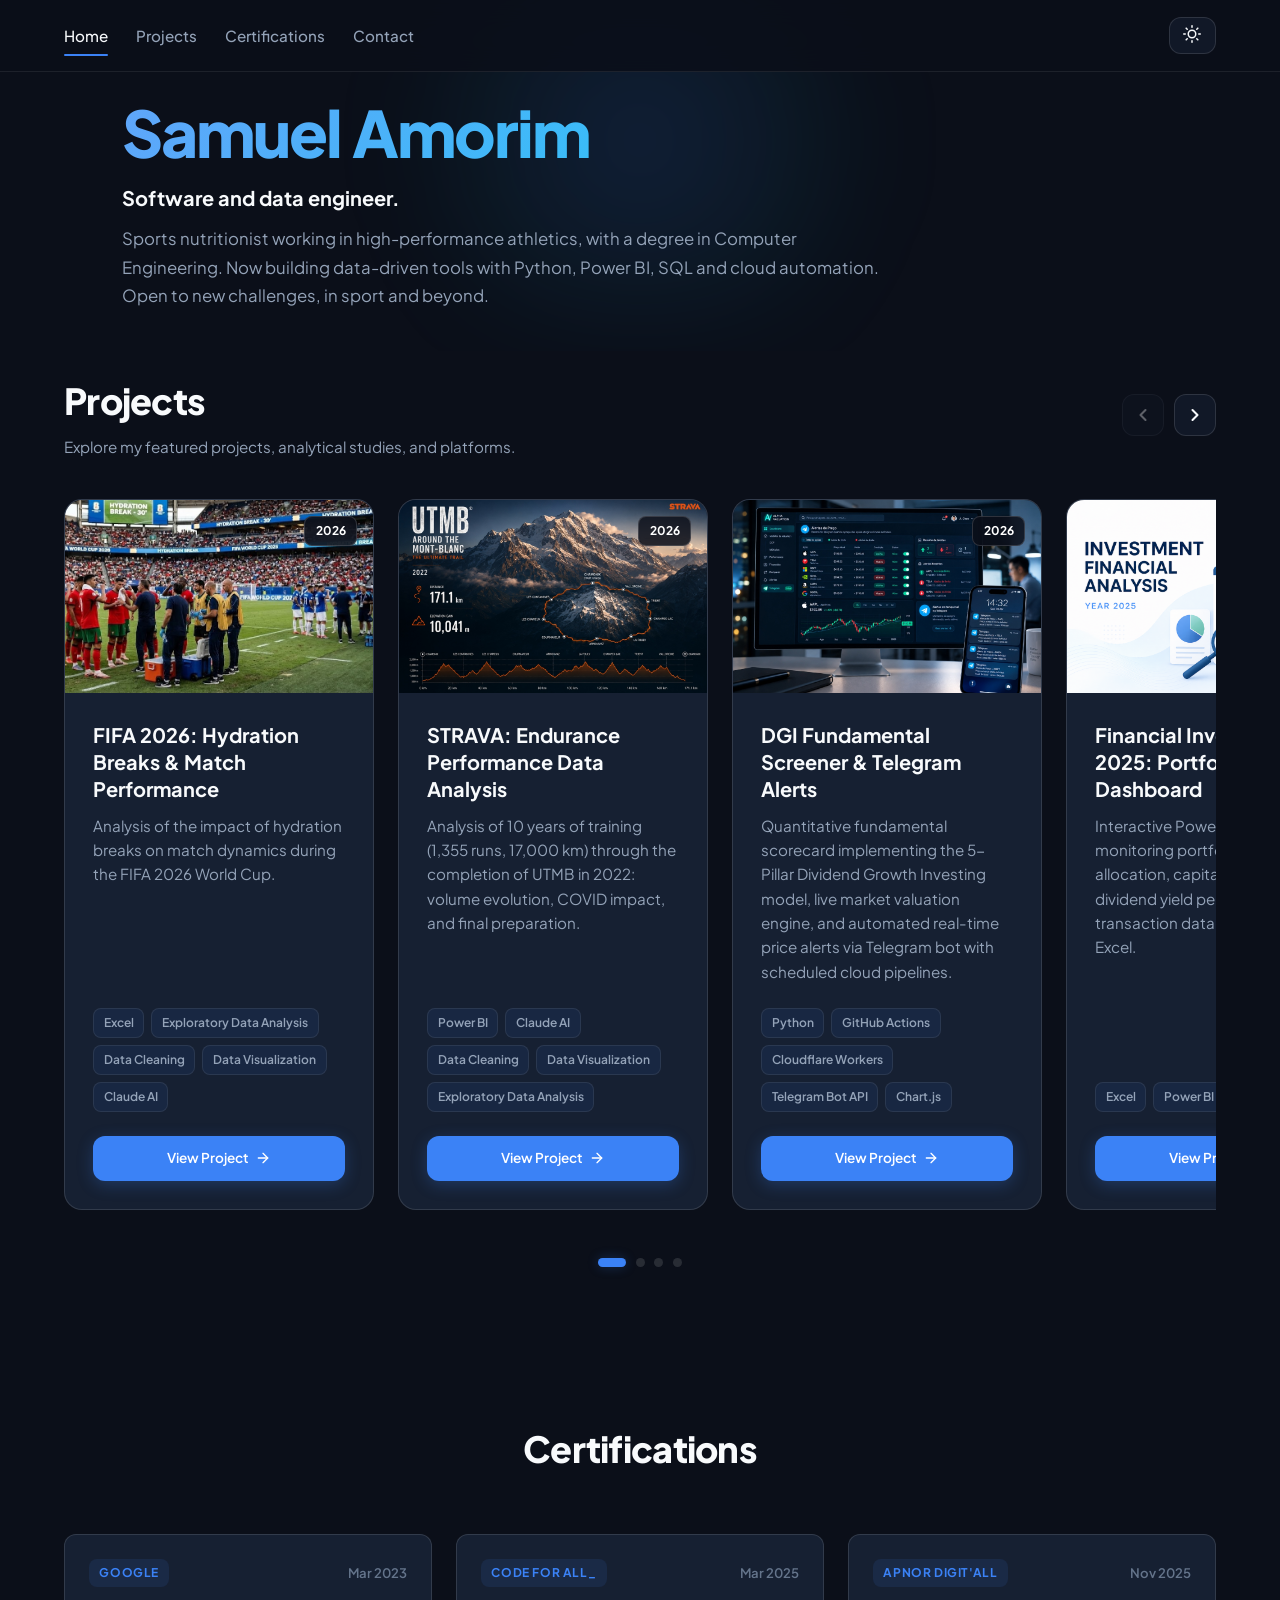
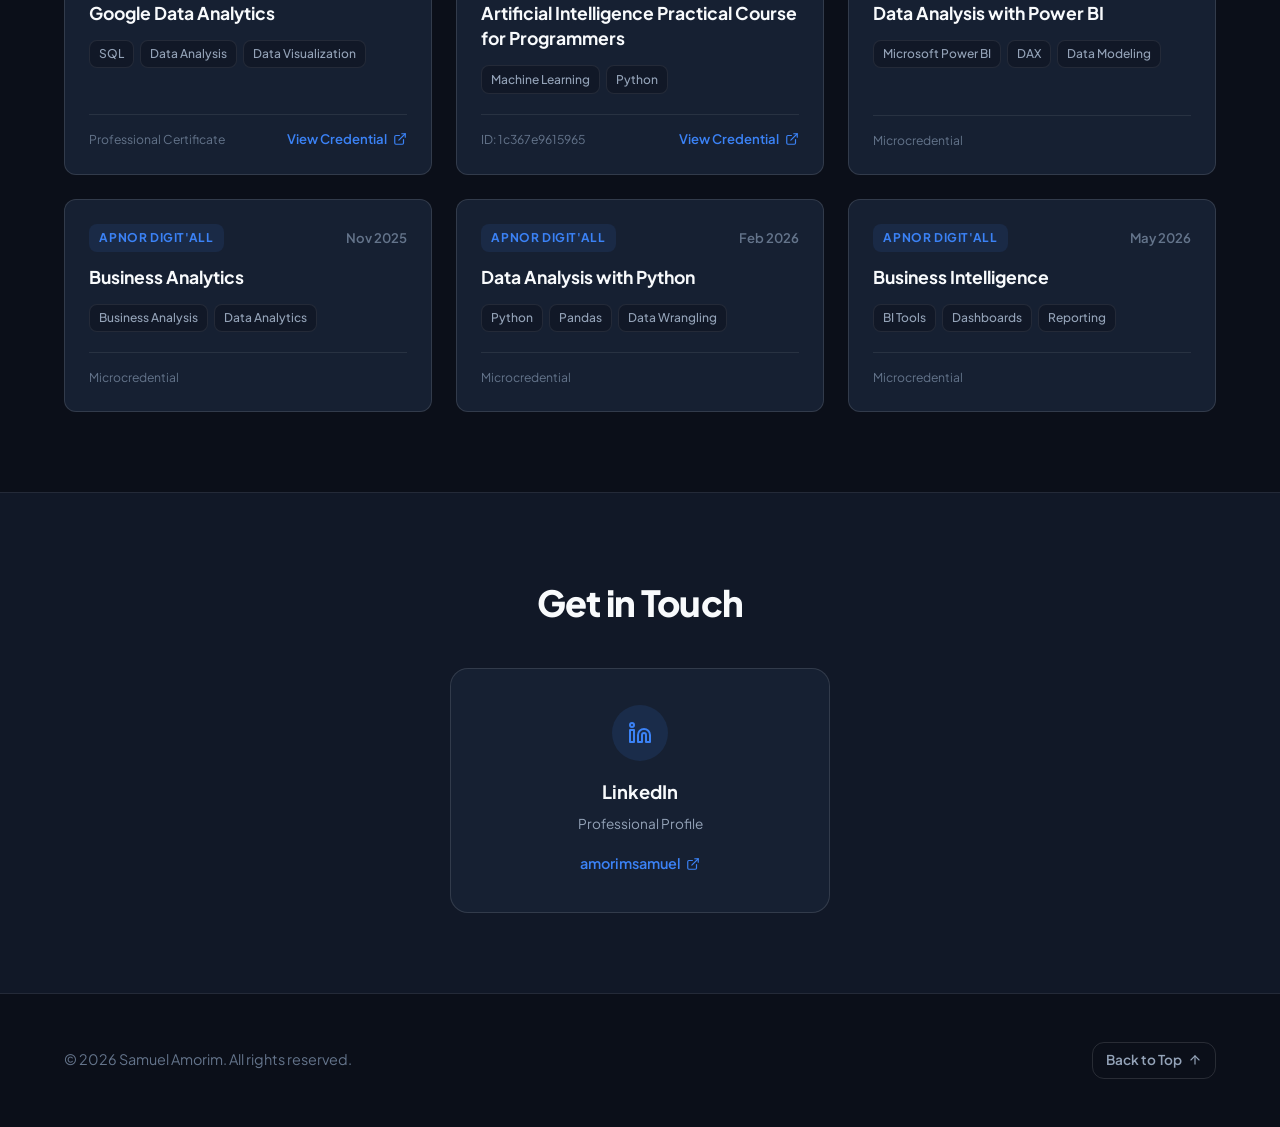
<file: index.html>
﻿<!DOCTYPE html>
<html lang="en" data-theme="dark">
<head>
  <meta charset="UTF-8" />
  <meta name="viewport" content="width=device-width, initial-scale=1.0" />
  <title>Samuel Amorim | Computer Science & Nutrition | Portfolio</title>
  <meta name="description" content="Portfolio of Samuel Amorim. Background in Computer Science and Nutrition. Software engineering, data analytics, and cloud automation." />

  <!-- Google Analytics (GA4) -->
  <script async src="https://www.googletagmanager.com/gtag/js?id=G-W76N1EJ13Q"></script>
  <script>
    window.dataLayer = window.dataLayer || [];
    function gtag(){dataLayer.push(arguments);}
    gtag('js', new Date());
    gtag('config', 'G-W76N1EJ13Q');
  </script>

  <!-- Typography: Plus Jakarta Sans -->
  <link rel="preconnect" href="https://fonts.googleapis.com">
  <link rel="preconnect" href="https://fonts.gstatic.com" crossorigin>
  <link href="https://fonts.googleapis.com/css2?family=Plus+Jakarta+Sans:wght@400;500;600;700;800;900&display=swap" rel="stylesheet">

  <meta http-equiv="Cache-Control" content="no-cache, no-store, must-revalidate" />
  <meta http-equiv="Pragma" content="no-cache" />
  <meta http-equiv="Expires" content="0" />

  <!-- Stylesheet -->
  <link rel="stylesheet" href="assets/css/modern.css?v=24" />
</head>
<body>

  <!-- ==========================================================================
       SITE HEADER / NAVBAR
       ========================================================================== -->
  <header class="site-header">
    <div class="container header-inner">
      <!-- Navigation Links -->
      <nav id="nav-links" class="nav-links">
        <a href="#home" class="nav-link active">Home</a>
        <a href="#projects" class="nav-link">Projects</a>
        <a href="#certifications" class="nav-link">Certifications</a>
        <a href="#contact" class="nav-link">Contact</a>
      </nav>

      <!-- Action Controls -->
      <div class="header-actions">
        <!-- Theme Toggle -->
        <button id="theme-toggle-btn" class="btn-control" title="Toggle Theme" aria-label="Toggle Theme">
          <span id="theme-icon">
            <svg width="16" height="16" viewBox="0 0 24 24" fill="none" stroke="currentColor" stroke-width="2" stroke-linecap="round" stroke-linejoin="round">
              <circle cx="12" cy="12" r="5"></circle>
              <line x1="12" y1="1" x2="12" y2="3"></line>
              <line x1="12" y1="21" x2="12" y2="23"></line>
              <line x1="4.22" y1="4.22" x2="5.64" y2="5.64"></line>
              <line x1="18.36" y1="18.36" x2="19.78" y2="19.78"></line>
              <line x1="1" y1="12" x2="3" y2="12"></line>
              <line x1="21" y1="12" x2="23" y2="12"></line>
              <line x1="4.22" y1="19.78" x2="5.64" y2="18.36"></line>
              <line x1="18.36" y1="5.64" x2="19.78" y2="4.22"></line>
            </svg>
          </span>
        </button>

        <!-- Mobile Hamburger Button -->
        <button id="hamburger-btn" class="hamburger-btn" aria-label="Mobile Navigation">
          <svg width="24" height="24" viewBox="0 0 24 24" fill="none" stroke="currentColor" stroke-width="2" stroke-linecap="round" stroke-linejoin="round">
            <line x1="3" y1="12" x2="21" y2="12"></line>
            <line x1="3" y1="6" x2="21" y2="6"></line>
            <line x1="3" y1="18" x2="21" y2="18"></line>
          </svg>
        </button>
      </div>
    </div>
  </header>

  <main>
    <!-- ==========================================================================
         HERO SECTION
         ========================================================================== -->
    <section id="home" class="hero">
      <div class="hero-glow-bg"></div>
      <div class="hero-inner">
        <h1>Samuel Amorim</h1>
        <p class="role">Software and data engineer.</p>
        <p class="bio">
          Sports nutritionist working in high-performance athletics, with a degree in Computer Engineering. Now building data-driven tools with Python, Power BI, SQL and cloud automation. Open to new challenges, in sport and beyond.
        </p>
      </div>
    </section>

    <!-- ==========================================================================
         PROJECTS SECTION
         ========================================================================== -->
    <section id="projects" class="section">
      <div class="container">
        <div class="projects-header-row">
          <div>
            <h2 class="section-title" style="margin-bottom: 0.25rem;">Projects</h2>
            <p style="color: var(--text-secondary); font-size: 0.95rem;">Explore my featured projects, analytical studies, and platforms.</p>
          </div>
          <div class="carousel-controls">
            <button id="projects-prev-btn" class="carousel-btn" aria-label="Previous Project" title="Previous Project">
              <svg width="20" height="20" viewBox="0 0 24 24" fill="none" stroke="currentColor" stroke-width="2.5" stroke-linecap="round" stroke-linejoin="round">
                <polyline points="15 18 9 12 15 6"></polyline>
              </svg>
            </button>
            <button id="projects-next-btn" class="carousel-btn" aria-label="Next Project" title="Next Project">
              <svg width="20" height="20" viewBox="0 0 24 24" fill="none" stroke="currentColor" stroke-width="2.5" stroke-linecap="round" stroke-linejoin="round">
                <polyline points="9 18 15 12 9 6"></polyline>
              </svg>
            </button>
          </div>
        </div>

        <!-- Projects Grid -->
        <div class="projects-grid">
          
          <!-- Project 1: FIFA 2026: Hydration Breaks & Match Performance -->
          <article class="project-card" data-categories="bi sports analytics">
            <div class="project-thumb-wrapper">
              <a href="fifa_2026_hydration.html">
                <img src="images/fifa_2026_hydration.jpg?v=4" alt="FIFA 2026: Hydration Breaks & Match Performance" class="project-thumb" loading="lazy" />
              </a>
              <span class="project-badge-year">2026</span>
            </div>
            <div class="project-content">
              <h3 class="project-title">
                <a href="fifa_2026_hydration.html">FIFA 2026: Hydration Breaks &amp; Match Performance</a>
              </h3>
              <p class="project-desc">
                Analysis of the impact of hydration breaks on match dynamics during the FIFA 2026 World Cup.
              </p>
              <div class="project-tags">
                <span class="tech-tag">Excel</span>
                <span class="tech-tag">Exploratory Data Analysis</span>
                <span class="tech-tag">Data Cleaning</span>
                <span class="tech-tag">Data Visualization</span>
                <span class="tech-tag">Claude AI</span>
              </div>
              <div class="project-actions">
                <a href="fifa_2026_hydration.html" class="btn btn-primary btn-card">
                  <span>View Project</span>
                  <svg width="16" height="16" viewBox="0 0 24 24" fill="none" stroke="currentColor" stroke-width="2" stroke-linecap="round" stroke-linejoin="round">
                    <line x1="5" y1="12" x2="19" y2="12"></line>
                    <polyline points="12 5 19 12 12 19"></polyline>
                  </svg>
                </a>
              </div>
            </div>
          </article>

          <!-- Project 2: Endurance Dataset Analysis -->
          <article class="project-card" data-categories="python bi">
            <div class="project-thumb-wrapper">
              <img src="images/strava_utmb.jpg?v=2" alt="STRAVA: Endurance Performance Data Analysis" class="project-thumb" loading="lazy" />
              <span class="project-badge-year">2026</span>
            </div>
            <div class="project-content">
              <h3 class="project-title">
                <a href="strava_utmb.html">STRAVA: Endurance Performance Data Analysis</a>
              </h3>
              <p class="project-desc">
                Analysis of 10 years of training (1,355 runs, 17,000 km) through the completion of UTMB in 2022: volume evolution, COVID impact, and final preparation.
              </p>
              <div class="project-tags">
                <span class="tech-tag">Power BI</span>
                <span class="tech-tag">Claude AI</span>
                <span class="tech-tag">Data Cleaning</span>
                <span class="tech-tag">Data Visualization</span>
                <span class="tech-tag">Exploratory Data Analysis</span>
              </div>
              <div class="project-actions">
                <a href="strava_utmb.html" class="btn btn-primary btn-card">
                  <span>View Project</span>
                  <svg width="16" height="16" viewBox="0 0 24 24" fill="none" stroke="currentColor" stroke-width="2" stroke-linecap="round" stroke-linejoin="round">
                    <line x1="5" y1="12" x2="19" y2="12"></line>
                    <polyline points="12 5 19 12 12 19"></polyline>
                  </svg>
                </a>
              </div>
            </div>
          </article>

          <!-- Project 3: DGI Fundamental Screener -->
          <article class="project-card" data-categories="python finance">
            <div class="project-thumb-wrapper">
              <img src="images/company_analysis.jpg?v=2" alt="DGI Fundamental Screener & Telegram Alerts" class="project-thumb" loading="lazy" />
              <span class="project-badge-year">2026</span>
            </div>
            <div class="project-content">
              <h3 class="project-title">
                <a href="company_analysis.html">DGI Fundamental Screener & Telegram Alerts</a>
              </h3>
              <p class="project-desc">
                Quantitative fundamental scorecard implementing the 5-Pillar Dividend Growth Investing model, live market valuation engine, and automated real-time price alerts via Telegram bot with scheduled cloud pipelines.
              </p>
              <div class="project-tags">
                <span class="tech-tag">Python</span>
                <span class="tech-tag">GitHub Actions</span>
                <span class="tech-tag">Cloudflare Workers</span>
                <span class="tech-tag">Telegram Bot API</span>
                <span class="tech-tag">Chart.js</span>
              </div>
              <div class="project-actions">
                <a href="company_analysis.html" class="btn btn-primary btn-card">
                  <span>View Project</span>
                  <svg width="16" height="16" viewBox="0 0 24 24" fill="none" stroke="currentColor" stroke-width="2" stroke-linecap="round" stroke-linejoin="round">
                    <line x1="5" y1="12" x2="19" y2="12"></line>
                    <polyline points="12 5 19 12 12 19"></polyline>
                  </svg>
                </a>
              </div>
            </div>
          </article>

          <!-- Project 4: Financial Investments Dashboard -->
          <article class="project-card" data-categories="finance bi">
            <div class="project-thumb-wrapper">
              <img src="images/investimentos_2025.png" alt="Financial Investments 2025: Portfolio Dashboard" class="project-thumb" loading="lazy" />
              <span class="project-badge-year">2025</span>
            </div>
            <div class="project-content">
              <h3 class="project-title">
                <a href="financial_investments_2025.html">Financial Investments 2025: Portfolio Dashboard</a>
              </h3>
              <p class="project-desc">
                Interactive Power BI dashboard monitoring portfolio asset allocation, capital evolution, and dividend yield performance, with transaction data organized in Excel.
              </p>
              <div class="project-tags">
                <span class="tech-tag">Excel</span>
                <span class="tech-tag">Power BI</span>
              </div>
              <div class="project-actions">
                <a href="financial_investments_2025.html" class="btn btn-primary btn-card">
                  <span>View Project</span>
                  <svg width="16" height="16" viewBox="0 0 24 24" fill="none" stroke="currentColor" stroke-width="2" stroke-linecap="round" stroke-linejoin="round">
                    <line x1="5" y1="12" x2="19" y2="12"></line>
                    <polyline points="12 5 19 12 12 19"></polyline>
                  </svg>
                </a>
              </div>
            </div>
          </article>
        </div>

        <!-- Carousel Dots Indicator -->
        <div class="carousel-dots" id="projects-carousel-dots" aria-label="Project navigation"></div>
      </div>
    </section>

    <!-- ==========================================================================
         CERTIFICATIONS SECTION
         ========================================================================== -->
    <section id="certifications" class="section">
      <div class="container">
        <div class="section-header">
          <h2 class="section-title">Certifications</h2>
        </div>

        <div class="certifications-grid">

          <!-- Cert 1: Google Data Analytics -->
          <article class="cert-card">
            <div class="cert-card-header">
              <span class="cert-issuer">Google</span>
              <span class="cert-date">Mar 2023</span>
            </div>
            <h3 class="cert-title">Google Data Analytics</h3>
            <div class="cert-skills-list">
              <span class="cert-skill-pill">SQL</span>
              <span class="cert-skill-pill">Data Analysis</span>
              <span class="cert-skill-pill">Data Visualization</span>
            </div>
            <div class="cert-card-footer">
              <span class="cert-code">Professional Certificate</span>
              <a href="https://www.coursera.org/account/accomplishments/verify/RVPPPU4CJRKC" target="_blank" rel="noopener noreferrer" class="cert-verify-btn">
                <span>View Credential</span>
                <svg width="14" height="14" viewBox="0 0 24 24" fill="none" stroke="currentColor" stroke-width="2" stroke-linecap="round" stroke-linejoin="round"><path d="M18 13v6a2 2 0 0 1-2 2H5a2 2 0 0 1-2-2V8a2 2 0 0 1 2-2h6"></path><polyline points="15 3 21 3 21 9"></polyline><line x1="10" y1="14" x2="21" y2="3"></line></svg>
              </a>
            </div>
          </article>

          <!-- Cert 2: AI Practical Course for Programmers -->
          <article class="cert-card">
            <div class="cert-card-header">
              <span class="cert-issuer">Code for All_</span>
              <span class="cert-date">Mar 2025</span>
            </div>
            <h3 class="cert-title">Artificial Intelligence Practical Course for Programmers</h3>
            <div class="cert-skills-list">
              <span class="cert-skill-pill">Machine Learning</span>
              <span class="cert-skill-pill">Python</span>
            </div>
            <div class="cert-card-footer">
              <span class="cert-code">ID: 1c367e9615965</span>
              <a href="https://certificate.codeforall.com/verify/1c367e9615965" target="_blank" rel="noopener noreferrer" class="cert-verify-btn">
                <span>View Credential</span>
                <svg width="14" height="14" viewBox="0 0 24 24" fill="none" stroke="currentColor" stroke-width="2" stroke-linecap="round" stroke-linejoin="round"><path d="M18 13v6a2 2 0 0 1-2 2H5a2 2 0 0 1-2-2V8a2 2 0 0 1 2-2h6"></path><polyline points="15 3 21 3 21 9"></polyline><line x1="10" y1="14" x2="21" y2="3"></line></svg>
              </a>
            </div>
          </article>

          <!-- Cert 3: Data Analysis with Power BI -->
          <article class="cert-card">
            <div class="cert-card-header">
              <span class="cert-issuer">APNOR Digit'ALL</span>
              <span class="cert-date">Nov 2025</span>
            </div>
            <h3 class="cert-title">Data Analysis with Power BI</h3>
            <div class="cert-skills-list">
              <span class="cert-skill-pill">Microsoft Power BI</span>
              <span class="cert-skill-pill">DAX</span>
              <span class="cert-skill-pill">Data Modeling</span>
            </div>
            <div class="cert-card-footer">
              <span class="cert-code">Microcredential</span>
            </div>
          </article>

          <!-- Cert 4: Business Analytics -->
          <article class="cert-card">
            <div class="cert-card-header">
              <span class="cert-issuer">APNOR Digit'ALL</span>
              <span class="cert-date">Nov 2025</span>
            </div>
            <h3 class="cert-title">Business Analytics</h3>
            <div class="cert-skills-list">
              <span class="cert-skill-pill">Business Analysis</span>
              <span class="cert-skill-pill">Data Analytics</span>
            </div>
            <div class="cert-card-footer">
              <span class="cert-code">Microcredential</span>
            </div>
          </article>

          <!-- Cert 5: Data Analysis with Python -->
          <article class="cert-card">
            <div class="cert-card-header">
              <span class="cert-issuer">APNOR Digit'ALL</span>
              <span class="cert-date">Feb 2026</span>
            </div>
            <h3 class="cert-title">Data Analysis with Python</h3>
            <div class="cert-skills-list">
              <span class="cert-skill-pill">Python</span>
              <span class="cert-skill-pill">Pandas</span>
              <span class="cert-skill-pill">Data Wrangling</span>
            </div>
            <div class="cert-card-footer">
              <span class="cert-code">Microcredential</span>
            </div>
          </article>

          <!-- Cert 6: Business Intelligence -->
          <article class="cert-card">
            <div class="cert-card-header">
              <span class="cert-issuer">APNOR Digit'ALL</span>
              <span class="cert-date">May 2026</span>
            </div>
            <h3 class="cert-title">Business Intelligence</h3>
            <div class="cert-skills-list">
              <span class="cert-skill-pill">BI Tools</span>
              <span class="cert-skill-pill">Dashboards</span>
              <span class="cert-skill-pill">Reporting</span>
            </div>
            <div class="cert-card-footer">
              <span class="cert-code">Microcredential</span>
            </div>
          </article>

        </div>
      </div>
    </section>

    <!-- ==========================================================================
         CONTACT SECTION
         ========================================================================== -->
    <section id="contact" class="section contact-section">
      <div class="container">
        <div class="section-header" style="margin-bottom: 2.25rem;">
          <h2 class="section-title">Get in Touch</h2>
        </div>

        <div class="contact-cards-grid" style="display: flex !important; justify-content: center !important; align-items: center !important; max-width: 380px !important; margin: 0 auto !important;">
          <!-- LinkedIn -->
          <div class="contact-card" style="width: 100% !important; margin: 0 auto !important;">
            <div class="contact-icon-wrapper">
              <svg width="24" height="24" viewBox="0 0 24 24" fill="none" stroke="currentColor" stroke-width="2" stroke-linecap="round" stroke-linejoin="round">
                <path d="M16 8a6 6 0 0 1 6 6v7h-4v-7a2 2 0 0 0-2-2 2 2 0 0 0-2 2v7h-4v-7a6 6 0 0 1 6-6z"></path>
                <rect x="2" y="9" width="4" height="12"></rect>
                <circle cx="4" cy="4" r="2"></circle>
              </svg>
            </div>
            <h3 class="contact-card-title">LinkedIn</h3>
            <p class="contact-card-subtitle">Professional Profile</p>
            <a href="https://www.linkedin.com/in/amorimsamuel/" target="_blank" rel="noopener noreferrer" class="contact-card-link">
              <span>amorimsamuel</span>
              <svg width="14" height="14" viewBox="0 0 24 24" fill="none" stroke="currentColor" stroke-width="2" stroke-linecap="round" stroke-linejoin="round"><path d="M18 13v6a2 2 0 0 1-2 2H5a2 2 0 0 1-2-2V8a2 2 0 0 1 2-2h6"></path><polyline points="15 3 21 3 21 9"></polyline><line x1="10" y1="14" x2="21" y2="3"></line></svg>
            </a>
          </div>
        </div>
      </div>
    </section>
  </main>

  <!-- ==========================================================================
       SITE FOOTER
       ========================================================================== -->
  <footer class="site-footer">
    <div class="container footer-inner">
      <div class="footer-copy">
        <p>&copy; 2026 Samuel Amorim. All rights reserved.</p>
      </div>
      <a href="#home" class="back-to-top">
        <span>Back to Top</span>
        <svg width="14" height="14" viewBox="0 0 24 24" fill="none" stroke="currentColor" stroke-width="2" stroke-linecap="round" stroke-linejoin="round">
          <line x1="12" y1="19" x2="12" y2="5"></line>
          <polyline points="5 12 12 5 19 12"></polyline>
        </svg>
      </a>
    </div>
  </footer>

  <!-- Scripts -->
  <script src="assets/js/modern.js?v=5"></script>
</body>
</html>
</file>
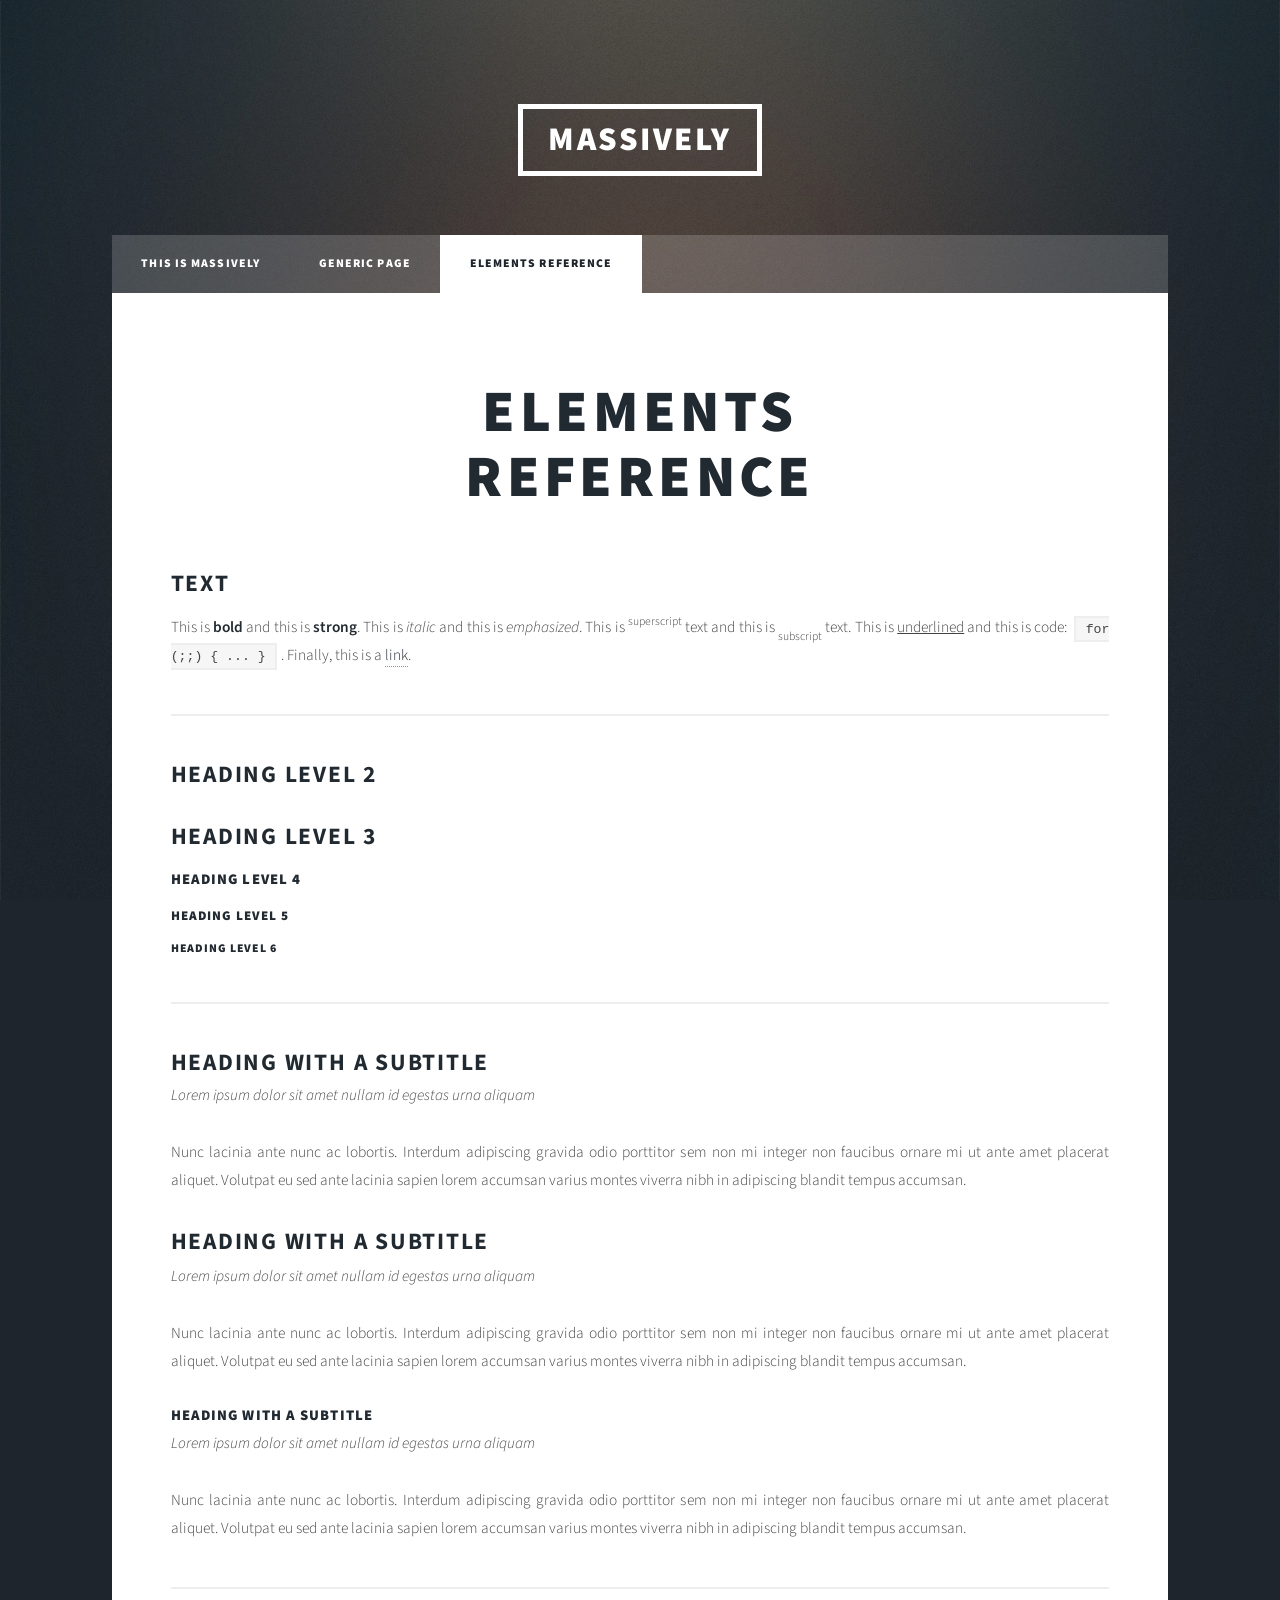
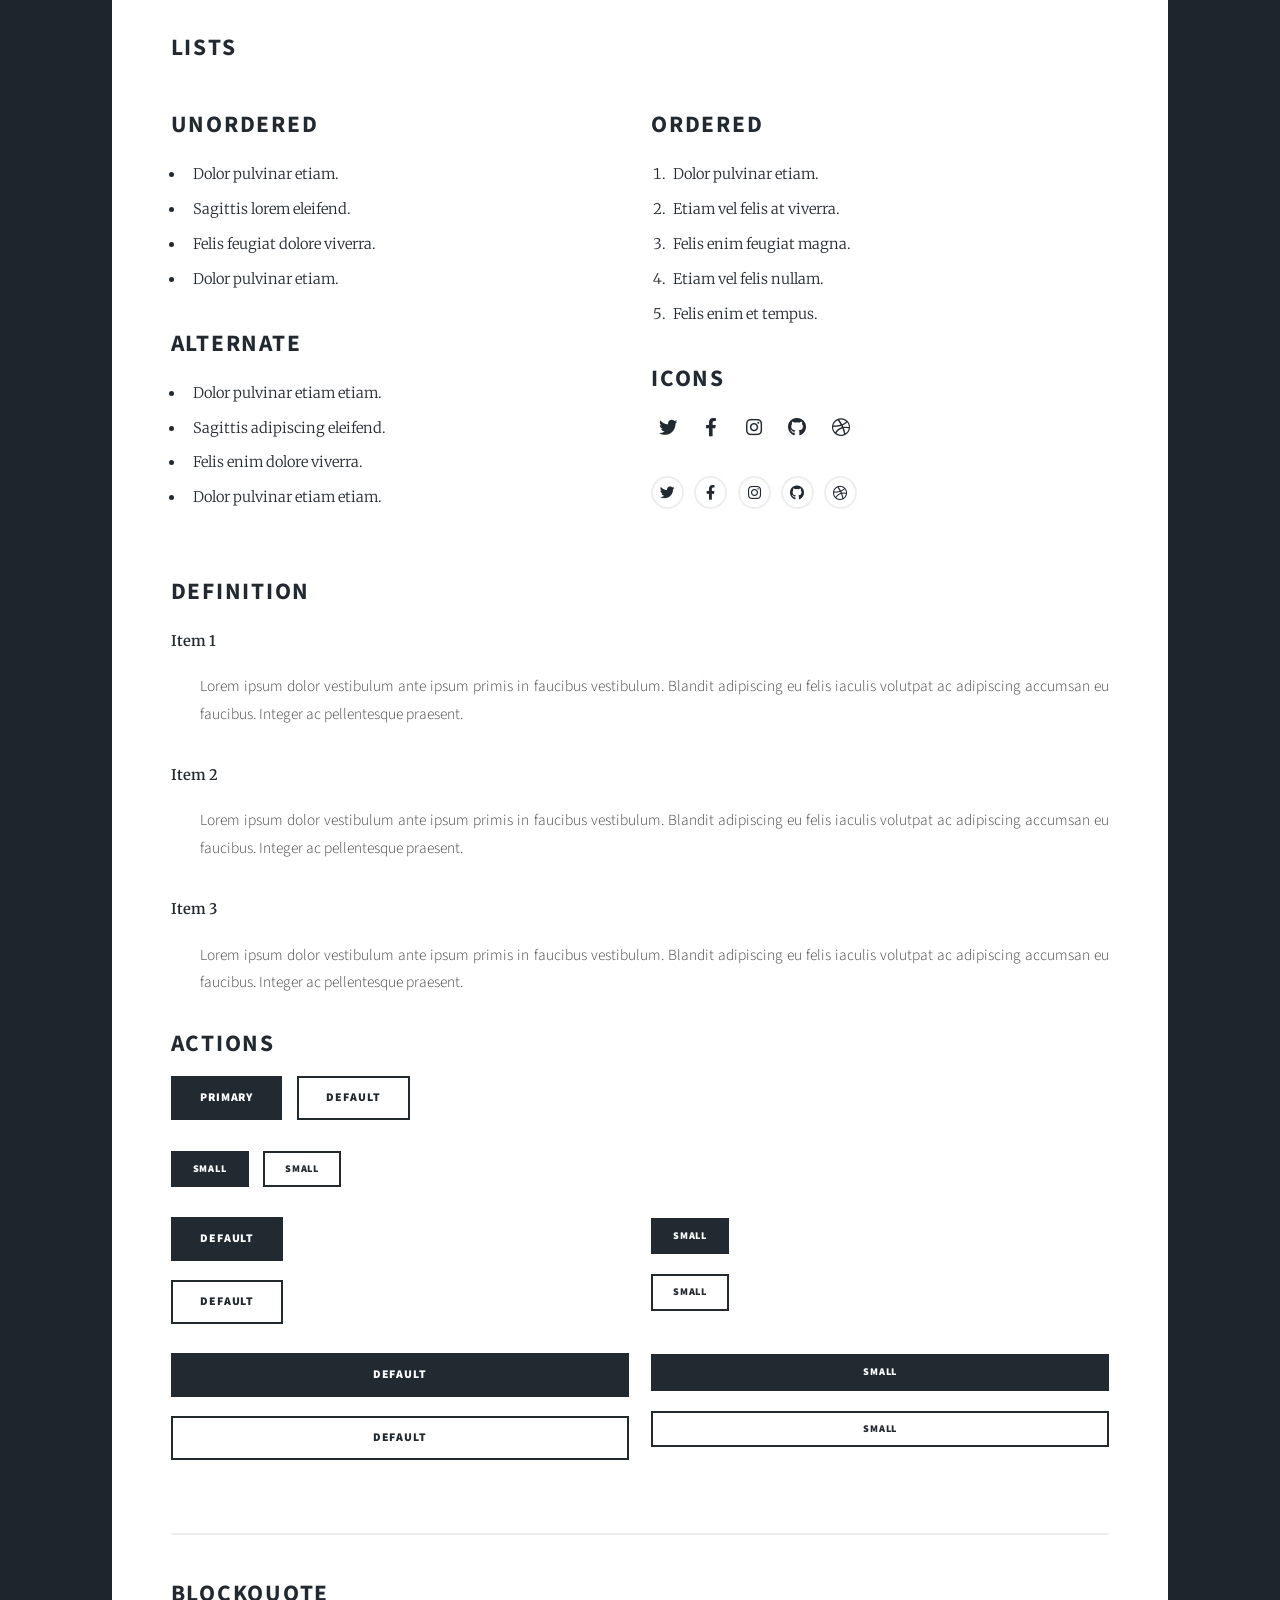
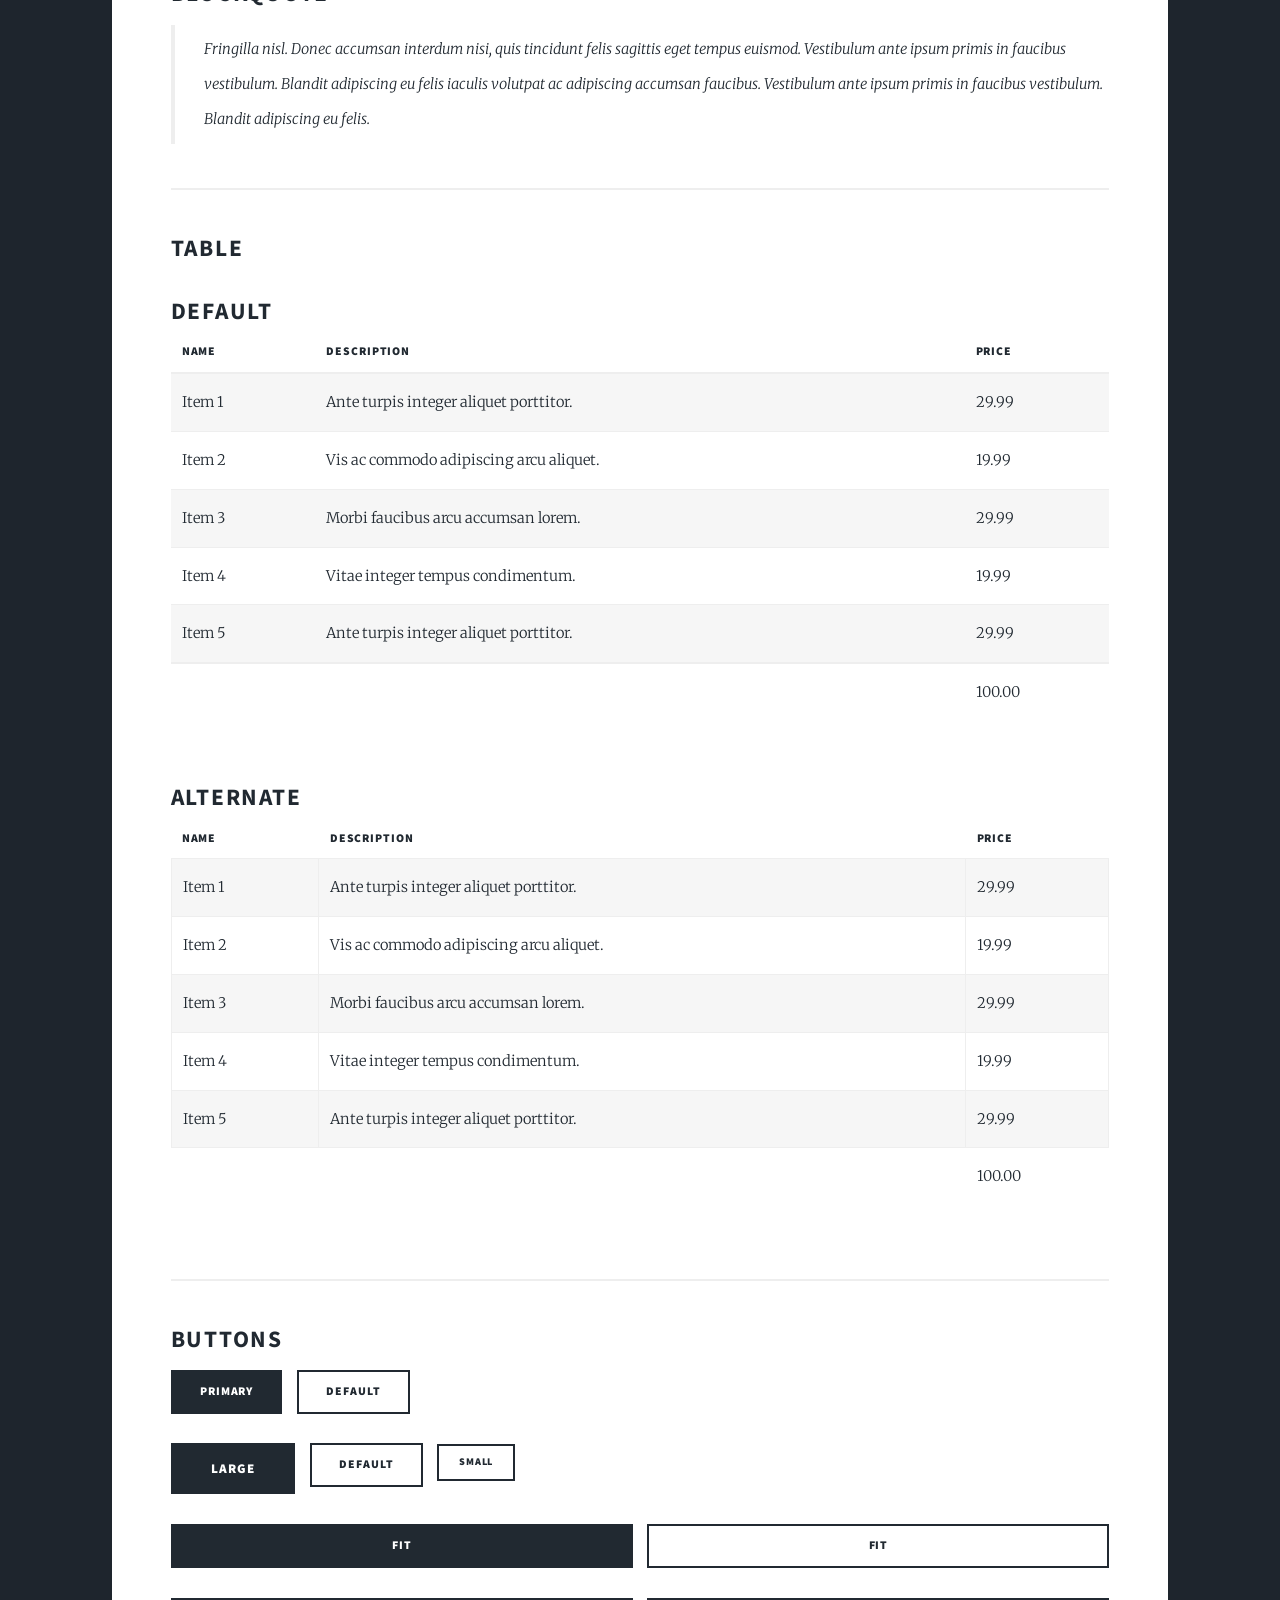
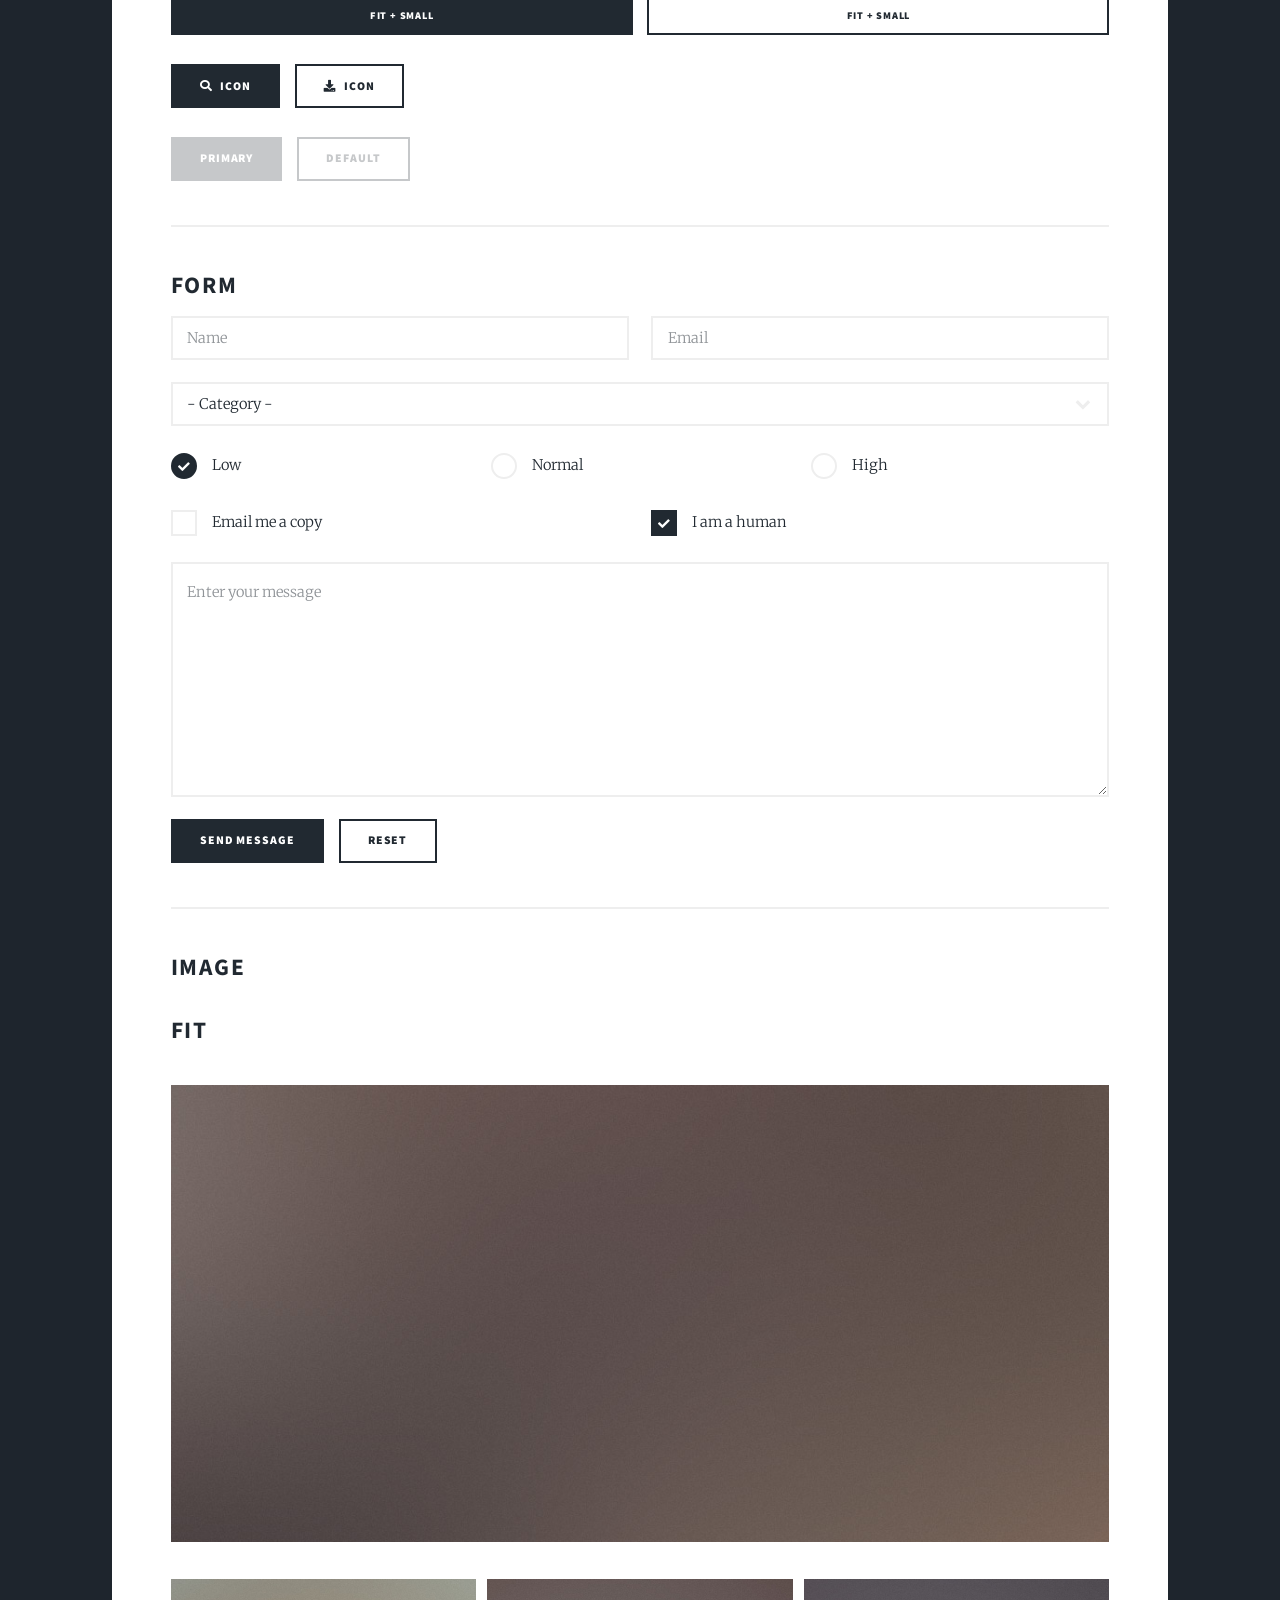
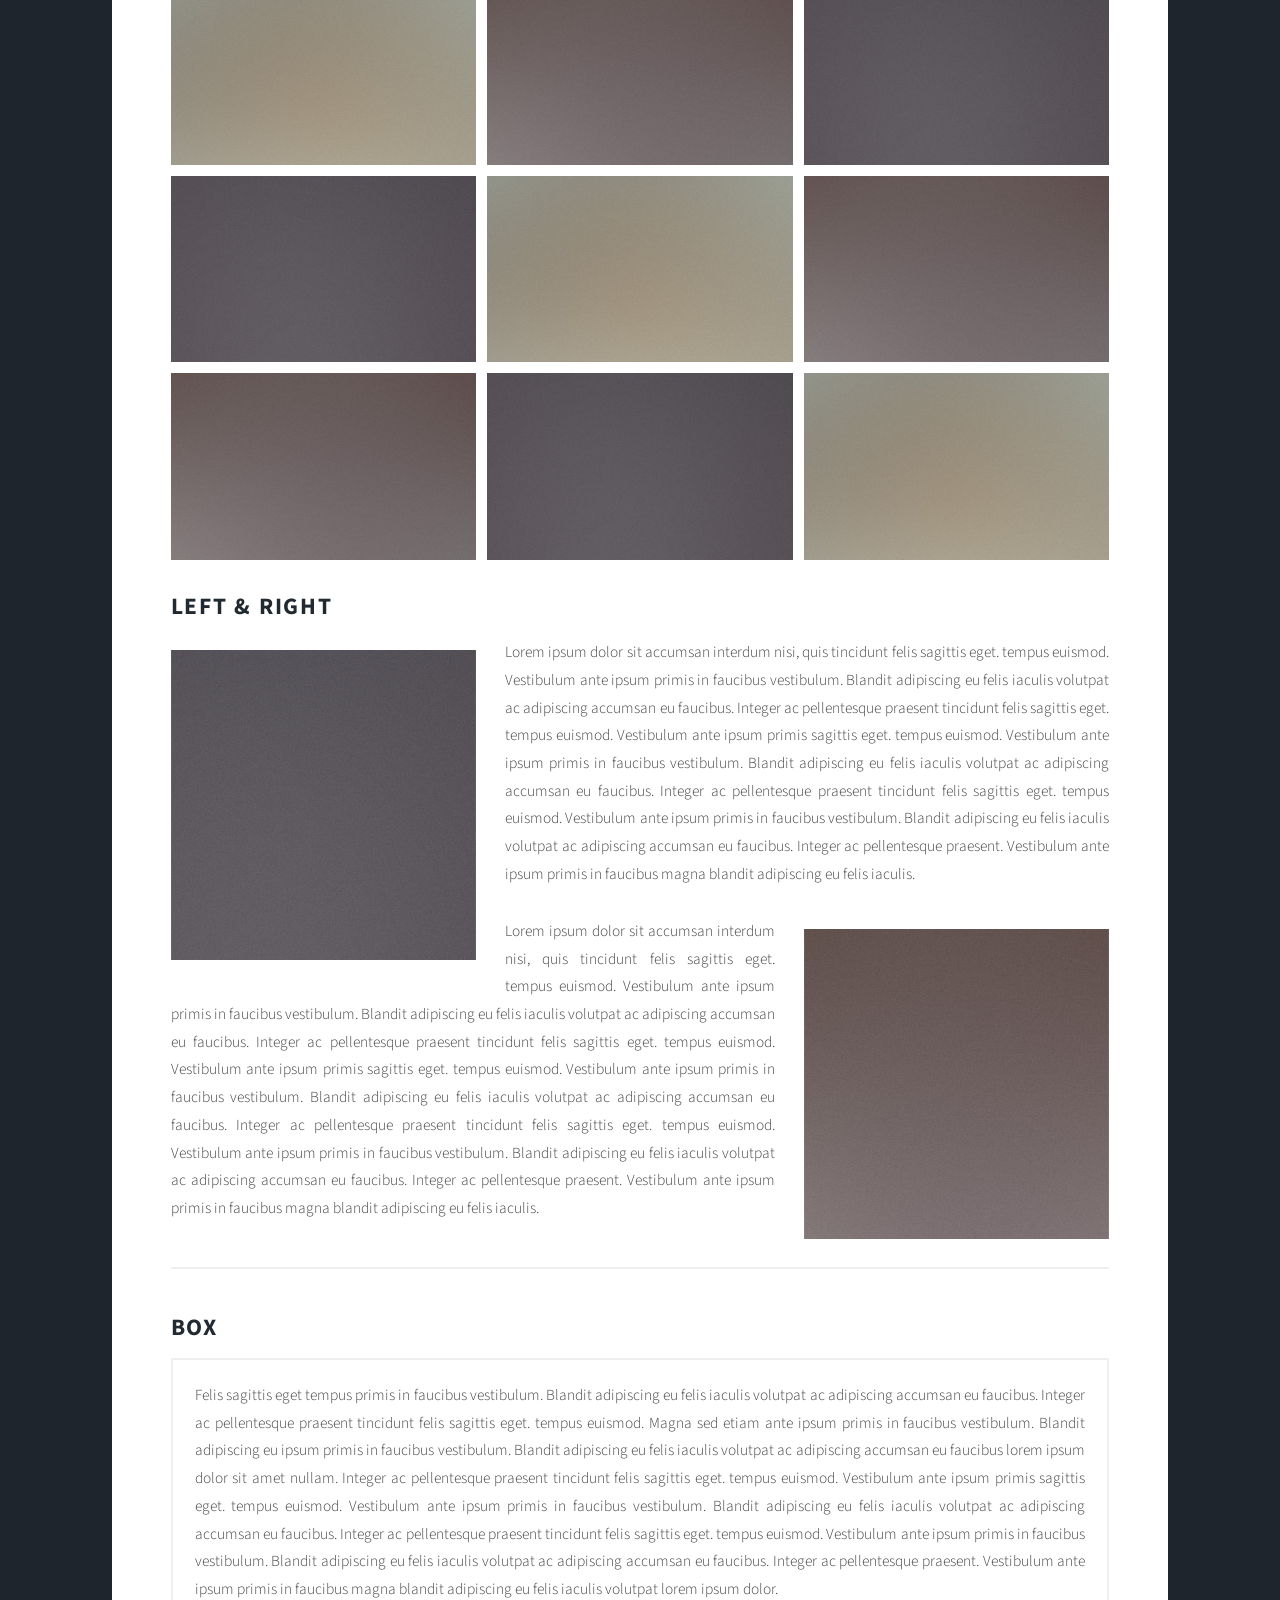
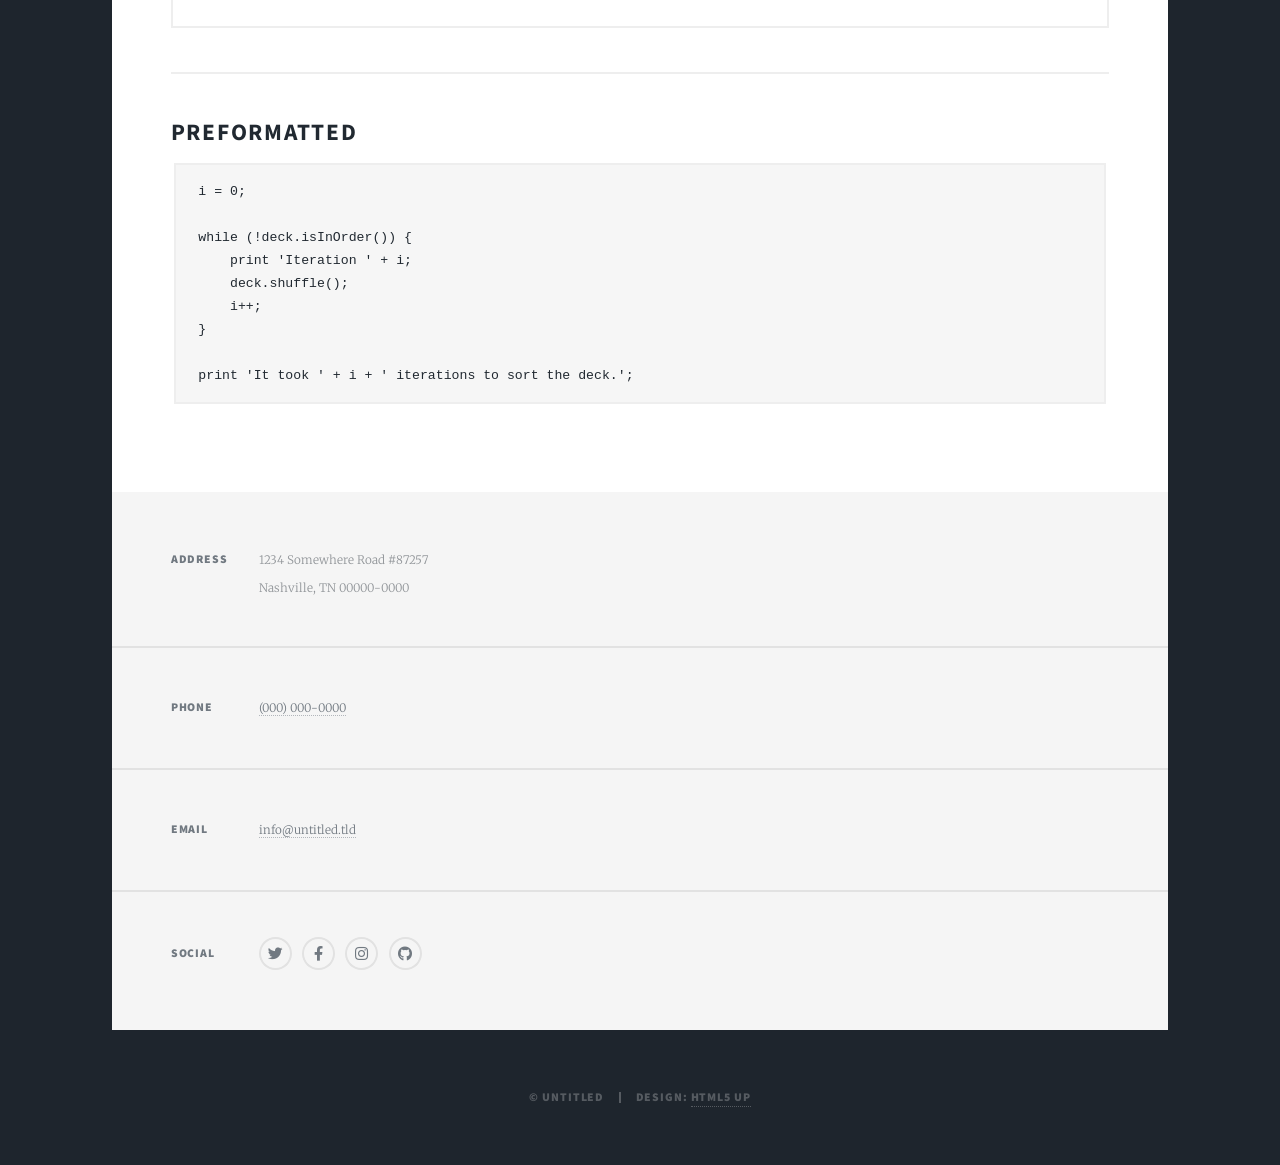
<file: elements.html>
<!DOCTYPE HTML>
<!--
	Massively by HTML5 UP
	html5up.net | @ajlkn
	Free for personal and commercial use under the CCA 3.0 license (html5up.net/license)
-->
<html>
	<head>
		<title>Elements Reference - Massively by HTML5 UP</title>
		<meta charset="utf-8" />
		<meta name="viewport" content="width=device-width, initial-scale=1, user-scalable=no" />
		<link rel="stylesheet" href="assets/css/main.css" />
		<noscript><link rel="stylesheet" href="assets/css/noscript.css" /></noscript>
		<!-- Google Analytics (GA4) -->
		<script async src="https://www.googletagmanager.com/gtag/js?id=G-W76N1EJ13Q"></script>
		<script>
		  window.dataLayer = window.dataLayer || [];
		  function gtag(){dataLayer.push(arguments);}
		  gtag('js', new Date());

		  gtag('config', 'G-W76N1EJ13Q');
		</script>
	</head>
	<body class="is-preload">

		<!-- Wrapper -->
			<div id="wrapper">

				<!-- Header -->
					<header id="header">
						<a href="index.html" class="logo">Massively</a>
					</header>

				<!-- Nav -->
					<nav id="nav">
						<ul class="links">
							<li><a href="index.html">This is Massively</a></li>
							<li><a href="generic.html">Generic Page</a></li>
							<li class="active"><a href="elements.html">Elements Reference</a></li>
						</ul>
					</nav>

				<!-- Main -->
					<div id="main">

						<!-- Post -->
							<section class="post">
								<header class="major">
									<h1>Elements<br />
									Reference</h1>
								</header>

								<!-- Text stuff -->
									<h2>Text</h2>
									<p>This is <b>bold</b> and this is <strong>strong</strong>. This is <i>italic</i> and this is <em>emphasized</em>.
									This is <sup>superscript</sup> text and this is <sub>subscript</sub> text.
									This is <u>underlined</u> and this is code: <code>for (;;) { ... }</code>.
									Finally, this is a <a href="#">link</a>.</p>
									<hr />
									<h2>Heading Level 2</h2>
									<h3>Heading Level 3</h3>
									<h4>Heading Level 4</h4>
									<h5>Heading Level 5</h5>
									<h6>Heading Level 6</h6>
									<hr />
									<header>
										<h2>Heading with a Subtitle</h2>
										<p>Lorem ipsum dolor sit amet nullam id egestas urna aliquam</p>
									</header>
									<p>Nunc lacinia ante nunc ac lobortis. Interdum adipiscing gravida odio porttitor sem non mi integer non faucibus ornare mi ut ante amet placerat aliquet. Volutpat eu sed ante lacinia sapien lorem accumsan varius montes viverra nibh in adipiscing blandit tempus accumsan.</p>
									<header>
										<h3>Heading with a Subtitle</h3>
										<p>Lorem ipsum dolor sit amet nullam id egestas urna aliquam</p>
									</header>
									<p>Nunc lacinia ante nunc ac lobortis. Interdum adipiscing gravida odio porttitor sem non mi integer non faucibus ornare mi ut ante amet placerat aliquet. Volutpat eu sed ante lacinia sapien lorem accumsan varius montes viverra nibh in adipiscing blandit tempus accumsan.</p>
									<header>
										<h4>Heading with a Subtitle</h4>
										<p>Lorem ipsum dolor sit amet nullam id egestas urna aliquam</p>
									</header>
									<p>Nunc lacinia ante nunc ac lobortis. Interdum adipiscing gravida odio porttitor sem non mi integer non faucibus ornare mi ut ante amet placerat aliquet. Volutpat eu sed ante lacinia sapien lorem accumsan varius montes viverra nibh in adipiscing blandit tempus accumsan.</p>

									<hr />

								<!-- Lists -->
									<h2>Lists</h2>
									<div class="row">
										<div class="col-6 col-12-small">

											<h3>Unordered</h3>
											<ul>
												<li>Dolor pulvinar etiam.</li>
												<li>Sagittis lorem eleifend.</li>
												<li>Felis feugiat dolore viverra.</li>
												<li>Dolor pulvinar etiam.</li>
											</ul>

											<h3>Alternate</h3>
											<ul class="alt">
												<li>Dolor pulvinar etiam etiam.</li>
												<li>Sagittis adipiscing eleifend.</li>
												<li>Felis enim dolore viverra.</li>
												<li>Dolor pulvinar etiam etiam.</li>
											</ul>

										</div>
										<div class="col-6 col-12-small">

											<h3>Ordered</h3>
											<ol>
												<li>Dolor pulvinar etiam.</li>
												<li>Etiam vel felis at viverra.</li>
												<li>Felis enim feugiat magna.</li>
												<li>Etiam vel felis nullam.</li>
												<li>Felis enim et tempus.</li>
											</ol>

											<h3>Icons</h3>
											<ul class="icons">
												<li><a href="#" class="icon brands fa-twitter"><span class="label">Twitter</span></a></li>
												<li><a href="#" class="icon brands fa-facebook-f"><span class="label">Facebook</span></a></li>
												<li><a href="#" class="icon brands fa-instagram"><span class="label">Instagram</span></a></li>
												<li><a href="#" class="icon brands fa-github"><span class="label">Github</span></a></li>
												<li><a href="#" class="icon brands fa-dribbble"><span class="label">Dribbble</span></a></li>
											</ul>
											<ul class="icons alt">
												<li><a href="#" class="icon brands alt fa-twitter"><span class="label">Twitter</span></a></li>
												<li><a href="#" class="icon brands alt fa-facebook-f"><span class="label">Facebook</span></a></li>
												<li><a href="#" class="icon brands alt fa-instagram"><span class="label">Instagram</span></a></li>
												<li><a href="#" class="icon brands alt fa-github"><span class="label">Github</span></a></li>
												<li><a href="#" class="icon brands alt fa-dribbble"><span class="label">Dribbble</span></a></li>
											</ul>

										</div>
									</div>
									<h3>Definition</h3>
									<dl>
										<dt>Item 1</dt>
										<dd>
											<p>Lorem ipsum dolor vestibulum ante ipsum primis in faucibus vestibulum. Blandit adipiscing eu felis iaculis volutpat ac adipiscing accumsan eu faucibus. Integer ac pellentesque praesent.</p>
										</dd>
										<dt>Item 2</dt>
										<dd>
											<p>Lorem ipsum dolor vestibulum ante ipsum primis in faucibus vestibulum. Blandit adipiscing eu felis iaculis volutpat ac adipiscing accumsan eu faucibus. Integer ac pellentesque praesent.</p>
										</dd>
										<dt>Item 3</dt>
										<dd>
											<p>Lorem ipsum dolor vestibulum ante ipsum primis in faucibus vestibulum. Blandit adipiscing eu felis iaculis volutpat ac adipiscing accumsan eu faucibus. Integer ac pellentesque praesent.</p>
										</dd>
									</dl>

									<h3>Actions</h3>
									<ul class="actions">
										<li><a href="#" class="button primary">Primary</a></li>
										<li><a href="#" class="button">Default</a></li>
									</ul>
									<ul class="actions small">
										<li><a href="#" class="button primary small">Small</a></li>
										<li><a href="#" class="button small">Small</a></li>
									</ul>
									<div class="row">
										<div class="col-6 col-12-small">
											<ul class="actions stacked">
												<li><a href="#" class="button primary">Default</a></li>
												<li><a href="#" class="button">Default</a></li>
											</ul>
										</div>
										<div class="col-6 col-12-small">
											<ul class="actions stacked">
												<li><a href="#" class="button primary small">Small</a></li>
												<li><a href="#" class="button small">Small</a></li>
											</ul>
										</div>
									</div>
									<div class="row">
										<div class="col-6 col-12-small">
											<ul class="actions stacked">
												<li><a href="#" class="button primary fit">Default</a></li>
												<li><a href="#" class="button fit">Default</a></li>
											</ul>
										</div>
										<div class="col-6 col-12-small">
											<ul class="actions stacked">
												<li><a href="#" class="button primary small fit">Small</a></li>
												<li><a href="#" class="button small fit">Small</a></li>
											</ul>
										</div>
									</div>

									<hr />

								<!-- Blockquote -->
									<h2>Blockquote</h2>
									<blockquote>Fringilla nisl. Donec accumsan interdum nisi, quis tincidunt felis sagittis eget tempus euismod. Vestibulum ante ipsum primis in faucibus vestibulum. Blandit adipiscing eu felis iaculis volutpat ac adipiscing accumsan faucibus. Vestibulum ante ipsum primis in faucibus vestibulum. Blandit adipiscing eu felis.</blockquote>

									<hr />

								<!-- Table -->
									<h2>Table</h2>

									<h3>Default</h3>
									<div class="table-wrapper">
										<table>
											<thead>
												<tr>
													<th>Name</th>
													<th>Description</th>
													<th>Price</th>
												</tr>
											</thead>
											<tbody>
												<tr>
													<td>Item 1</td>
													<td>Ante turpis integer aliquet porttitor.</td>
													<td>29.99</td>
												</tr>
												<tr>
													<td>Item 2</td>
													<td>Vis ac commodo adipiscing arcu aliquet.</td>
													<td>19.99</td>
												</tr>
												<tr>
													<td>Item 3</td>
													<td> Morbi faucibus arcu accumsan lorem.</td>
													<td>29.99</td>
												</tr>
												<tr>
													<td>Item 4</td>
													<td>Vitae integer tempus condimentum.</td>
													<td>19.99</td>
												</tr>
												<tr>
													<td>Item 5</td>
													<td>Ante turpis integer aliquet porttitor.</td>
													<td>29.99</td>
												</tr>
											</tbody>
											<tfoot>
												<tr>
													<td colspan="2"></td>
													<td>100.00</td>
												</tr>
											</tfoot>
										</table>
									</div>

									<h3>Alternate</h3>
									<div class="table-wrapper">
										<table class="alt">
											<thead>
												<tr>
													<th>Name</th>
													<th>Description</th>
													<th>Price</th>
												</tr>
											</thead>
											<tbody>
												<tr>
													<td>Item 1</td>
													<td>Ante turpis integer aliquet porttitor.</td>
													<td>29.99</td>
												</tr>
												<tr>
													<td>Item 2</td>
													<td>Vis ac commodo adipiscing arcu aliquet.</td>
													<td>19.99</td>
												</tr>
												<tr>
													<td>Item 3</td>
													<td> Morbi faucibus arcu accumsan lorem.</td>
													<td>29.99</td>
												</tr>
												<tr>
													<td>Item 4</td>
													<td>Vitae integer tempus condimentum.</td>
													<td>19.99</td>
												</tr>
												<tr>
													<td>Item 5</td>
													<td>Ante turpis integer aliquet porttitor.</td>
													<td>29.99</td>
												</tr>
											</tbody>
											<tfoot>
												<tr>
													<td colspan="2"></td>
													<td>100.00</td>
												</tr>
											</tfoot>
										</table>
									</div>

									<hr />

								<!-- Buttons -->
									<h2>Buttons</h2>
									<ul class="actions">
										<li><a href="#" class="button primary">Primary</a></li>
										<li><a href="#" class="button">Default</a></li>
									</ul>
									<ul class="actions">
										<li><a href="#" class="button primary large">Large</a></li>
										<li><a href="#" class="button">Default</a></li>
										<li><a href="#" class="button small">Small</a></li>
									</ul>
									<ul class="actions fit">
										<li><a href="#" class="button primary fit">Fit</a></li>
										<li><a href="#" class="button fit">Fit</a></li>
									</ul>
									<ul class="actions fit small">
										<li><a href="#" class="button primary fit small">Fit + Small</a></li>
										<li><a href="#" class="button fit small">Fit + Small</a></li>
									</ul>
									<ul class="actions">
										<li><a href="#" class="button primary icon solid fa-search">Icon</a></li>
										<li><a href="#" class="button icon solid fa-download">Icon</a></li>
									</ul>
									<ul class="actions">
										<li><span class="button primary disabled">Primary</span></li>
										<li><span class="button disabled">Default</span></li>
									</ul>

									<hr />

								<!-- Form -->
									<h2>Form</h2>

									<form method="post" action="#">
										<div class="row gtr-uniform">
											<div class="col-6 col-12-xsmall">
												<input type="text" name="demo-name" id="demo-name" value="" placeholder="Name" />
											</div>
											<div class="col-6 col-12-xsmall">
												<input type="email" name="demo-email" id="demo-email" value="" placeholder="Email" />
											</div>
											<!-- Break -->
											<div class="col-12">
												<select name="demo-category" id="demo-category">
													<option value="">- Category -</option>
													<option value="1">Manufacturing</option>
													<option value="1">Shipping</option>
													<option value="1">Administration</option>
													<option value="1">Human Resources</option>
												</select>
											</div>
											<!-- Break -->
											<div class="col-4 col-12-small">
												<input type="radio" id="demo-priority-low" name="demo-priority" checked>
												<label for="demo-priority-low">Low</label>
											</div>
											<div class="col-4 col-12-small">
												<input type="radio" id="demo-priority-normal" name="demo-priority">
												<label for="demo-priority-normal">Normal</label>
											</div>
											<div class="col-4 col-12-small">
												<input type="radio" id="demo-priority-high" name="demo-priority">
												<label for="demo-priority-high">High</label>
											</div>
											<!-- Break -->
											<div class="col-6 col-12-small">
												<input type="checkbox" id="demo-copy" name="demo-copy">
												<label for="demo-copy">Email me a copy</label>
											</div>
											<div class="col-6 col-12-small">
												<input type="checkbox" id="demo-human" name="demo-human" checked>
												<label for="demo-human">I am a human</label>
											</div>
											<!-- Break -->
											<div class="col-12">
												<textarea name="demo-message" id="demo-message" placeholder="Enter your message" rows="6"></textarea>
											</div>
											<!-- Break -->
											<div class="col-12">
												<ul class="actions">
													<li><input type="submit" value="Send Message" class="primary" /></li>
													<li><input type="reset" value="Reset" /></li>
												</ul>
											</div>
										</div>
									</form>

									<hr />

								<!-- Image -->
									<h2>Image</h2>

									<h3>Fit</h3>
									<span class="image fit"><img src="images/pic01.jpg" alt="" /></span>
									<div class="box alt">
										<div class="row gtr-50 gtr-uniform">
											<div class="col-4"><span class="image fit"><img src="images/pic02.jpg" alt="" /></span></div>
											<div class="col-4"><span class="image fit"><img src="images/pic03.jpg" alt="" /></span></div>
											<div class="col-4"><span class="image fit"><img src="images/pic04.jpg" alt="" /></span></div>
											<!-- Break -->
											<div class="col-4"><span class="image fit"><img src="images/pic04.jpg" alt="" /></span></div>
											<div class="col-4"><span class="image fit"><img src="images/pic02.jpg" alt="" /></span></div>
											<div class="col-4"><span class="image fit"><img src="images/pic03.jpg" alt="" /></span></div>
											<!-- Break -->
											<div class="col-4"><span class="image fit"><img src="images/pic03.jpg" alt="" /></span></div>
											<div class="col-4"><span class="image fit"><img src="images/pic04.jpg" alt="" /></span></div>
											<div class="col-4"><span class="image fit"><img src="images/pic02.jpg" alt="" /></span></div>
										</div>
									</div>

									<h3>Left &amp; Right</h3>
									<p><span class="image left"><img src="images/pic08.jpg" alt="" /></span>Lorem ipsum dolor sit accumsan interdum nisi, quis tincidunt felis sagittis eget. tempus euismod. Vestibulum ante ipsum primis in faucibus vestibulum. Blandit adipiscing eu felis iaculis volutpat ac adipiscing accumsan eu faucibus. Integer ac pellentesque praesent tincidunt felis sagittis eget. tempus euismod. Vestibulum ante ipsum primis sagittis eget. tempus euismod. Vestibulum ante ipsum primis in faucibus vestibulum. Blandit adipiscing eu felis iaculis volutpat ac adipiscing accumsan eu faucibus. Integer ac pellentesque praesent tincidunt felis sagittis eget. tempus euismod. Vestibulum ante ipsum primis in faucibus vestibulum. Blandit adipiscing eu felis iaculis volutpat ac adipiscing accumsan eu faucibus. Integer ac pellentesque praesent. Vestibulum ante ipsum primis in faucibus magna blandit adipiscing eu felis iaculis.</p>
									<p><span class="image right"><img src="images/pic09.jpg" alt="" /></span>Lorem ipsum dolor sit accumsan interdum nisi, quis tincidunt felis sagittis eget. tempus euismod. Vestibulum ante ipsum primis in faucibus vestibulum. Blandit adipiscing eu felis iaculis volutpat ac adipiscing accumsan eu faucibus. Integer ac pellentesque praesent tincidunt felis sagittis eget. tempus euismod. Vestibulum ante ipsum primis sagittis eget. tempus euismod. Vestibulum ante ipsum primis in faucibus vestibulum. Blandit adipiscing eu felis iaculis volutpat ac adipiscing accumsan eu faucibus. Integer ac pellentesque praesent tincidunt felis sagittis eget. tempus euismod. Vestibulum ante ipsum primis in faucibus vestibulum. Blandit adipiscing eu felis iaculis volutpat ac adipiscing accumsan eu faucibus. Integer ac pellentesque praesent. Vestibulum ante ipsum primis in faucibus magna blandit adipiscing eu felis iaculis.</p>

									<hr />

								<!-- Box -->
									<h2>Box</h2>
									<div class="box">
										<p>Felis sagittis eget tempus primis in faucibus vestibulum. Blandit adipiscing eu felis iaculis volutpat ac adipiscing accumsan eu faucibus. Integer ac pellentesque praesent tincidunt felis sagittis eget. tempus euismod. Magna sed etiam ante ipsum primis in faucibus vestibulum. Blandit adipiscing eu ipsum primis in faucibus vestibulum. Blandit adipiscing eu felis iaculis volutpat ac adipiscing accumsan eu faucibus lorem ipsum dolor sit amet nullam. Integer ac pellentesque praesent tincidunt felis sagittis eget. tempus euismod. Vestibulum ante ipsum primis sagittis eget. tempus euismod. Vestibulum ante ipsum primis in faucibus vestibulum. Blandit adipiscing eu felis iaculis volutpat ac adipiscing accumsan eu faucibus. Integer ac pellentesque praesent tincidunt felis sagittis eget. tempus euismod. Vestibulum ante ipsum primis in faucibus vestibulum. Blandit adipiscing eu felis iaculis volutpat ac adipiscing accumsan eu faucibus. Integer ac pellentesque praesent. Vestibulum ante ipsum primis in faucibus magna blandit adipiscing eu felis iaculis volutpat lorem ipsum dolor.</p>
									</div>

									<hr />

								<!-- Preformatted Code -->
									<h2>Preformatted</h2>
									<pre><code>i = 0;

while (!deck.isInOrder()) {
    print 'Iteration ' + i;
    deck.shuffle();
    i++;
}

print 'It took ' + i + ' iterations to sort the deck.';
</code></pre>

							</section>

					</div>

				<!-- Footer -->
					<footer id="footer">
						<section class="split contact" style="width: 100%;">
							<section class="alt">
								<h3>Address</h3>
								<p>1234 Somewhere Road #87257<br />
								Nashville, TN 00000-0000</p>
							</section>
							<section>
								<h3>Phone</h3>
								<p><a href="#">(000) 000-0000</a></p>
							</section>
							<section>
								<h3>Email</h3>
								<p><a href="#">info@untitled.tld</a></p>
							</section>
							<section>
								<h3>Social</h3>
								<ul class="icons alt">
									<li><a href="#" class="icon brands alt fa-twitter"><span class="label">Twitter</span></a></li>
									<li><a href="#" class="icon brands alt fa-facebook-f"><span class="label">Facebook</span></a></li>
									<li><a href="#" class="icon brands alt fa-instagram"><span class="label">Instagram</span></a></li>
									<li><a href="#" class="icon brands alt fa-github"><span class="label">GitHub</span></a></li>
								</ul>
							</section>
						</section>
					</footer>

				<!-- Copyright -->
					<div id="copyright">
						<ul><li>&copy; Untitled</li><li>Design: <a href="https://html5up.net">HTML5 UP</a></li></ul>
					</div>

			</div>

		<!-- Scripts -->
			<script src="assets/js/jquery.min.js"></script>
			<script src="assets/js/jquery.scrollex.min.js"></script>
			<script src="assets/js/jquery.scrolly.min.js"></script>
			<script src="assets/js/browser.min.js"></script>
			<script src="assets/js/breakpoints.min.js"></script>
			<script src="assets/js/util.js"></script>
			<script src="assets/js/main.js"></script>

	</body>
</html>
</file>
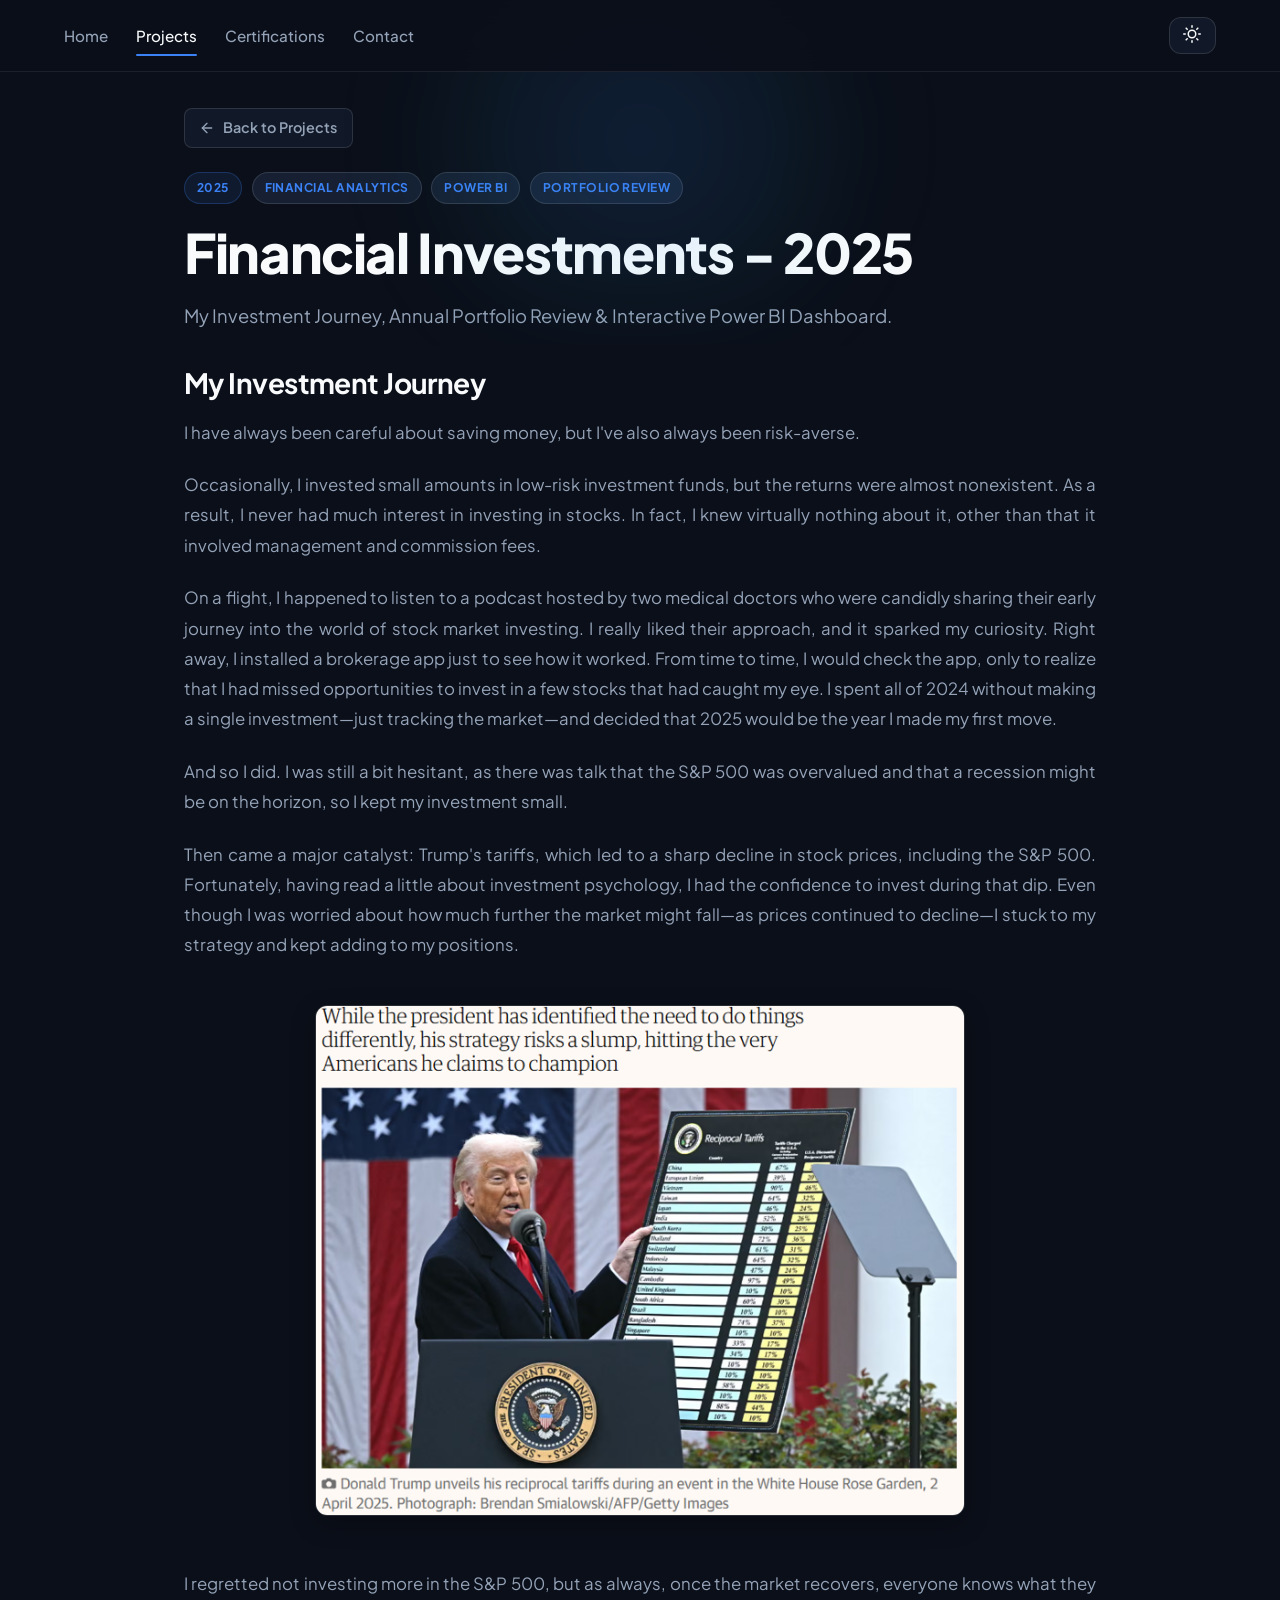
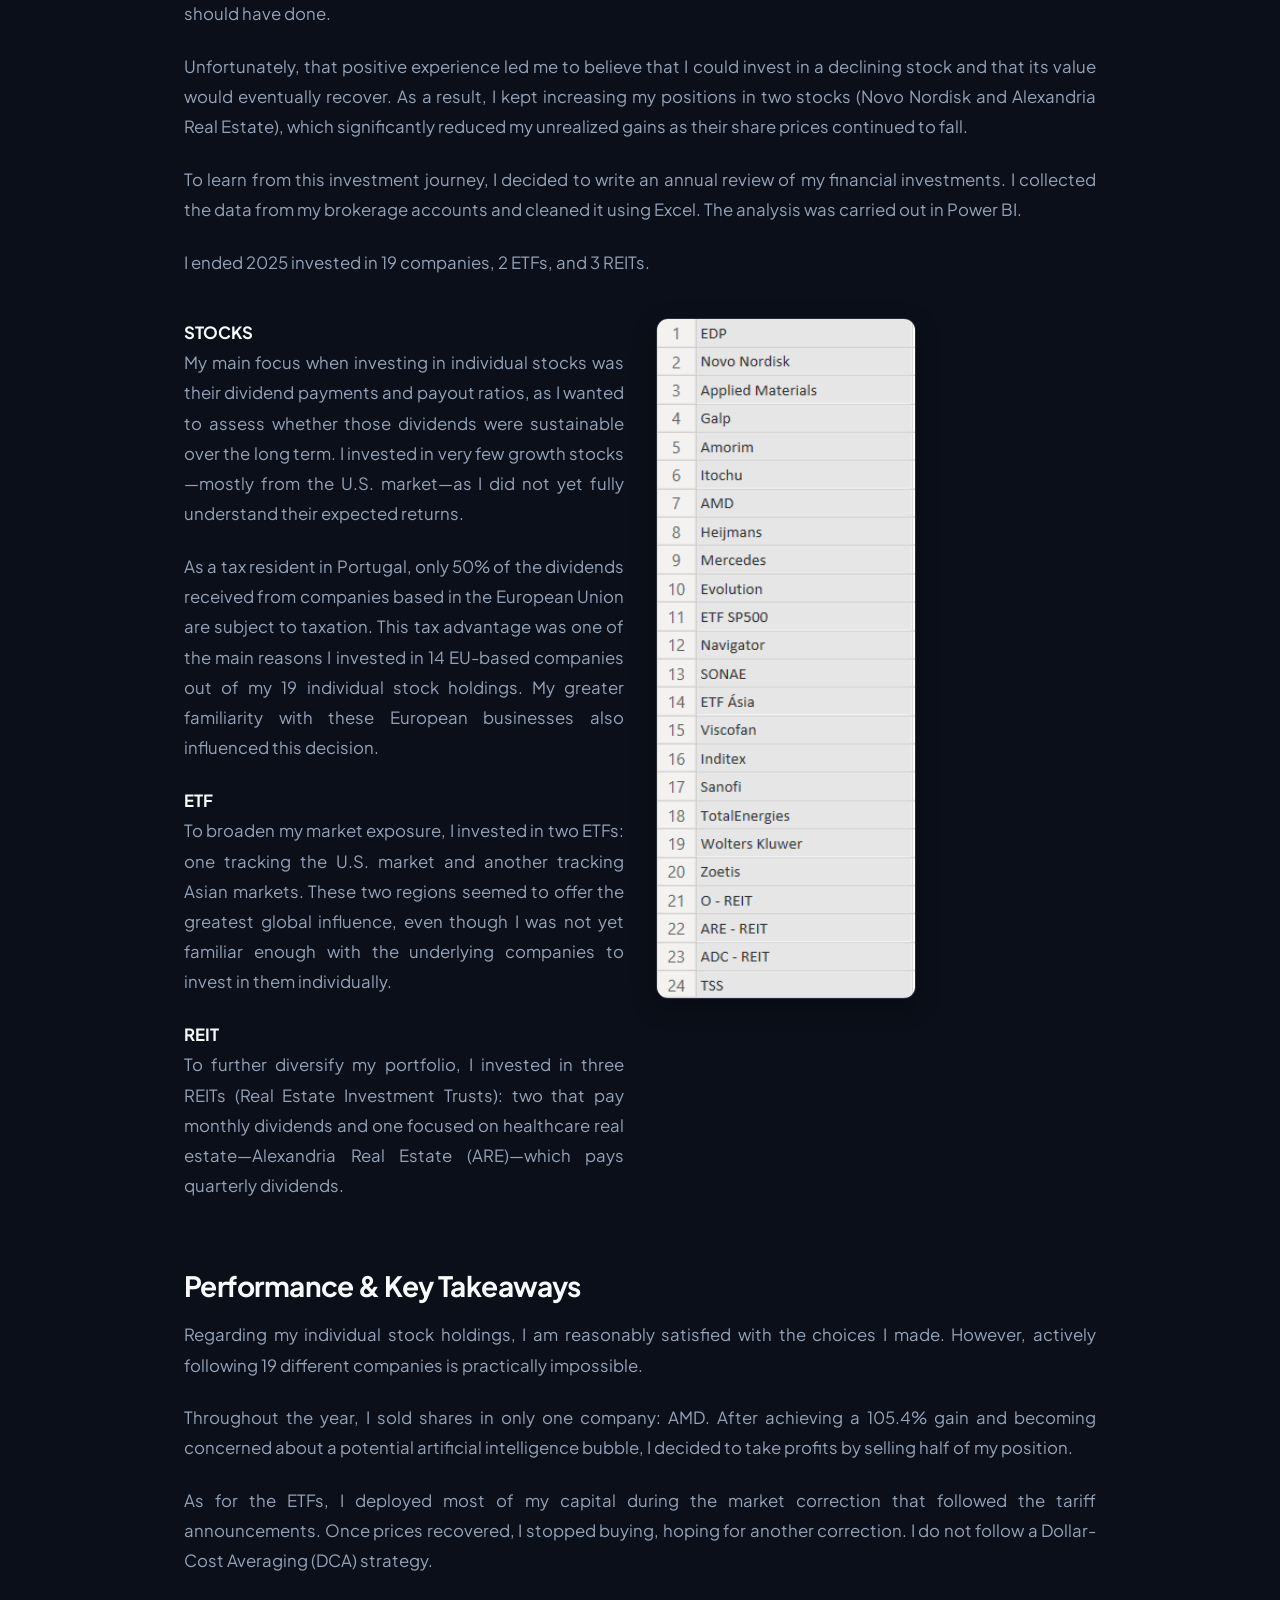
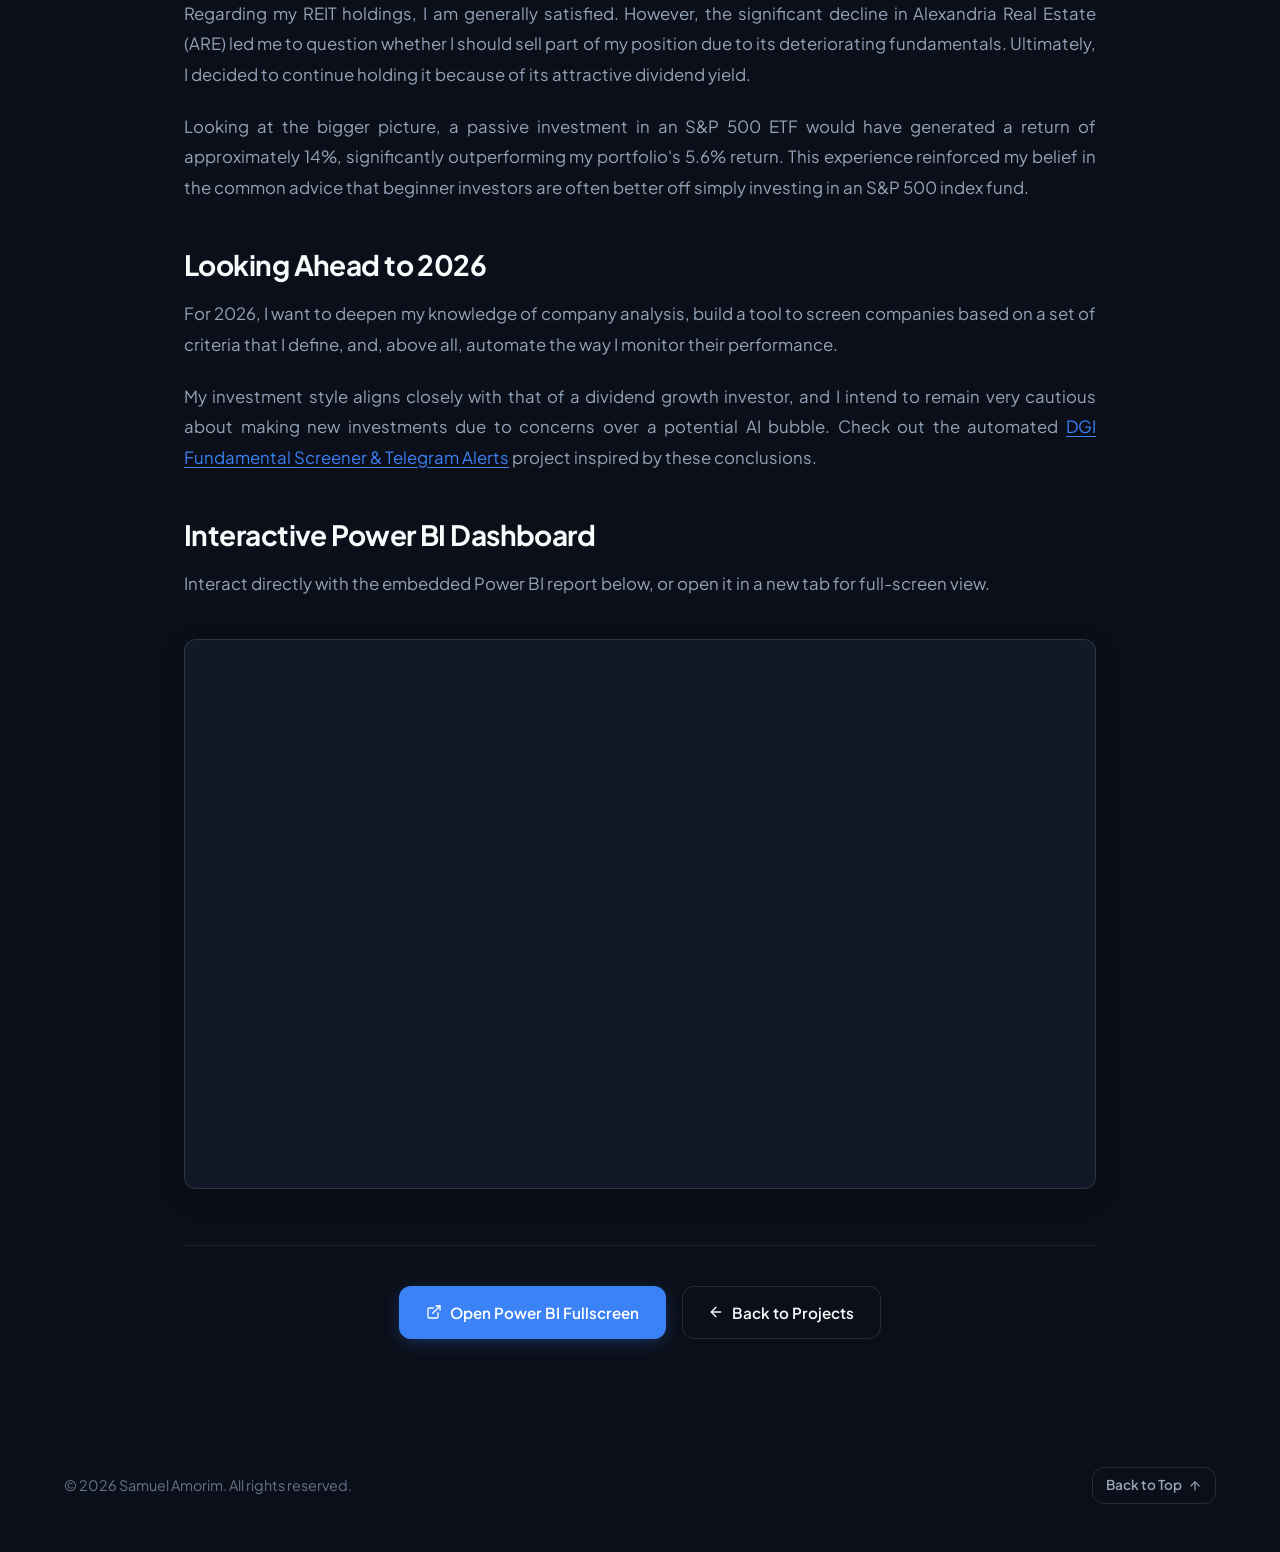
<file: financial_investments_2025.html>
<!DOCTYPE html>
<html lang="en" data-theme="dark">
<head>
  <meta charset="UTF-8" />
  <meta name="viewport" content="width=device-width, initial-scale=1.0" />
  <title>Financial Investments - 2025 | Samuel Amorim</title>
  <meta name="description" content="Annual portfolio review, investment journey, and interactive Power BI dashboard by Samuel Amorim." />

  <!-- Google Analytics (GA4) -->
  <script async src="https://www.googletagmanager.com/gtag/js?id=G-W76N1EJ13Q"></script>
  <script>
    window.dataLayer = window.dataLayer || [];
    function gtag(){dataLayer.push(arguments);}
    gtag('js', new Date());
    gtag('config', 'G-W76N1EJ13Q');
  </script>

  <!-- Typography: Plus Jakarta Sans -->
  <link rel="preconnect" href="https://fonts.googleapis.com">
  <link rel="preconnect" href="https://fonts.gstatic.com" crossorigin>
  <link href="https://fonts.googleapis.com/css2?family=Plus+Jakarta+Sans:wght@400;500;600;700;800;900&display=swap" rel="stylesheet">

  <!-- Stylesheet -->
  <link rel="stylesheet" href="assets/css/modern.css?v=18" />
</head>
<body>

  <!-- ==========================================================================
       SITE HEADER / NAVBAR
       ========================================================================== -->
  <header class="site-header">
    <div class="container header-inner">
      <nav id="nav-links" class="nav-links">
        <a href="index.html" class="nav-link">Home</a>
        <a href="index.html#projects" class="nav-link active">Projects</a>
        <a href="index.html#certifications" class="nav-link">Certifications</a>
        <a href="index.html#contact" class="nav-link">Contact</a>
      </nav>

      <div class="header-actions">
        <!-- Theme Toggle -->
        <button id="theme-toggle-btn" class="btn-control" title="Toggle Theme" aria-label="Toggle Theme">
          <span id="theme-icon">
            <svg width="16" height="16" viewBox="0 0 24 24" fill="none" stroke="currentColor" stroke-width="2" stroke-linecap="round" stroke-linejoin="round">
              <circle cx="12" cy="12" r="5"></circle>
              <line x1="12" y1="1" x2="12" y2="3"></line>
              <line x1="12" y1="21" x2="12" y2="23"></line>
              <line x1="4.22" y1="4.22" x2="5.64" y2="5.64"></line>
              <line x1="18.36" y1="18.36" x2="19.78" y2="19.78"></line>
              <line x1="1" y1="12" x2="3" y2="12"></line>
              <line x1="21" y1="12" x2="23" y2="12"></line>
              <line x1="4.22" y1="19.78" x2="5.64" y2="18.36"></line>
              <line x1="18.36" y1="5.64" x2="19.78" y2="4.22"></line>
            </svg>
          </span>
        </button>

        <!-- Mobile Hamburger Button -->
        <button id="hamburger-btn" class="hamburger-btn" aria-label="Mobile Navigation">
          <svg width="24" height="24" viewBox="0 0 24 24" fill="none" stroke="currentColor" stroke-width="2" stroke-linecap="round" stroke-linejoin="round">
            <line x1="3" y1="12" x2="21" y2="12"></line>
            <line x1="3" y1="6" x2="21" y2="6"></line>
            <line x1="3" y1="18" x2="21" y2="18"></line>
          </svg>
        </button>
      </div>
    </div>
  </header>

  <main>
    <!-- ==========================================================================
         HERO SECTION
         ========================================================================== -->
    <section class="project-detail-hero">
      <div class="hero-glow-bg"></div>
      <div class="container">
        <a href="index.html#projects" class="back-link">
          <svg width="16" height="16" viewBox="0 0 24 24" fill="none" stroke="currentColor" stroke-width="2" stroke-linecap="round" stroke-linejoin="round">
            <line x1="19" y1="12" x2="5" y2="12"></line>
            <polyline points="12 19 5 12 12 5"></polyline>
          </svg>
          <span>Back to Projects</span>
        </a>

        <div class="project-badges">
          <span class="badge badge-year">2025</span>
          <span class="badge">Financial Analytics</span>
          <span class="badge">Power BI</span>
          <span class="badge">Portfolio Review</span>
        </div>

        <h1 class="project-detail-title">Financial Investments - 2025</h1>
        <p class="project-detail-subtitle">My Investment Journey, Annual Portfolio Review & Interactive Power BI Dashboard.</p>
      </div>
    </section>

    <!-- ==========================================================================
         ARTICLE CONTENT
         ========================================================================== -->
    <section class="article-section">
      <div class="article-container">
        <div class="article-content">
          <h2>My Investment Journey</h2>
          <p>I have always been careful about saving money, but I've also always been risk-averse.</p>

          <p>Occasionally, I invested small amounts in low-risk investment funds, but the returns were almost nonexistent. As a result, I never had much interest in investing in stocks. In fact, I knew virtually nothing about it, other than that it involved management and commission fees.</p>

          <p>On a flight, I happened to listen to a podcast hosted by two medical doctors who were candidly sharing their early journey into the world of stock market investing. I really liked their approach, and it sparked my curiosity. Right away, I installed a brokerage app just to see how it worked. From time to time, I would check the app, only to realize that I had missed opportunities to invest in a few stocks that had caught my eye. I spent all of 2024 without making a single investment—just tracking the market—and decided that 2025 would be the year I made my first move.</p>

          <p>And so I did. I was still a bit hesitant, as there was talk that the S&P 500 was overvalued and that a recession might be on the horizon, so I kept my investment small.</p>

          <p>Then came a major catalyst: Trump's tariffs, which led to a sharp decline in stock prices, including the S&P 500. Fortunately, having read a little about investment psychology, I had the confidence to invest during that dip. Even though I was worried about how much further the market might fall—as prices continued to decline—I stuck to my strategy and kept adding to my positions.</p>

          <div class="article-img-box" style="max-width: 650px; margin-left: auto; margin-right: auto;">
            <img src="images/trump_tariffs.png" alt="Donald Trump Reciprocal Tariffs 2025" />
          </div>

          <p>I regretted not investing more in the S&P 500, but as always, once the market recovers, everyone knows what they should have done.</p>

          <p>Unfortunately, that positive experience led me to believe that I could invest in a declining stock and that its value would eventually recover. As a result, I kept increasing my positions in two stocks (Novo Nordisk and Alexandria Real Estate), which significantly reduced my unrealized gains as their share prices continued to fall.</p>

          <p>To learn from this investment journey, I decided to write an annual review of my financial investments. I collected the data from my brokerage accounts and cleaned it using Excel. The analysis was carried out in Power BI.</p>

          <p>I ended 2025 invested in 19 companies, 2 ETFs, and 3 REITs.</p>

          <div class="article-grid" style="align-items: start; margin: 2.5rem 0;">
            <div>
              <p><strong>STOCKS</strong><br />
              My main focus when investing in individual stocks was their dividend payments and payout ratios, as I wanted to assess whether those dividends were sustainable over the long term. I invested in very few growth stocks—mostly from the U.S. market—as I did not yet fully understand their expected returns.</p>

              <p>As a tax resident in Portugal, only 50% of the dividends received from companies based in the European Union are subject to taxation. This tax advantage was one of the main reasons I invested in 14 EU-based companies out of my 19 individual stock holdings. My greater familiarity with these European businesses also influenced this decision.</p>

              <p><strong>ETF</strong><br />
              To broaden my market exposure, I invested in two ETFs: one tracking the U.S. market and another tracking Asian markets. These two regions seemed to offer the greatest global influence, even though I was not yet familiar enough with the underlying companies to invest in them individually.</p>

              <p><strong>REIT</strong><br />
              To further diversify my portfolio, I invested in three REITs (Real Estate Investment Trusts): two that pay monthly dividends and one focused on healthcare real estate—Alexandria Real Estate (ARE)—which pays quarterly dividends.</p>
            </div>
            <div style="text-align: center;">
              <img src="images/portfolio_assets_list.png" alt="2025 Invested Assets List" style="border-radius: var(--radius-md); border: 1px solid var(--border-card); box-shadow: var(--shadow-md); max-width: 260px; width: 100%; height: auto;" />
            </div>
          </div>

          <h2>Performance & Key Takeaways</h2>
          <p>Regarding my individual stock holdings, I am reasonably satisfied with the choices I made. However, actively following 19 different companies is practically impossible.</p>

          <p>Throughout the year, I sold shares in only one company: AMD. After achieving a 105.4% gain and becoming concerned about a potential artificial intelligence bubble, I decided to take profits by selling half of my position.</p>

          <p>As for the ETFs, I deployed most of my capital during the market correction that followed the tariff announcements. Once prices recovered, I stopped buying, hoping for another correction. I do not follow a Dollar-Cost Averaging (DCA) strategy.</p>

          <p>Regarding my REIT holdings, I am generally satisfied. However, the significant decline in Alexandria Real Estate (ARE) led me to question whether I should sell part of my position due to its deteriorating fundamentals. Ultimately, I decided to continue holding it because of its attractive dividend yield.</p>

          <p>Looking at the bigger picture, a passive investment in an S&P 500 ETF would have generated a return of approximately 14%, significantly outperforming my portfolio's 5.6% return. This experience reinforced my belief in the common advice that beginner investors are often better off simply investing in an S&P 500 index fund.</p>

          <h2>Looking Ahead to 2026</h2>
          <p>For 2026, I want to deepen my knowledge of company analysis, build a tool to screen companies based on a set of criteria that I define, and, above all, automate the way I monitor their performance.</p>

          <p>My investment style aligns closely with that of a dividend growth investor, and I intend to remain very cautious about making new investments due to concerns over a potential AI bubble. Check out the automated <a href="company_analysis.html">DGI Fundamental Screener & Telegram Alerts</a> project inspired by these conclusions.</p>

          <h2>Interactive Power BI Dashboard</h2>
          <p>Interact directly with the embedded Power BI report below, or open it in a new tab for full-screen view.</p>

          <div class="powerbi-container">
            <iframe title="invest_2025" src="https://app.powerbi.com/view?r=eyJrIjoiM2YyYjU3OGQtNjI5ZC00MDE1LTlmZDAtMWQyNzkyZGJlMTJlIiwidCI6IjU4ZTMxMjU3LWY3N2YtNGQ1OC05NzA1LWQwYjZlYTBmOWVlNCIsImMiOjh9" frameborder="0" allowFullScreen="true"></iframe>
          </div>

          <div class="article-actions-footer">
            <a href="https://app.powerbi.com/view?r=eyJrIjoiM2YyYjU3OGQtNjI5ZC00MDE1LTlmZDAtMWQyNzkyZGJlMTJlIiwidCI6IjU4ZTMxMjU3LWY3N2YtNGQ1OC05NzA1LWQwYjZlYTBmOWVlNCIsImMiOjh9" target="_blank" rel="noopener noreferrer" class="btn btn-primary">
              <svg width="16" height="16" viewBox="0 0 24 24" fill="none" stroke="currentColor" stroke-width="2" stroke-linecap="round" stroke-linejoin="round">
                <path d="M18 13v6a2 2 0 0 1-2 2H5a2 2 0 0 1-2-2V8a2 2 0 0 1 2-2h6"></path>
                <polyline points="15 3 21 3 21 9"></polyline>
                <line x1="10" y1="14" x2="21" y2="3"></line>
              </svg>
              <span>Open Power BI Fullscreen</span>
            </a>
            <a href="index.html#projects" class="btn btn-outline">
              <svg width="16" height="16" viewBox="0 0 24 24" fill="none" stroke="currentColor" stroke-width="2" stroke-linecap="round" stroke-linejoin="round">
                <line x1="19" y1="12" x2="5" y2="12"></line>
                <polyline points="12 19 5 12 12 5"></polyline>
              </svg>
              <span>Back to Projects</span>
            </a>
          </div>
        </div>
      </div>
    </section>
  </main>

  <!-- ==========================================================================
       SITE FOOTER
       ========================================================================== -->
  <footer class="site-footer">
    <div class="container footer-inner">
      <div class="footer-copy">
        <p>&copy; 2026 Samuel Amorim. All rights reserved.</p>
      </div>
      <a href="#top" class="back-to-top" onclick="window.scrollTo({top: 0, behavior: 'smooth'}); return false;">
        <span>Back to Top</span>
        <svg width="14" height="14" viewBox="0 0 24 24" fill="none" stroke="currentColor" stroke-width="2" stroke-linecap="round" stroke-linejoin="round">
          <line x1="12" y1="19" x2="12" y2="5"></line>
          <polyline points="5 12 12 5 19 12"></polyline>
        </svg>
      </a>
    </div>
  </footer>

  <!-- Scripts -->
  <script src="assets/js/modern.js?v=3"></script>
</body>
</html>
</file>
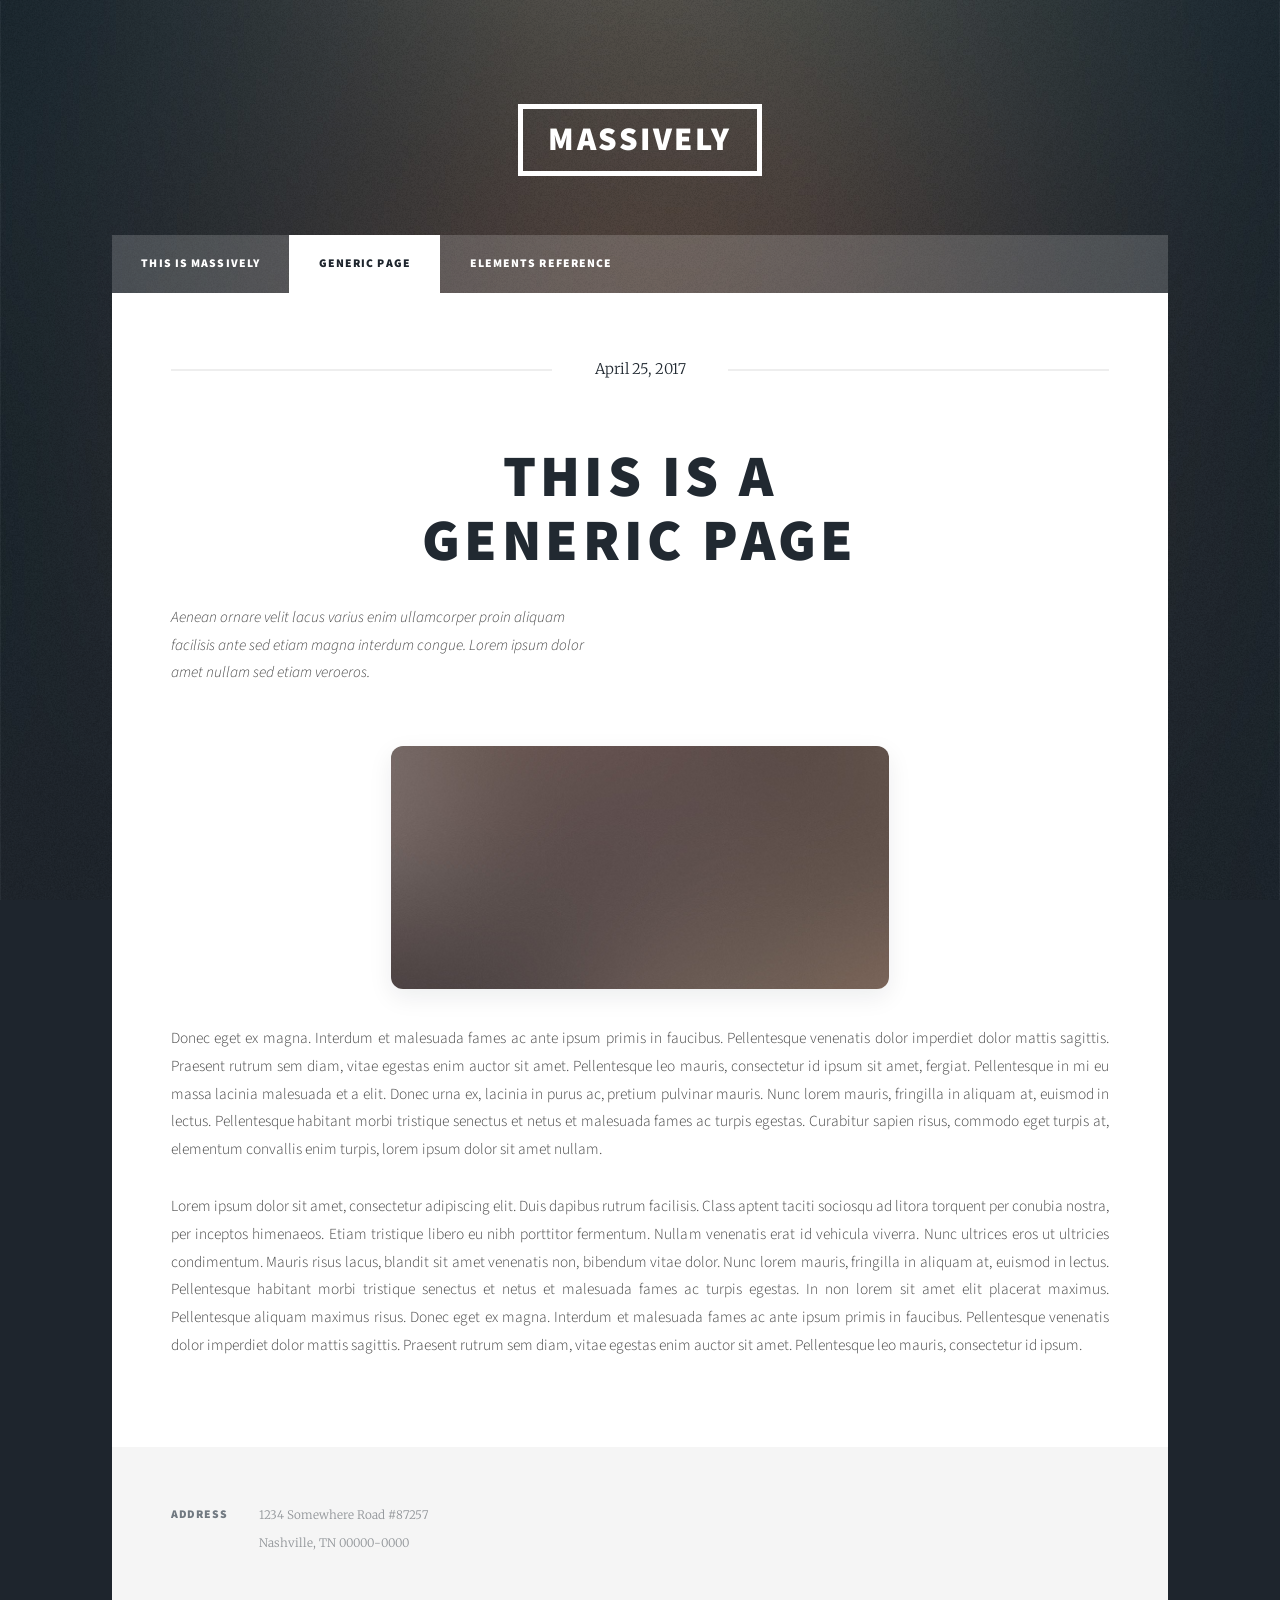
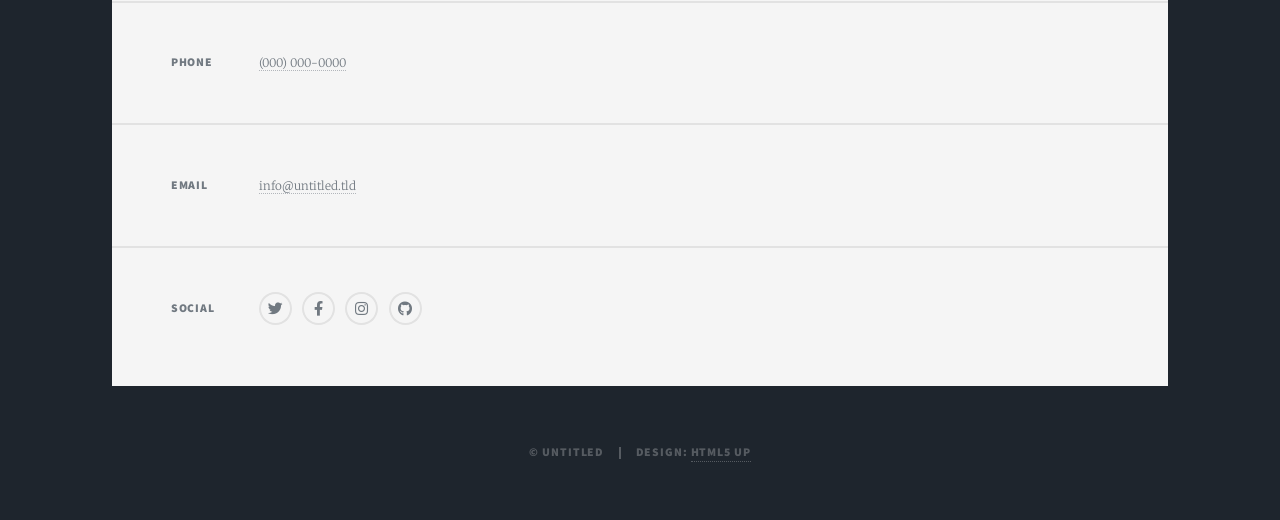
<file: generic.html>
<!DOCTYPE HTML>
<!--
	Massively by HTML5 UP
	html5up.net | @ajlkn
	Free for personal and commercial use under the CCA 3.0 license (html5up.net/license)
-->
<html>
	<head>
		<title>Generic Page - Massively by HTML5 UP</title>
		<meta charset="utf-8" />
		<meta name="viewport" content="width=device-width, initial-scale=1, user-scalable=no" />
		<link rel="stylesheet" href="assets/css/main.css" />
		<noscript><link rel="stylesheet" href="assets/css/noscript.css" /></noscript>
		<!-- Google Analytics (GA4) -->
		<script async src="https://www.googletagmanager.com/gtag/js?id=G-W76N1EJ13Q"></script>
		<script>
		  window.dataLayer = window.dataLayer || [];
		  function gtag(){dataLayer.push(arguments);}
		  gtag('js', new Date());

		  gtag('config', 'G-W76N1EJ13Q');
		</script>
	</head>
	<body class="is-preload">

		<!-- Wrapper -->
			<div id="wrapper">

				<!-- Header -->
					<header id="header">
						<a href="index.html" class="logo">Massively</a>
					</header>

				<!-- Nav -->
					<nav id="nav">
						<ul class="links">
							<li><a href="index.html">This is Massively</a></li>
							<li class="active"><a href="generic.html">Generic Page</a></li>
							<li><a href="elements.html">Elements Reference</a></li>
						</ul>
					</nav>

				<!-- Main -->
					<div id="main">

						<!-- Post -->
							<section class="post">
								<header class="major">
									<span class="date">April 25, 2017</span>
									<h1>This is a<br />
									Generic Page</h1>
									<p>Aenean ornare velit lacus varius enim ullamcorper proin aliquam<br />
									facilisis ante sed etiam magna interdum congue. Lorem ipsum dolor<br />
									amet nullam sed etiam veroeros.</p>
								</header>
								<div class="image main"><img src="images/pic01.jpg" alt="" /></div>
								<p>Donec eget ex magna. Interdum et malesuada fames ac ante ipsum primis in faucibus. Pellentesque venenatis dolor imperdiet dolor mattis sagittis. Praesent rutrum sem diam, vitae egestas enim auctor sit amet. Pellentesque leo mauris, consectetur id ipsum sit amet, fergiat. Pellentesque in mi eu massa lacinia malesuada et a elit. Donec urna ex, lacinia in purus ac, pretium pulvinar mauris. Nunc lorem mauris, fringilla in aliquam at, euismod in lectus. Pellentesque habitant morbi tristique senectus et netus et malesuada fames ac turpis egestas. Curabitur sapien risus, commodo eget turpis at, elementum convallis enim turpis, lorem ipsum dolor sit amet nullam.</p>
								<p>Lorem ipsum dolor sit amet, consectetur adipiscing elit. Duis dapibus rutrum facilisis. Class aptent taciti sociosqu ad litora torquent per conubia nostra, per inceptos himenaeos. Etiam tristique libero eu nibh porttitor fermentum. Nullam venenatis erat id vehicula viverra. Nunc ultrices eros ut ultricies condimentum. Mauris risus lacus, blandit sit amet venenatis non, bibendum vitae dolor. Nunc lorem mauris, fringilla in aliquam at, euismod in lectus. Pellentesque habitant morbi tristique senectus et netus et malesuada fames ac turpis egestas. In non lorem sit amet elit placerat maximus. Pellentesque aliquam maximus risus. Donec eget ex magna. Interdum et malesuada fames ac ante ipsum primis in faucibus. Pellentesque venenatis dolor imperdiet dolor mattis sagittis. Praesent rutrum sem diam, vitae egestas enim auctor sit amet. Pellentesque leo mauris, consectetur id ipsum.</p>
							</section>

					</div>

				<!-- Footer -->
					<footer id="footer">
						<section class="split contact" style="width: 100%;">
							<section class="alt">
								<h3>Address</h3>
								<p>1234 Somewhere Road #87257<br />
								Nashville, TN 00000-0000</p>
							</section>
							<section>
								<h3>Phone</h3>
								<p><a href="#">(000) 000-0000</a></p>
							</section>
							<section>
								<h3>Email</h3>
								<p><a href="#">info@untitled.tld</a></p>
							</section>
							<section>
								<h3>Social</h3>
								<ul class="icons alt">
									<li><a href="#" class="icon brands alt fa-twitter"><span class="label">Twitter</span></a></li>
									<li><a href="#" class="icon brands alt fa-facebook-f"><span class="label">Facebook</span></a></li>
									<li><a href="#" class="icon brands alt fa-instagram"><span class="label">Instagram</span></a></li>
									<li><a href="#" class="icon brands alt fa-github"><span class="label">GitHub</span></a></li>
								</ul>
							</section>
						</section>
					</footer>

				<!-- Copyright -->
					<div id="copyright">
						<ul><li>&copy; Untitled</li><li>Design: <a href="https://html5up.net">HTML5 UP</a></li></ul>
					</div>

			</div>

		<!-- Scripts -->
			<script src="assets/js/jquery.min.js"></script>
			<script src="assets/js/jquery.scrollex.min.js"></script>
			<script src="assets/js/jquery.scrolly.min.js"></script>
			<script src="assets/js/browser.min.js"></script>
			<script src="assets/js/breakpoints.min.js"></script>
			<script src="assets/js/util.js"></script>
			<script src="assets/js/main.js"></script>

	</body>
</html>
</file>
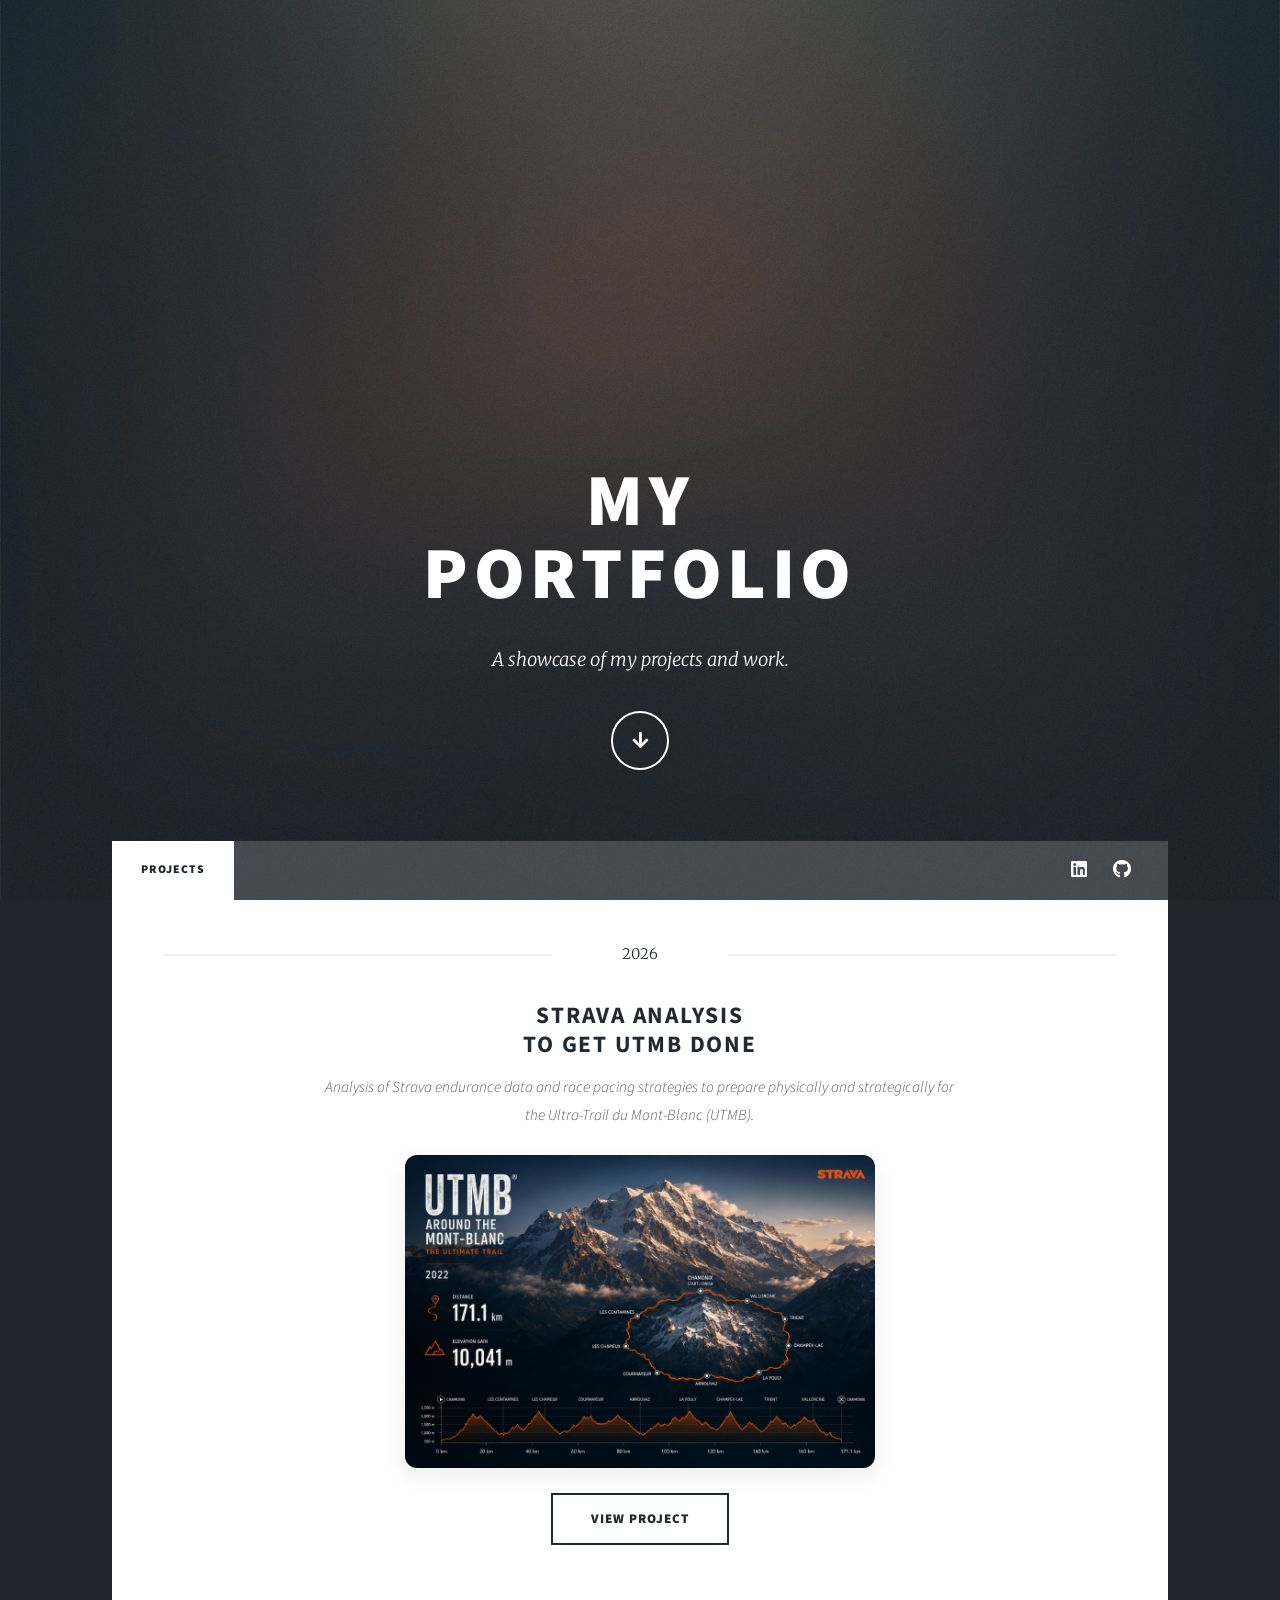
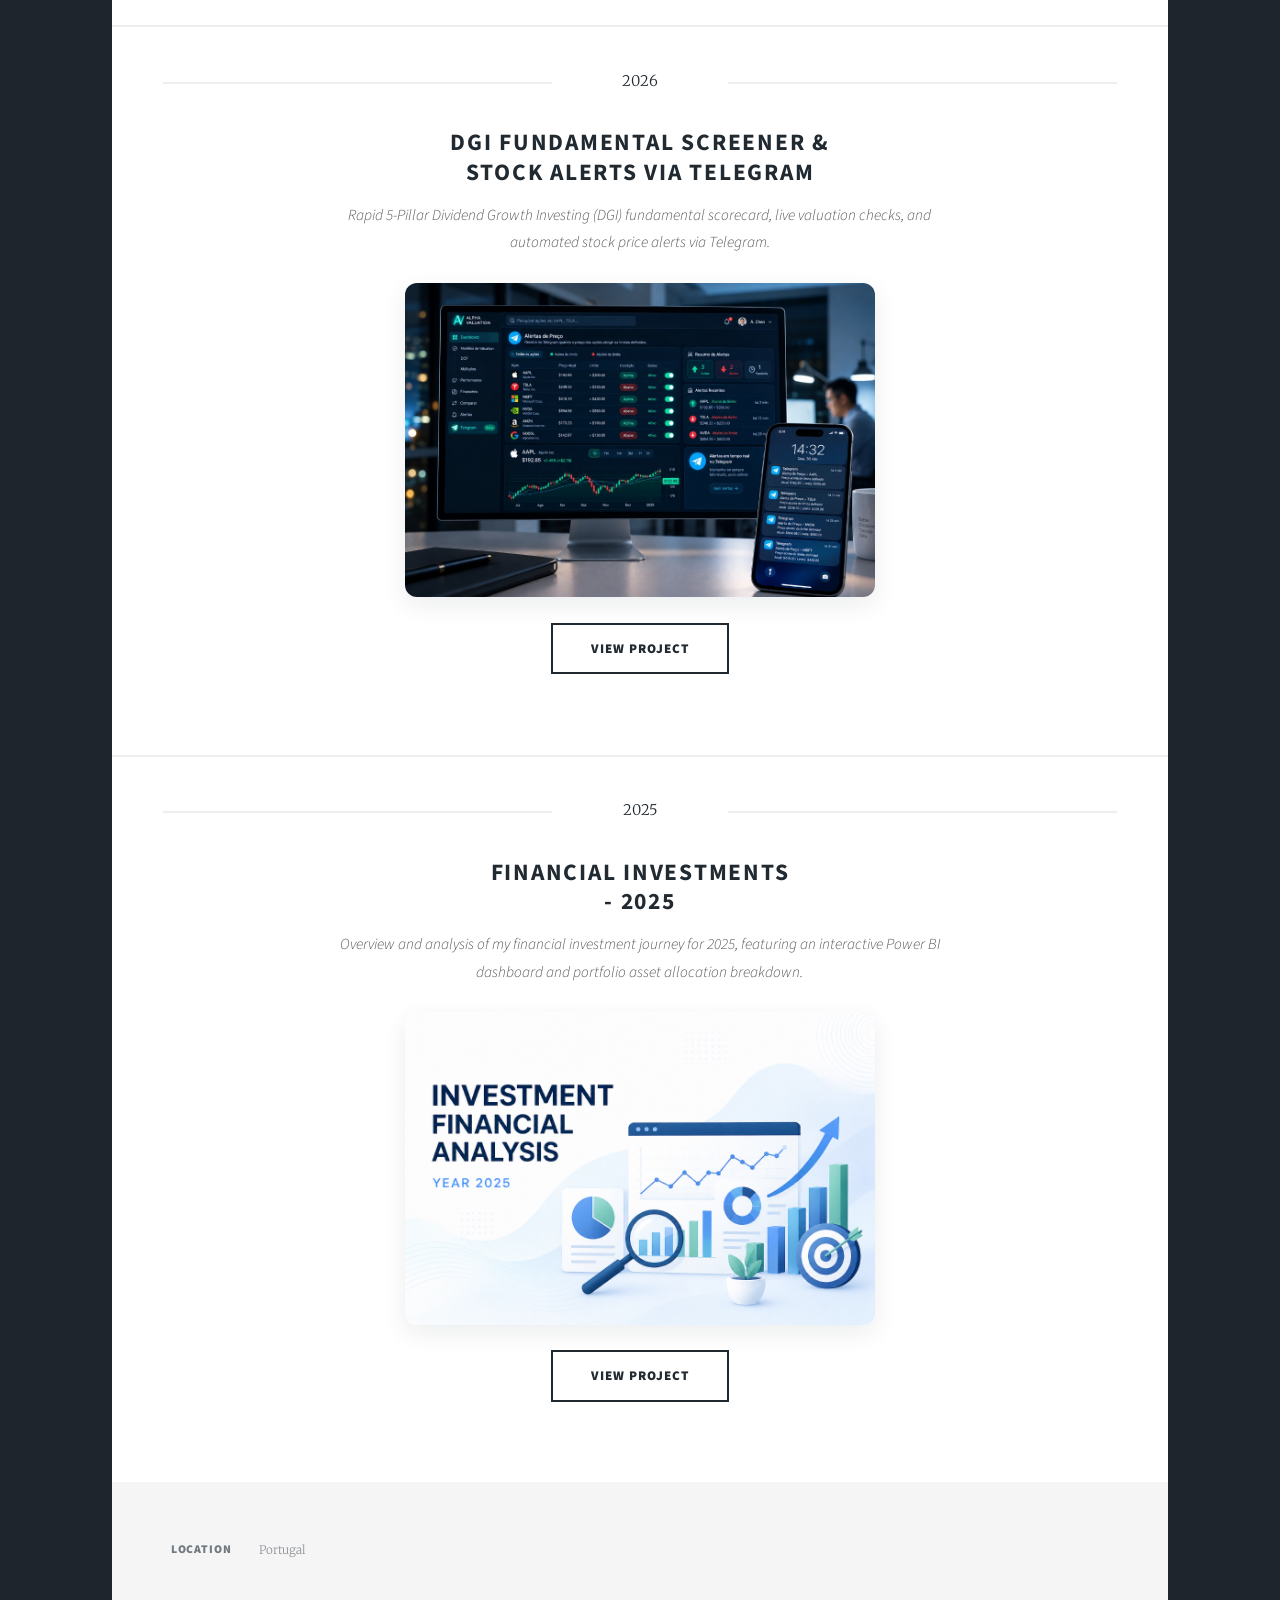
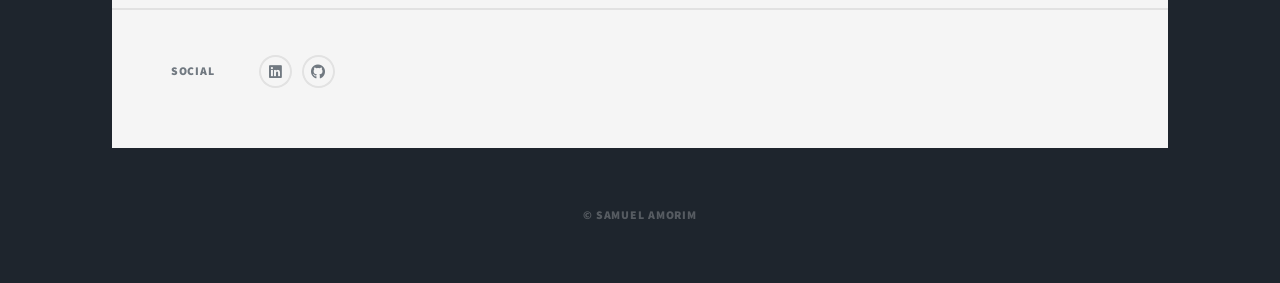
<file: index_backup_massively.html>
<!DOCTYPE HTML>
<!--
	Massively by HTML5 UP
	html5up.net | @ajlkn
	Free for personal and commercial use under the CCA 3.0 license (html5up.net/license)
-->
<html>
	<head>
		<title>My Portfolio</title>
		<meta charset="utf-8" />
		<meta name="viewport" content="width=device-width, initial-scale=1, user-scalable=no" />
		<link rel="stylesheet" href="assets/css/main.css?v=4" />
		<noscript><link rel="stylesheet" href="assets/css/noscript.css" /></noscript>
		<!-- Google Analytics (GA4) -->
		<script async src="https://www.googletagmanager.com/gtag/js?id=G-W76N1EJ13Q"></script>
		<script>
		  window.dataLayer = window.dataLayer || [];
		  function gtag(){dataLayer.push(arguments);}
		  gtag('js', new Date());

		  gtag('config', 'G-W76N1EJ13Q');
		</script>
	</head>
	<body class="is-preload">

		<!-- Wrapper -->
			<div id="wrapper" class="fade-in">

				<!-- Intro -->
					<div id="intro">
						<h1>My<br />
						Portfolio</h1>
						<p>A showcase of my projects and work.</p>
						<ul class="actions">
							<li><a href="#header" class="button icon solid solo fa-arrow-down scrolly">Continue</a></li>
						</ul>
					</div>

				<!-- Header -->
					<header id="header">
						<a href="index.html" class="logo">Portfolio</a>
					</header>

				<!-- Nav -->
					<nav id="nav">
						<ul class="links">
							<li class="active"><a href="index.html">Projects</a></li>
						</ul>
						<ul class="icons">
							<li><a href="https://www.linkedin.com/in/amorimsamuel/" target="_blank" class="icon brands fa-linkedin"><span class="label">LinkedIn</span></a></li>
							<li><a href="https://github.com/samorim3" target="_blank" class="icon brands fa-github"><span class="label">GitHub</span></a></li>
						</ul>
					</nav>

				<!-- Main -->
					<div id="main">

						<!-- Project 1: STRAVA UTMB Analysis (2026) -->
							<article class="post featured">
								<header class="major">
									<span class="date">2026</span>
									<h2><a href="strava_utmb.html">STRAVA Analysis<br />to get UTMB done</a></h2>
									<p>Analysis of Strava endurance data and race pacing strategies to prepare physically and strategically for the Ultra-Trail du Mont-Blanc (UTMB).</p>
								</header>
								<a href="strava_utmb.html" class="image main"><img src="images/strava_utmb.jpg?v=2" alt="STRAVA Analysis UTMB" /></a>
								<ul class="actions special">
									<li><a href="strava_utmb.html" class="button large">View Project</a></li>
								</ul>
							</article>

						<!-- Project 2: DGI Screener & Stock Alerts (2026) -->
							<article class="post featured">
								<header class="major">
									<span class="date">2026</span>
									<h2><a href="company_analysis.html">DGI Fundamental Screener &<br />Stock Alerts via Telegram</a></h2>
									<p>Rapid 5-Pillar Dividend Growth Investing (DGI) fundamental scorecard, live valuation checks, and automated stock price alerts via Telegram.</p>
								</header>
								<a href="company_analysis.html" class="image main"><img src="images/company_analysis.jpg?v=2" alt="Stock Price Alert System" /></a>
								<ul class="actions special">
									<li><a href="company_analysis.html" class="button large">View Project</a></li>
								</ul>
							</article>

						<!-- Project 3: Financial Investments 2025 -->
							<article class="post featured">
								<header class="major">
									<span class="date">2025</span>
									<h2><a href="financial_investments_2025.html">Financial Investments<br />- 2025</a></h2>
									<p>Overview and analysis of my financial investment journey for 2025, featuring an interactive Power BI dashboard and portfolio asset allocation breakdown.</p>
								</header>
								<a href="financial_investments_2025.html" class="image main"><img src="images/investimentos_2025.png" alt="Financial Investments 2025" /></a>
								<ul class="actions special">
									<li><a href="financial_investments_2025.html" class="button large">View Project</a></li>
								</ul>
							</article>

					</div>

				<!-- Footer -->
					<footer id="footer">
						<section class="split contact" style="width: 100%;">
							<section class="alt">
								<h3>Location</h3>
								<p>Portugal</p>
							</section>
							<section>
								<h3>Social</h3>
								<ul class="icons alt">
									<li><a href="https://www.linkedin.com/in/amorimsamuel/" target="_blank" class="icon brands alt fa-linkedin"><span class="label">LinkedIn</span></a></li>
									<li><a href="https://github.com/samorim3" target="_blank" class="icon brands alt fa-github"><span class="label">GitHub</span></a></li>
								</ul>
							</section>
						</section>
					</footer>

				<!-- Copyright -->
					<div id="copyright">
						<ul><li>&copy; Samuel Amorim</li></ul>
					</div>

			</div>

		<!-- Scripts -->
			<script src="assets/js/jquery.min.js"></script>
			<script src="assets/js/jquery.scrollex.min.js"></script>
			<script src="assets/js/jquery.scrolly.min.js"></script>
			<script src="assets/js/browser.min.js"></script>
			<script src="assets/js/breakpoints.min.js"></script>
			<script src="assets/js/util.js"></script>
			<script src="assets/js/main.js"></script>

	</body>
</html>
</file>
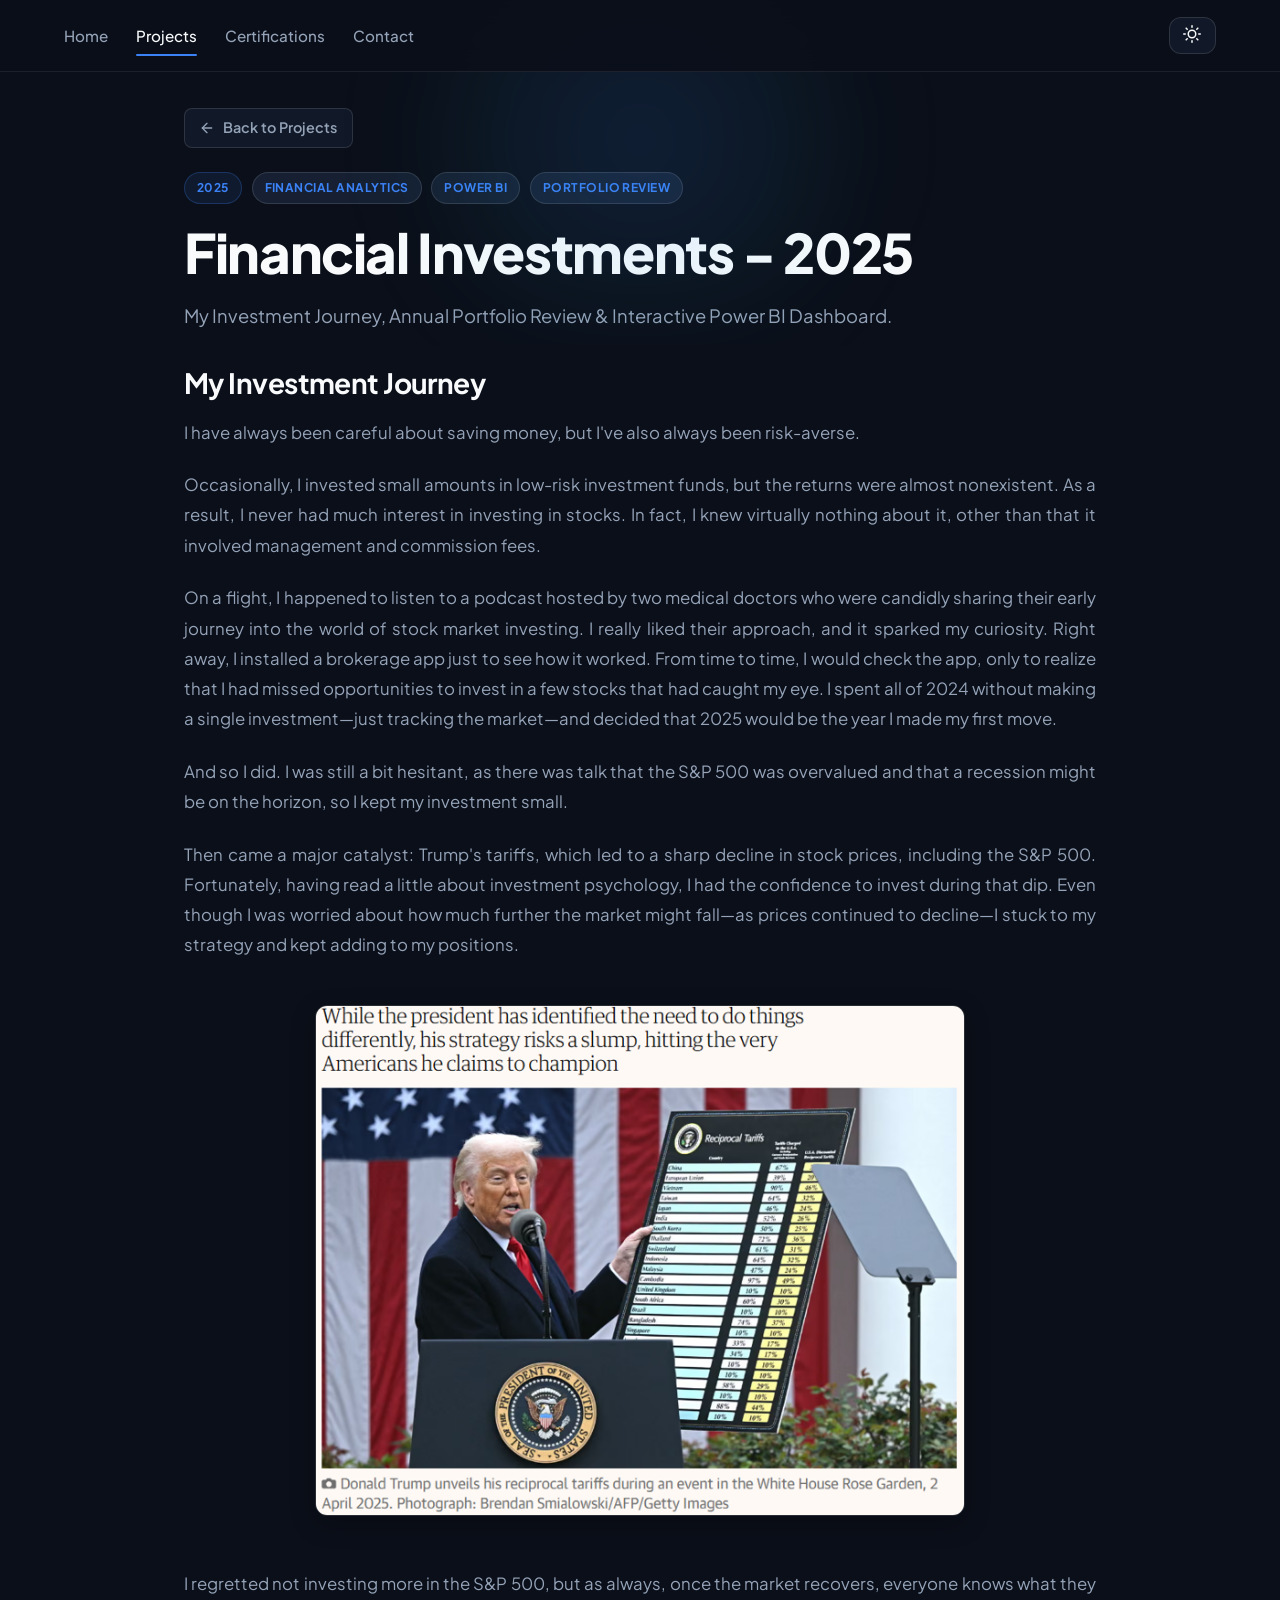
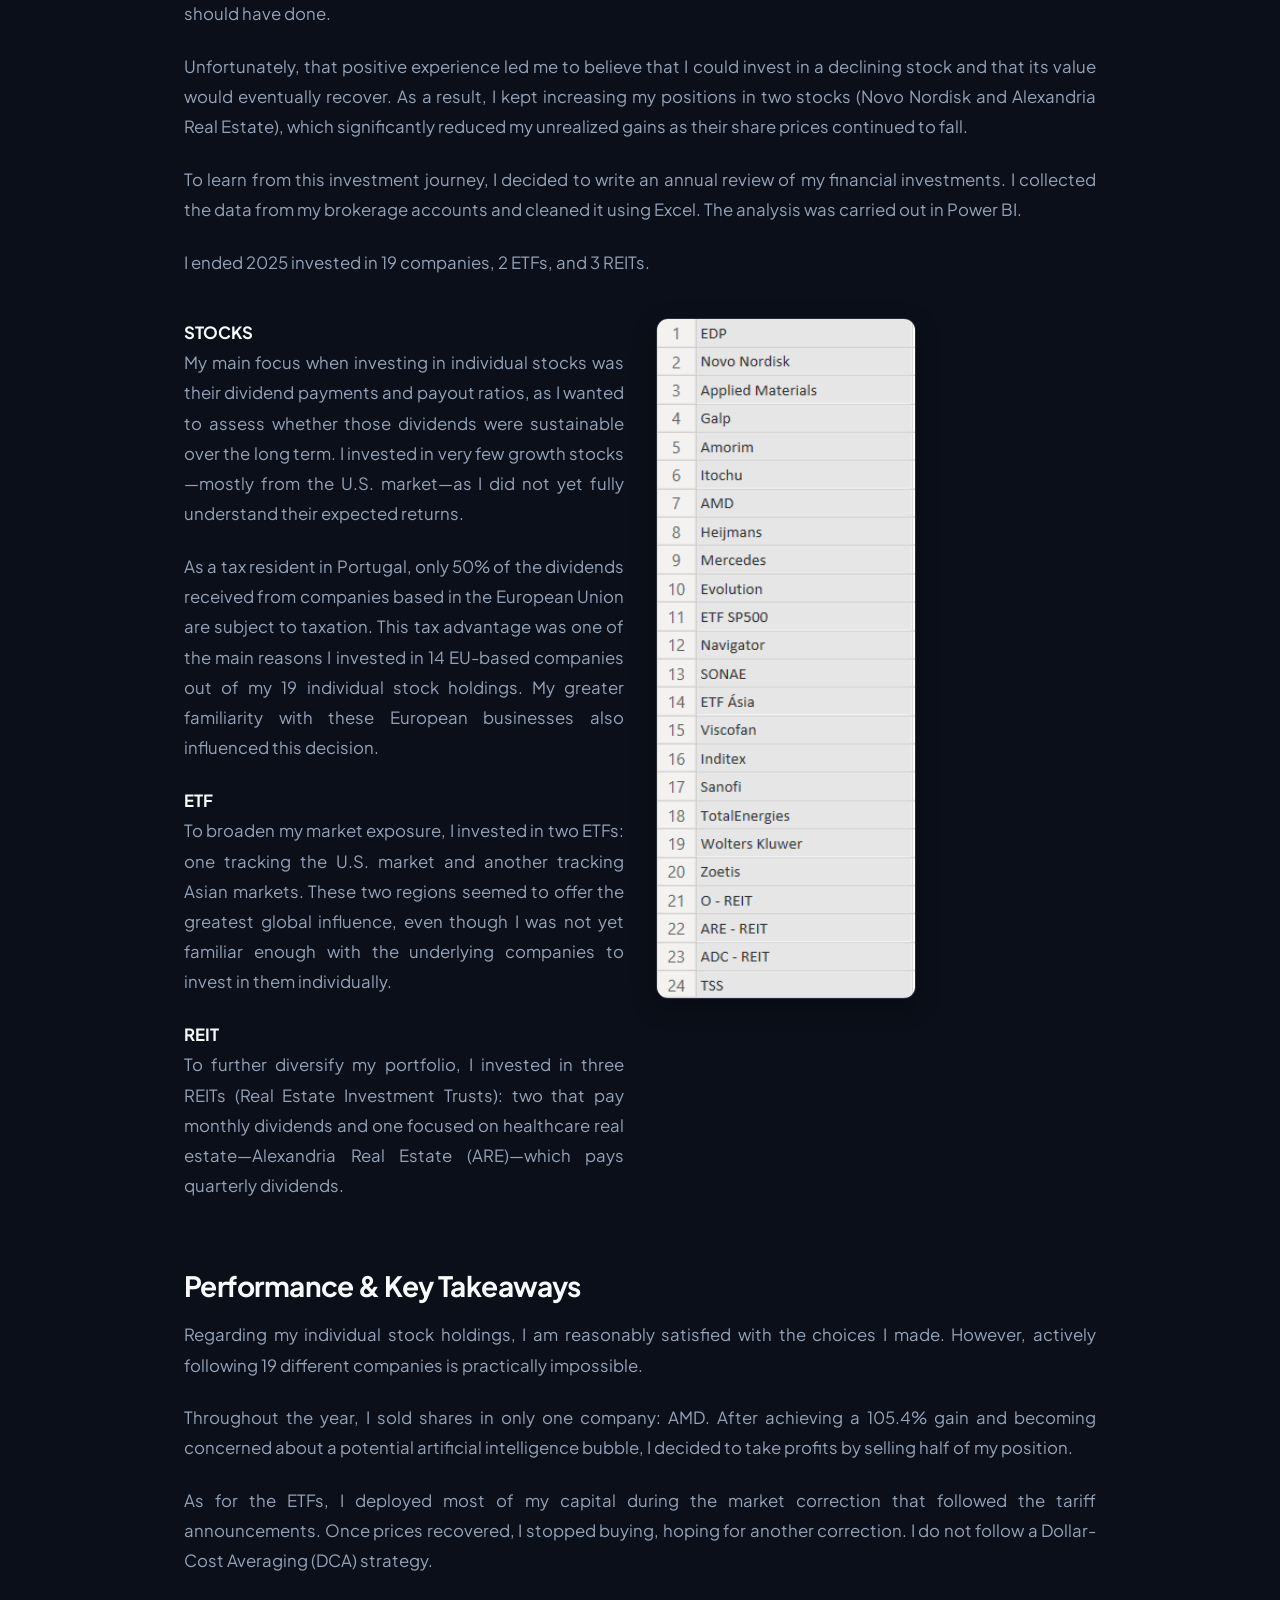
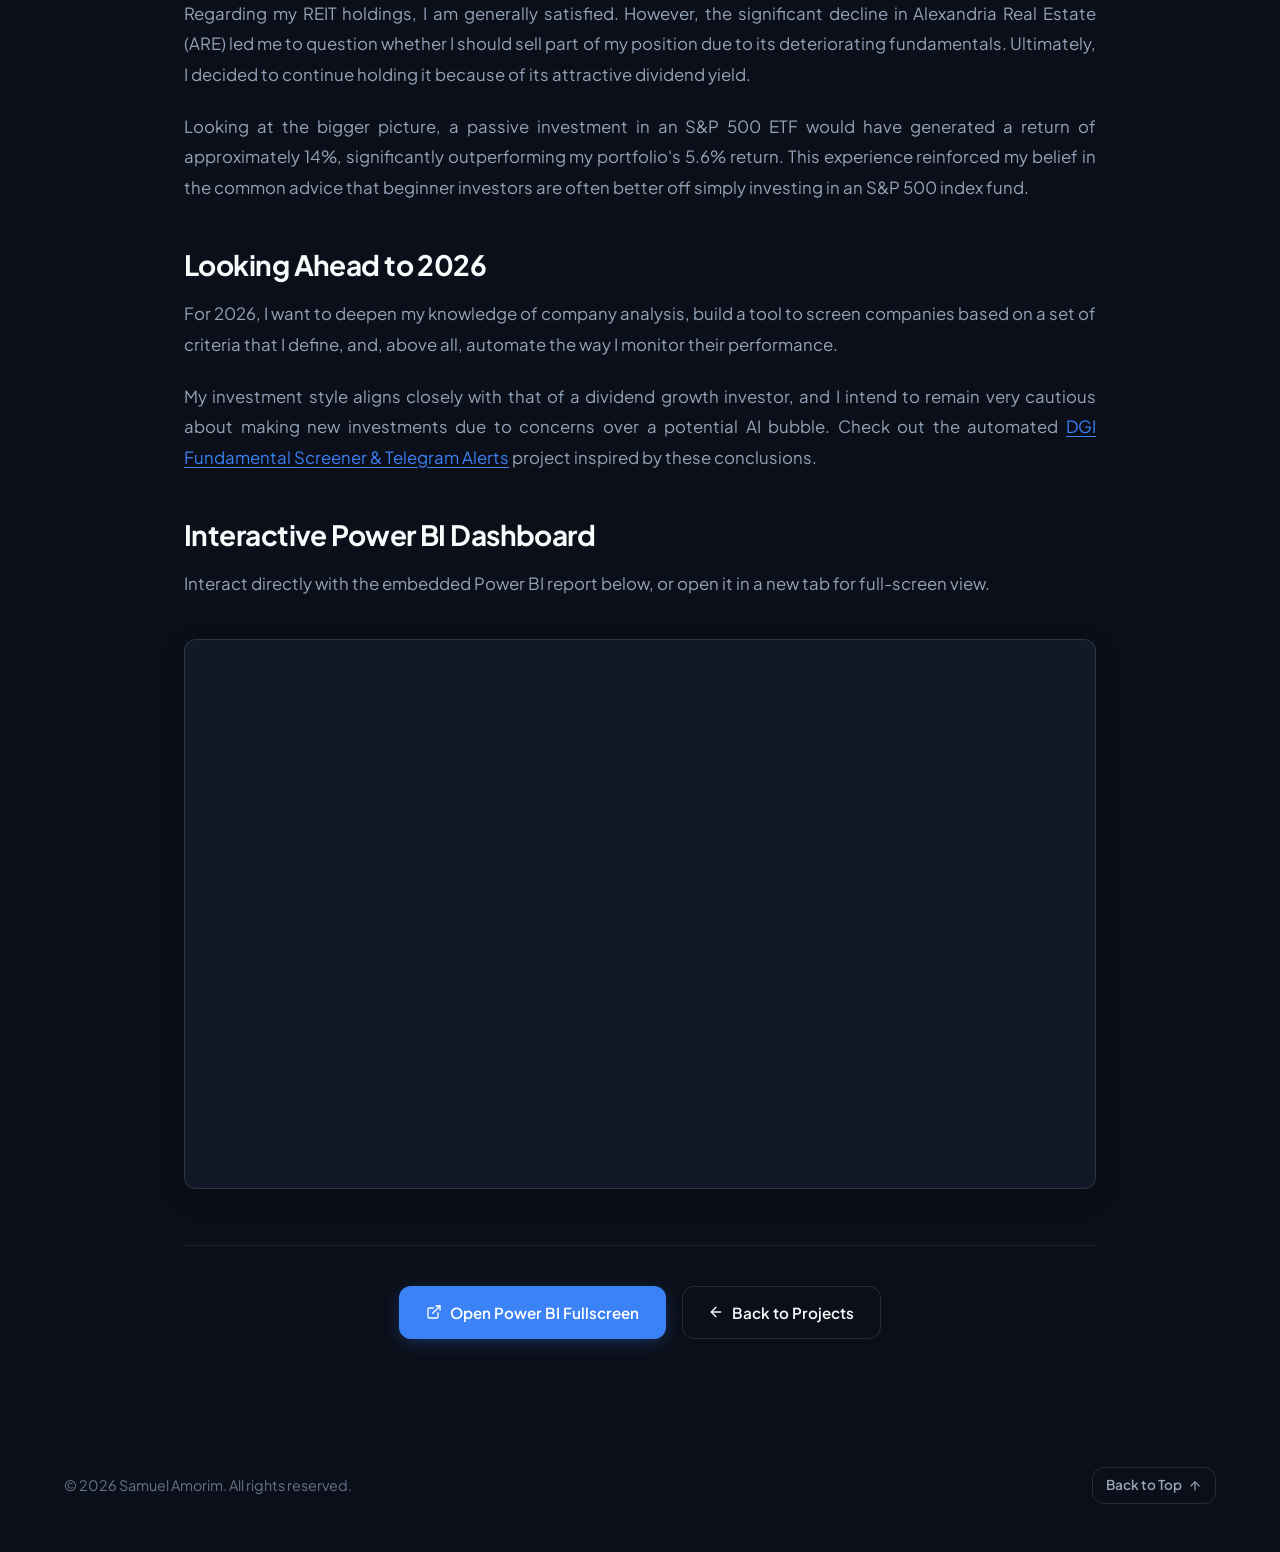
<file: investimentos2025.html>
<!DOCTYPE HTML>
<html>
	<head>
		<meta charset="utf-8" />
		<title>Financial Investments - 2025</title>
		<meta http-equiv="refresh" content="0; url=financial_investments_2025.html" />
		<script>window.location.href = "financial_investments_2025.html";</script>
	</head>
	<body>
		<p>Redirecting to <a href="financial_investments_2025.html">Financial Investments - 2025</a>...</p>
	</body>
</html>
</file>
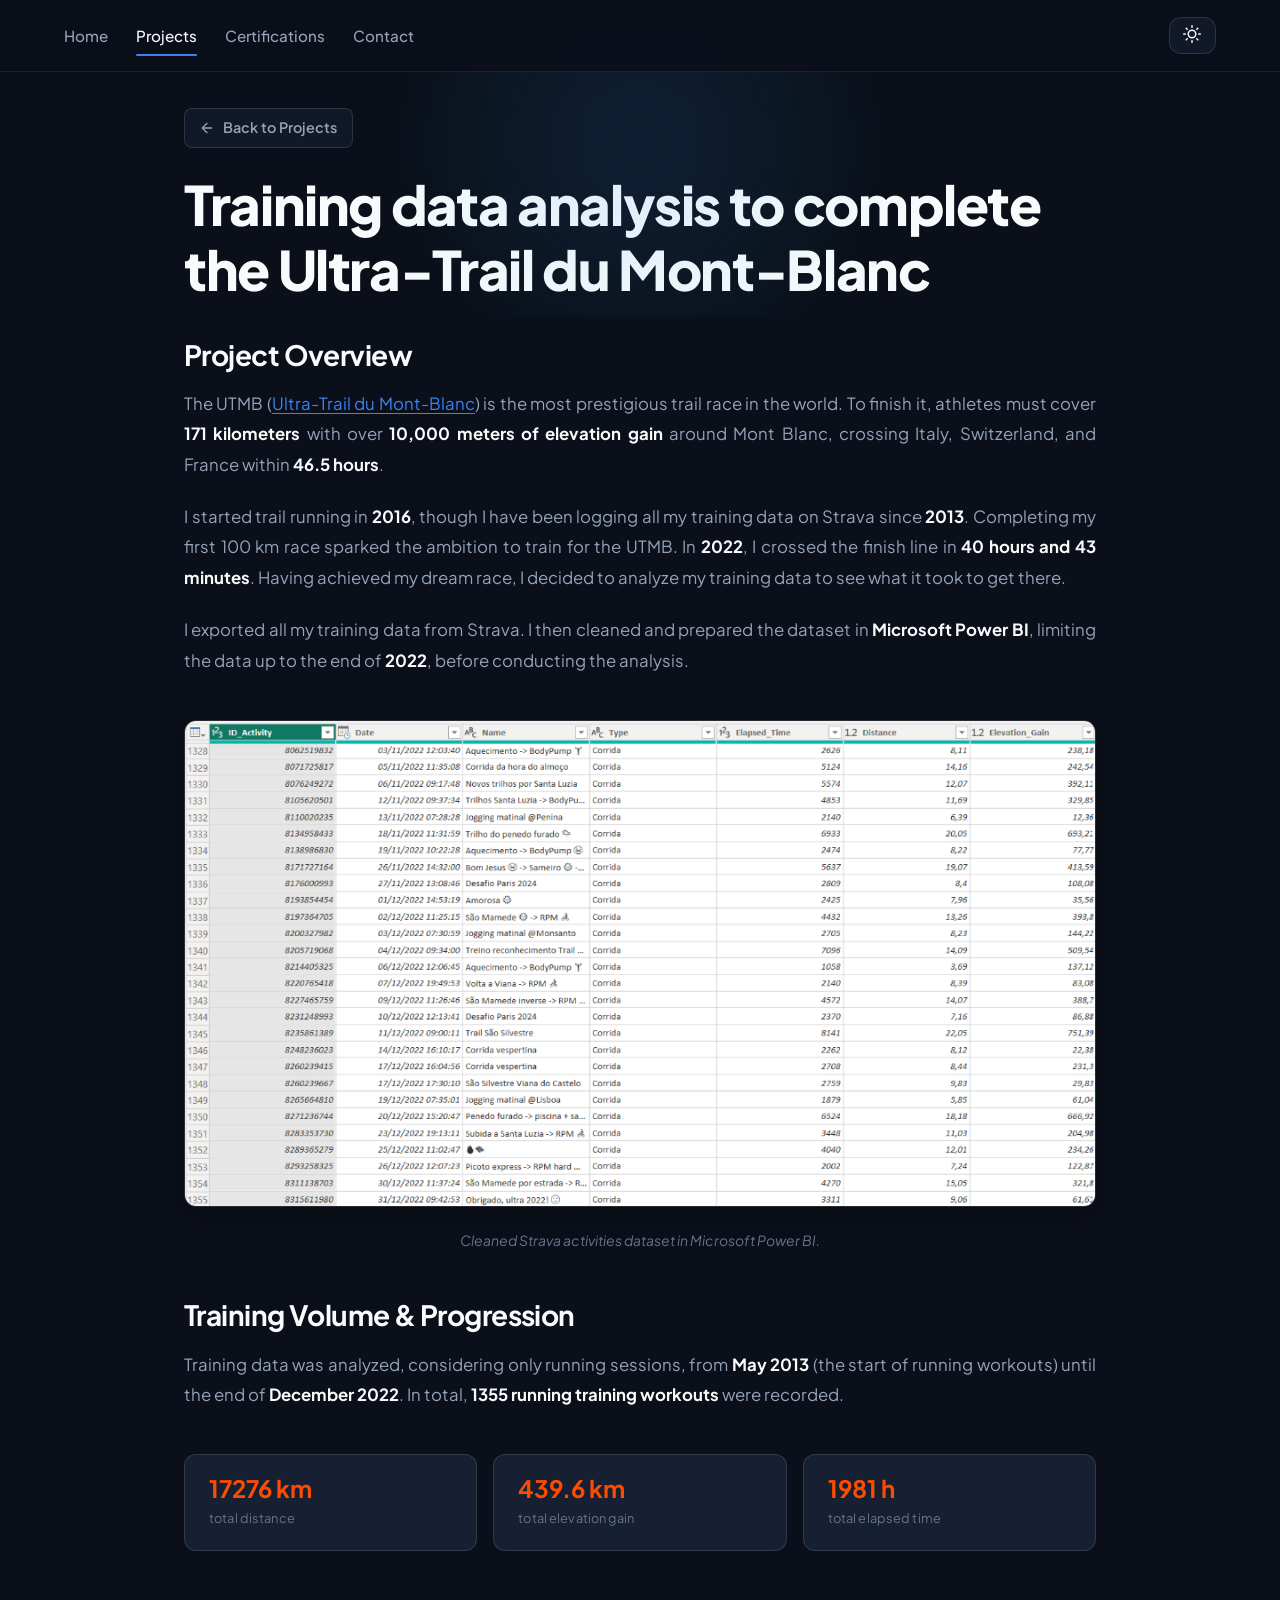
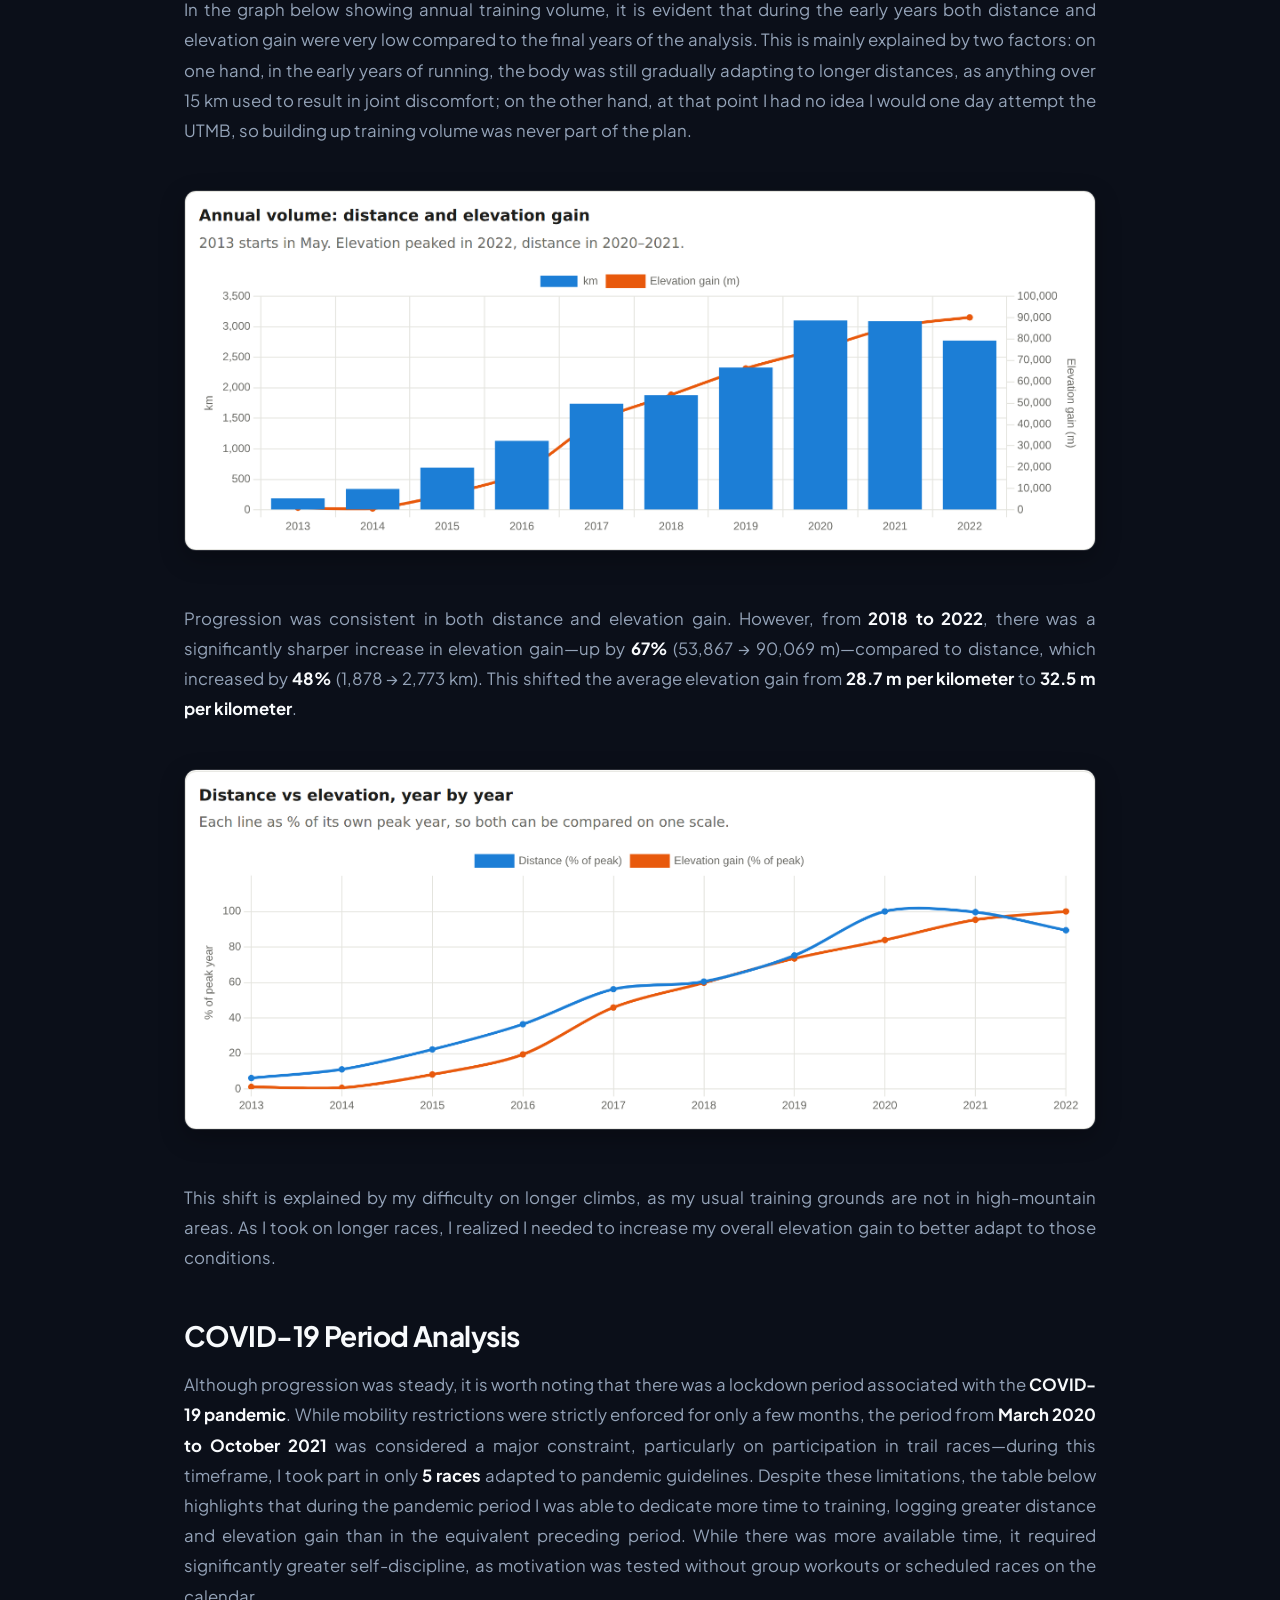
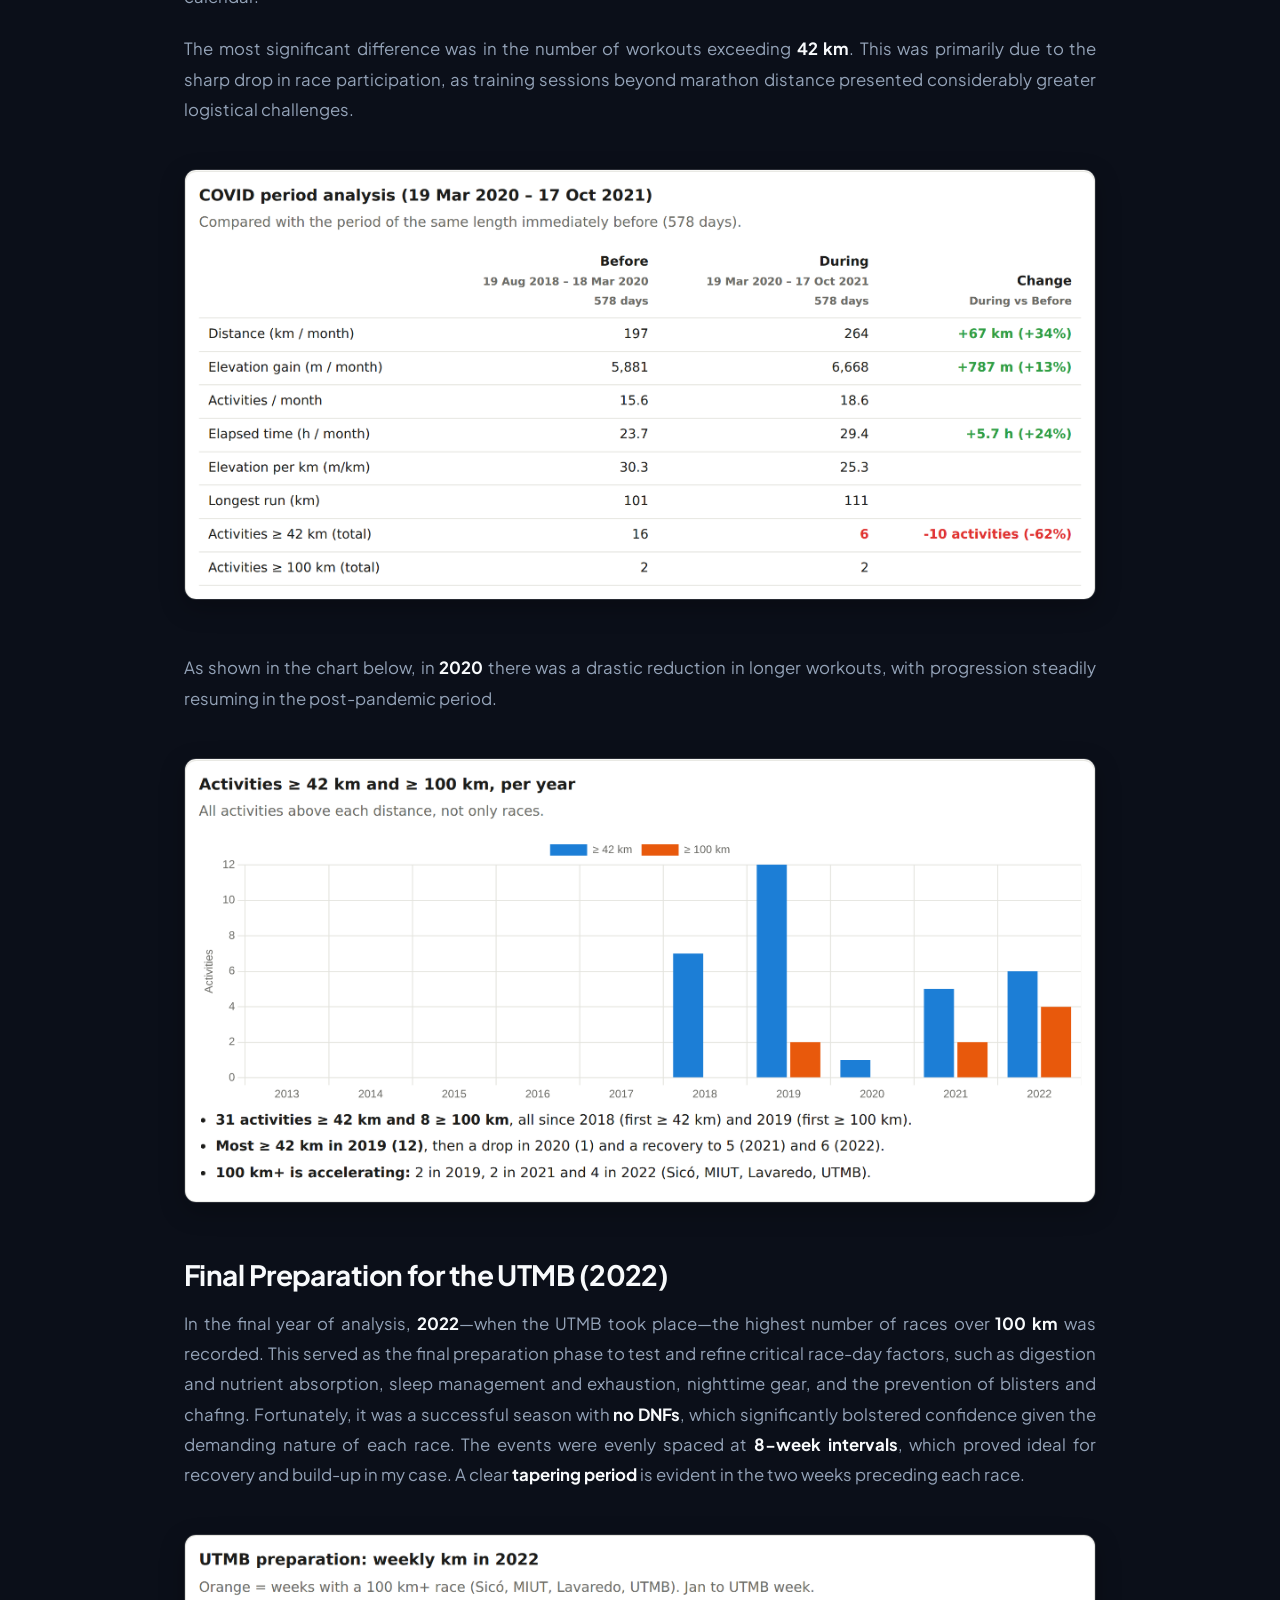
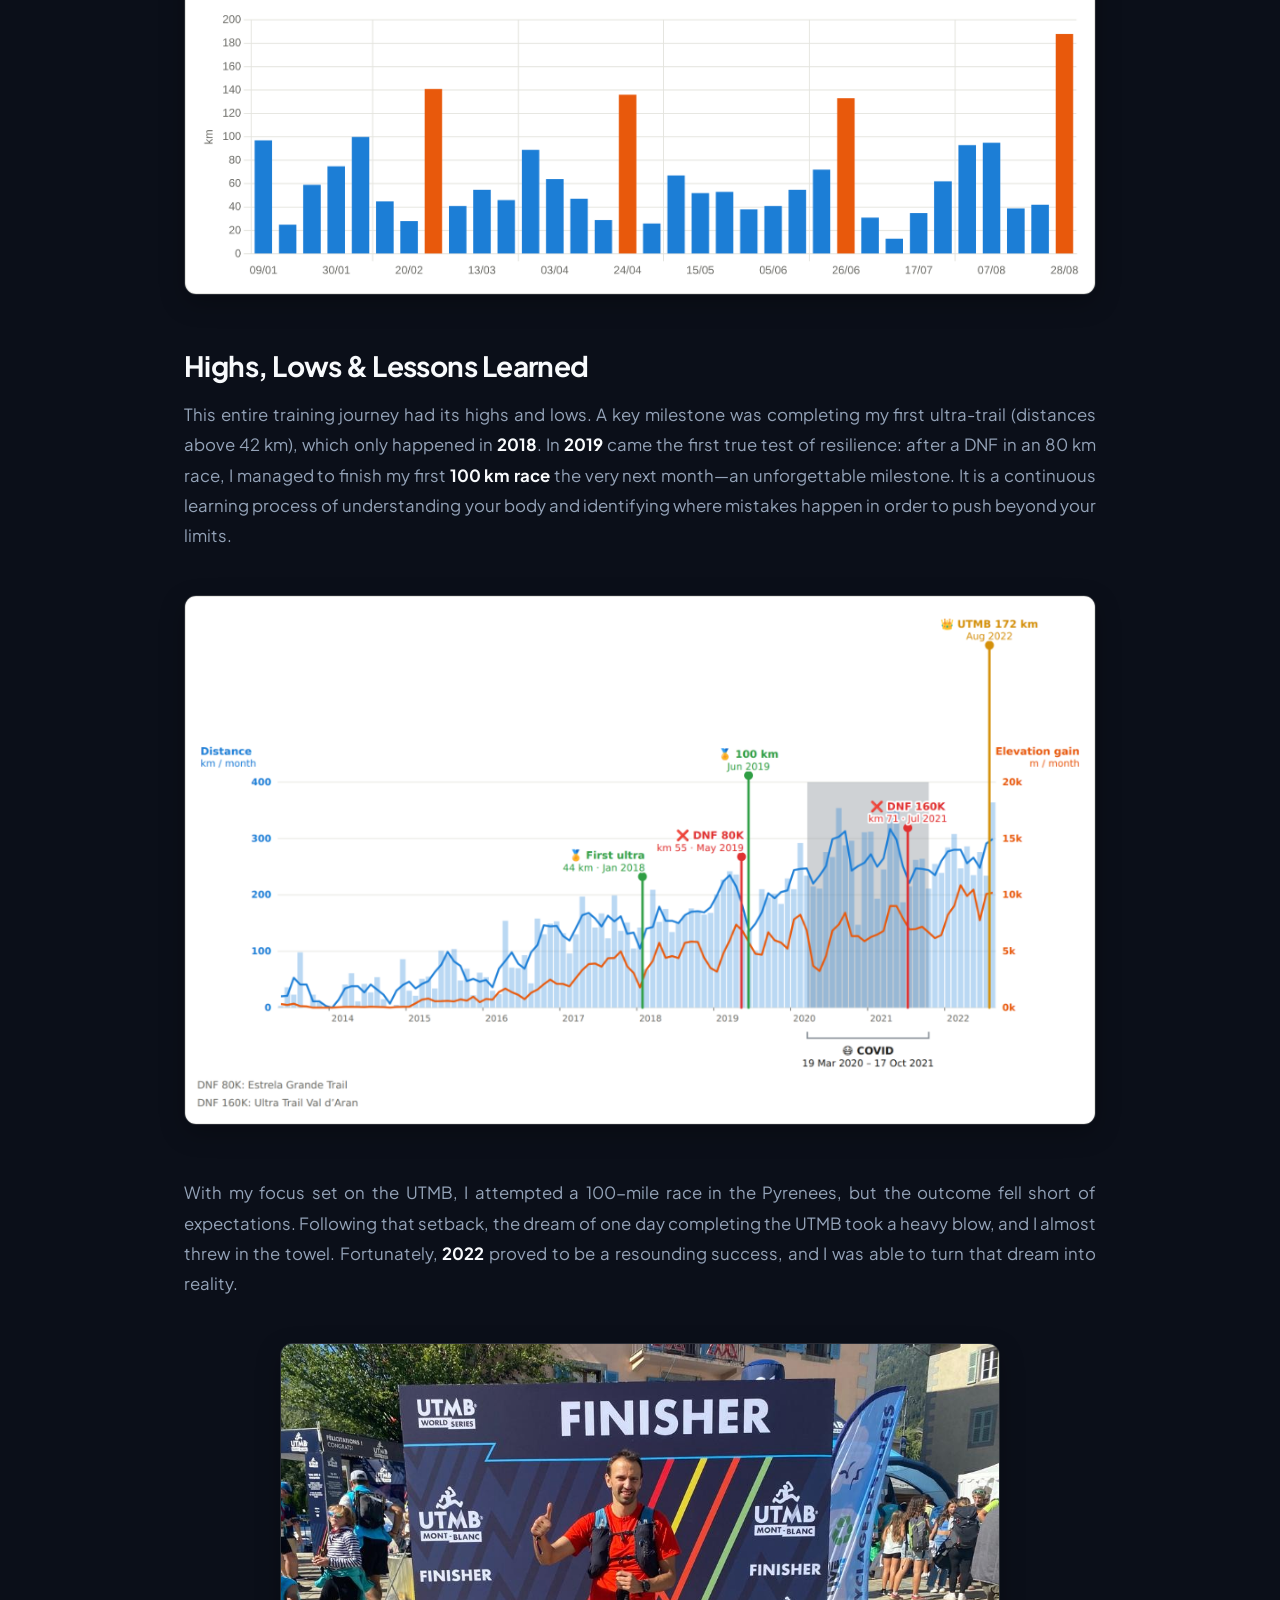
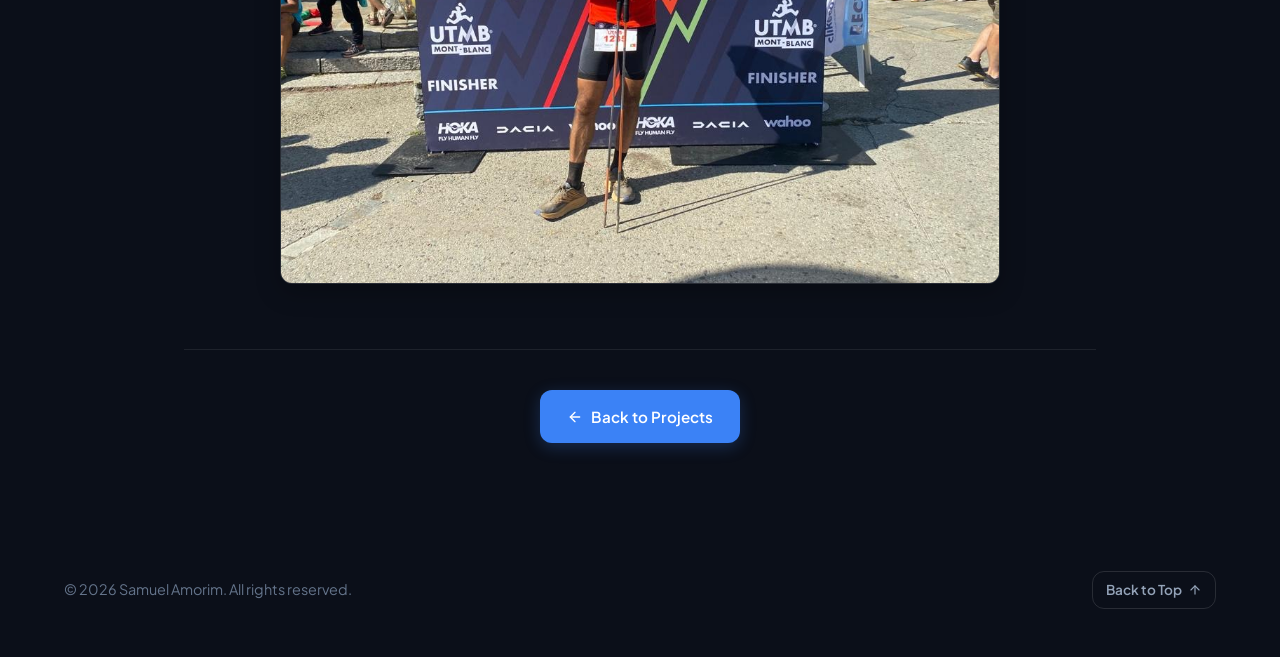
<file: strava_utmb.html>
﻿<!DOCTYPE html>
<html lang="en" data-theme="dark">
<head>
  <meta charset="UTF-8" />
  <meta name="viewport" content="width=device-width, initial-scale=1.0" />
  <title>Training Data Analysis to Complete the Ultra-Trail du Mont-Blanc | Samuel Amorim</title>
  <meta name="description" content="Training data analysis to complete the UTMB (Ultra-Trail du Mont-Blanc) by Samuel Amorim." />

  <!-- Google Analytics (GA4) -->
  <script async src="https://www.googletagmanager.com/gtag/js?id=G-W76N1EJ13Q"></script>
  <script>
    window.dataLayer = window.dataLayer || [];
    function gtag(){dataLayer.push(arguments);}
    gtag('js', new Date());
    gtag('config', 'G-W76N1EJ13Q');
  </script>

  <!-- Typography: Plus Jakarta Sans -->
  <link rel="preconnect" href="https://fonts.googleapis.com">
  <link rel="preconnect" href="https://fonts.gstatic.com" crossorigin>
  <link href="https://fonts.googleapis.com/css2?family=Plus+Jakarta+Sans:wght@400;500;600;700;800;900&display=swap" rel="stylesheet">

  <!-- Stylesheet -->
  <link rel="stylesheet" href="assets/css/modern.css?v=20" />
</head>
<body>

  <!-- ==========================================================================
       SITE HEADER / NAVBAR
       ========================================================================== -->
  <header class="site-header">
    <div class="container header-inner">
      <nav id="nav-links" class="nav-links">
        <a href="index.html" class="nav-link">Home</a>
        <a href="index.html#projects" class="nav-link active">Projects</a>
        <a href="index.html#certifications" class="nav-link">Certifications</a>
        <a href="index.html#contact" class="nav-link">Contact</a>
      </nav>

      <div class="header-actions">
        <!-- Theme Toggle -->
        <button id="theme-toggle-btn" class="btn-control" title="Toggle Theme" aria-label="Toggle Theme">
          <span id="theme-icon">
            <svg width="16" height="16" viewBox="0 0 24 24" fill="none" stroke="currentColor" stroke-width="2" stroke-linecap="round" stroke-linejoin="round">
              <circle cx="12" cy="12" r="5"></circle>
              <line x1="12" y1="1" x2="12" y2="3"></line>
              <line x1="12" y1="21" x2="12" y2="23"></line>
              <line x1="4.22" y1="4.22" x2="5.64" y2="5.64"></line>
              <line x1="18.36" y1="18.36" x2="19.78" y2="19.78"></line>
              <line x1="1" y1="12" x2="3" y2="12"></line>
              <line x1="21" y1="12" x2="23" y2="12"></line>
              <line x1="4.22" y1="19.78" x2="5.64" y2="18.36"></line>
              <line x1="18.36" y1="5.64" x2="19.78" y2="4.22"></line>
            </svg>
          </span>
        </button>

        <!-- Mobile Hamburger Button -->
        <button id="hamburger-btn" class="hamburger-btn" aria-label="Mobile Navigation">
          <svg width="24" height="24" viewBox="0 0 24 24" fill="none" stroke="currentColor" stroke-width="2" stroke-linecap="round" stroke-linejoin="round">
            <line x1="3" y1="12" x2="21" y2="12"></line>
            <line x1="3" y1="6" x2="21" y2="6"></line>
            <line x1="3" y1="18" x2="21" y2="18"></line>
          </svg>
        </button>
      </div>
    </div>
  </header>

  <main>
    <!-- ==========================================================================
         HERO SECTION
         ========================================================================== -->
    <section class="project-detail-hero">
      <div class="hero-glow-bg"></div>
      <div class="container">
        <a href="index.html#projects" class="back-link">
          <svg width="16" height="16" viewBox="0 0 24 24" fill="none" stroke="currentColor" stroke-width="2" stroke-linecap="round" stroke-linejoin="round">
            <line x1="19" y1="12" x2="5" y2="12"></line>
            <polyline points="12 19 5 12 12 5"></polyline>
          </svg>
          <span>Back to Projects</span>
        </a>

        <h1 class="project-detail-title">Training data analysis to complete the Ultra-Trail du Mont-Blanc</h1>
      </div>
    </section>

    <!-- ==========================================================================
         ARTICLE CONTENT
         ========================================================================== -->
    <section class="article-section">
      <div class="article-container">
        <div class="article-content">
          <h2>Project Overview</h2>
          <p>
            The UTMB (<a href="https://montblanc.utmb.world/races/UTMB" target="_blank" rel="noopener noreferrer">Ultra-Trail du Mont-Blanc</a>) is the most prestigious trail race in the world. To finish it, athletes must cover <strong>171 kilometers</strong> with over <strong>10,000 meters of elevation gain</strong> around Mont Blanc, crossing Italy, Switzerland, and France within <strong>46.5 hours</strong>.
          </p>
          <p>
            I started trail running in <strong>2016</strong>, though I have been logging all my training data on Strava since <strong>2013</strong>. Completing my first 100 km race sparked the ambition to train for the UTMB. In <strong>2022</strong>, I crossed the finish line in <strong>40 hours and 43 minutes</strong>. Having achieved my dream race, I decided to analyze my training data to see what it took to get there.
          </p>
          <p>
            I exported all my training data from Strava. I then cleaned and prepared the dataset in <strong>Microsoft Power BI</strong>, limiting the data up to the end of <strong>2022</strong>, before conducting the analysis.
          </p>

          <div class="article-img-box">
            <img src="images/strava_dataset_powerbi.png" alt="Strava Dataset Cleaned in Microsoft Power BI" />
            <p style="margin-top: 0.75rem; font-size: 0.875rem; color: var(--text-muted); font-style: italic;">
              Cleaned Strava activities dataset in Microsoft Power BI.
            </p>
          </div>

          <h2>Training Volume & Progression</h2>
          <p>
            Training data was analyzed, considering only running sessions, from <strong>May 2013</strong> (the start of running workouts) until the end of <strong>December 2022</strong>. In total, <strong>1355 running training workouts</strong> were recorded.
          </p>
          
          <div class="kpi-cards">
            <div class="kpi-card">
              <span class="kpi-value">17276 km</span>
              <span class="kpi-label">total distance</span>
            </div>
            <div class="kpi-card">
              <span class="kpi-value">439.6 km</span>
              <span class="kpi-label">total elevation gain</span>
            </div>
            <div class="kpi-card">
              <span class="kpi-value">1981 h</span>
              <span class="kpi-label">total elapsed time</span>
            </div>
          </div>
          <p>
            In the graph below showing annual training volume, it is evident that during the early years both distance and elevation gain were very low compared to the final years of the analysis. This is mainly explained by two factors: on one hand, in the early years of running, the body was still gradually adapting to longer distances, as anything over 15 km used to result in joint discomfort; on the other hand, at that point I had no idea I would one day attempt the UTMB, so building up training volume was never part of the plan.
          </p>

          <div class="article-img-box">
            <img src="images/strava_annual_volume.png" alt="Annual training volume: distance and elevation gain (2013-2022)" />
          </div>
          <p>
            Progression was consistent in both distance and elevation gain. However, from <strong>2018 to 2022</strong>, there was a significantly sharper increase in elevation gain—up by <strong>67%</strong> (53,867 &rarr; 90,069 m)—compared to distance, which increased by <strong>48%</strong> (1,878 &rarr; 2,773 km). This shifted the average elevation gain from <strong>28.7 m per kilometer</strong> to <strong>32.5 m per kilometer</strong>.
          </p>

          <div class="article-img-box">
            <img src="images/strava_distance_vs_elevation.png" alt="Distance vs elevation progression year by year (% of peak)" />
          </div>
          <p>
            This shift is explained by my difficulty on longer climbs, as my usual training grounds are not in high-mountain areas. As I took on longer races, I realized I needed to increase my overall elevation gain to better adapt to those conditions.
          </p>

          <h2>COVID-19 Period Analysis</h2>
          <p>
            Although progression was steady, it is worth noting that there was a lockdown period associated with the <strong>COVID-19 pandemic</strong>. While mobility restrictions were strictly enforced for only a few months, the period from <strong>March 2020 to October 2021</strong> was considered a major constraint, particularly on participation in trail races—during this timeframe, I took part in only <strong>5 races</strong> adapted to pandemic guidelines. Despite these limitations, the table below highlights that during the pandemic period I was able to dedicate more time to training, logging greater distance and elevation gain than in the equivalent preceding period. While there was more available time, it required significantly greater self-discipline, as motivation was tested without group workouts or scheduled races on the calendar.
          </p>
          <p>
            The most significant difference was in the number of workouts exceeding <strong>42 km</strong>. This was primarily due to the sharp drop in race participation, as training sessions beyond marathon distance presented considerably greater logistical challenges.
          </p>

          <div class="article-img-box">
            <img src="images/strava_covid_period_analysis.png?v=2" alt="COVID period analysis (19 Mar 2020 - 17 Oct 2021) compared with preceding period" />
          </div>

          <p>
            As shown in the chart below, in <strong>2020</strong> there was a drastic reduction in longer workouts, with progression steadily resuming in the post-pandemic period.
          </p>

          <div class="article-img-box">
            <img src="images/strava_long_activities_per_year.png" alt="Activities &ge; 42 km and &ge; 100 km per year (2013&ndash;2022)" />
          </div>

          <h2>Final Preparation for the UTMB (2022)</h2>
          <p>
            In the final year of analysis, <strong>2022</strong>—when the UTMB took place—the highest number of races over <strong>100 km</strong> was recorded. This served as the final preparation phase to test and refine critical race-day factors, such as digestion and nutrient absorption, sleep management and exhaustion, nighttime gear, and the prevention of blisters and chafing. Fortunately, it was a successful season with <strong>no DNFs</strong>, which significantly bolstered confidence given the demanding nature of each race. The events were evenly spaced at <strong>8-week intervals</strong>, which proved ideal for recovery and build-up in my case. A clear <strong>tapering period</strong> is evident in the two weeks preceding each race.
          </p>

          <div class="article-img-box">
            <img src="images/strava_utmb_preparation_weekly_2022.png" alt="UTMB preparation: weekly km in 2022" />
          </div>

          <h2>Highs, Lows &amp; Lessons Learned</h2>
          <p>
            This entire training journey had its highs and lows. A key milestone was completing my first ultra-trail (distances above 42 km), which only happened in <strong>2018</strong>. In <strong>2019</strong> came the first true test of resilience: after a DNF in an 80 km race, I managed to finish my first <strong>100 km race</strong> the very next month&mdash;an unforgettable milestone. It is a continuous learning process of understanding your body and identifying where mistakes happen in order to push beyond your limits.
          </p>

          <div class="article-img-box">
            <img src="images/strava_milestones_timeline.png?v=2" alt="Key milestones, DNFs and breakthroughs on the road to UTMB (2013-2022)" />
          </div>

          <p>
            With my focus set on the UTMB, I attempted a 100-mile race in the Pyrenees, but the outcome fell short of expectations. Following that setback, the dream of one day completing the UTMB took a heavy blow, and I almost threw in the towel. Fortunately, <strong>2022</strong> proved to be a resounding success, and I was able to turn that dream into reality.
          </p>

          <div class="article-img-box">
            <img src="images/utmb_finisher.jpg" alt="Samuel Amorim at the UTMB Finisher stage in Chamonix (2022)" style="max-width: 720px; width: 100%;" />
          </div>

          <div class="article-actions-footer">
            <a href="index.html#projects" class="btn btn-primary">
              <svg width="16" height="16" viewBox="0 0 24 24" fill="none" stroke="currentColor" stroke-width="2" stroke-linecap="round" stroke-linejoin="round">
                <line x1="19" y1="12" x2="5" y2="12"></line>
                <polyline points="12 19 5 12 12 5"></polyline>
              </svg>
              <span>Back to Projects</span>
            </a>
          </div>
        </div>
      </div>
    </section>
  </main>

  <!-- ==========================================================================
       SITE FOOTER
       ========================================================================== -->
  <footer class="site-footer">
    <div class="container footer-inner">
      <div class="footer-copy">
        <p>&copy; 2026 Samuel Amorim. All rights reserved.</p>
      </div>
      <a href="#top" class="back-to-top" onclick="window.scrollTo({top: 0, behavior: 'smooth'}); return false;">
        <span>Back to Top</span>
        <svg width="14" height="14" viewBox="0 0 24 24" fill="none" stroke="currentColor" stroke-width="2" stroke-linecap="round" stroke-linejoin="round">
          <line x1="12" y1="19" x2="12" y2="5"></line>
          <polyline points="5 12 12 5 19 12"></polyline>
        </svg>
      </a>
    </div>
  </footer>

  <!-- Scripts -->
  <script src="assets/js/modern.js?v=3"></script>
</body>
</html>
</file>
<file: assets/css/modern.css>
﻿/* ==========================================================================
   MODERN PORTFOLIO DESIGN SYSTEM - Samuel Amorim
   Inspired by clean, high-tech modern portfolios
   ========================================================================== */

:root {
  /* Colors - Dark Theme (Default) */
  --bg-base: #0b0f19;
  --bg-surface: #111827;
  --bg-card: #162032;
  --bg-card-hover: #1e2c45;
  --bg-input: #1a2438;
  
  --border-subtle: rgba(255, 255, 255, 0.08);
  --border-card: rgba(255, 255, 255, 0.12);
  --border-focus: #3b82f6;

  --text-main: #f8fafc;
  --text-secondary: #94a3b8;
  --text-muted: #64748b;

  --accent-primary: #3b82f6;
  --accent-primary-hover: #2563eb;
  --accent-glow: rgba(59, 130, 246, 0.25);
  --accent-gradient: linear-gradient(135deg, #3b82f6 0%, #06b6d4 100%);
  --accent-gradient-text: linear-gradient(135deg, #60a5fa 0%, #38bdf8 50%, #818cf8 100%);
  
  --accent-cyan: #06b6d4;
  --accent-emerald: #10b981;
  --accent-amber: #f59e0b;

  --header-height: 72px;
  --radius-sm: 8px;
  --radius-md: 12px;
  --radius-lg: 18px;
  --radius-full: 9999px;

  --shadow-sm: 0 2px 8px rgba(0, 0, 0, 0.2);
  --shadow-md: 0 8px 24px rgba(0, 0, 0, 0.25);
  --shadow-lg: 0 16px 36px rgba(0, 0, 0, 0.35);
  --transition: all 0.25s cubic-bezier(0.16, 1, 0.3, 1);
}

/* Light Theme Variables */
[data-theme="light"] {
  --bg-base: #f8fafc;
  --bg-surface: #ffffff;
  --bg-card: #ffffff;
  --bg-card-hover: #f1f5f9;
  --bg-input: #f1f5f9;

  --border-subtle: rgba(0, 0, 0, 0.07);
  --border-card: rgba(0, 0, 0, 0.1);
  --border-focus: #2563eb;

  --text-main: #0f172a;
  --text-secondary: #475569;
  --text-muted: #94a3b8;

  --accent-primary: #2563eb;
  --accent-primary-hover: #1d4ed8;
  --accent-glow: rgba(37, 99, 235, 0.15);
  --accent-gradient: linear-gradient(135deg, #2563eb 0%, #0284c7 100%);
  --accent-gradient-text: linear-gradient(135deg, #2563eb 0%, #0284c7 100%);

  --shadow-sm: 0 2px 8px rgba(0, 0, 0, 0.04);
  --shadow-md: 0 8px 20px rgba(0, 0, 0, 0.08);
  --shadow-lg: 0 16px 32px rgba(0, 0, 0, 0.12);
}

/* Reset & Base */
*, *::before, *::after {
  box-sizing: border-box;
  margin: 0;
  padding: 0;
}

html {
  scroll-behavior: smooth;
  font-size: 16px;
}

body {
  font-family: 'Plus Jakarta Sans', -apple-system, BlinkMacSystemFont, "Segoe UI", Roboto, Helvetica, Arial, sans-serif;
  background-color: var(--bg-base);
  color: var(--text-main);
  line-height: 1.65;
  transition: background-color 0.3s ease, color 0.3s ease;
  overflow-x: hidden;
  -webkit-font-smoothing: antialiased;
}

a {
  color: inherit;
  text-decoration: none;
  transition: var(--transition);
}

ul {
  list-style: none;
}

img {
  max-width: 100%;
  display: block;
}

.container {
  width: 100%;
  max-width: 1200px;
  margin: 0 auto;
  padding: 0 1.5rem;
}

/* ==========================================================================
   HEADER & NAVBAR
   ========================================================================== */
.site-header {
  position: fixed;
  top: 0;
  left: 0;
  right: 0;
  height: var(--header-height);
  background: rgba(11, 15, 25, 0.85);
  backdrop-filter: blur(14px);
  -webkit-backdrop-filter: blur(14px);
  border-bottom: 1px solid var(--border-subtle);
  z-index: 1000;
  transition: background 0.3s ease, border-color 0.3s ease;
}

[data-theme="light"] .site-header {
  background: rgba(248, 250, 252, 0.88);
}

.header-inner {
  height: 100%;
  display: flex;
  align-items: center;
  justify-content: space-between;
}

.logo-brand {
  display: flex;
  align-items: center;
  gap: 0.75rem;
  font-weight: 800;
  font-size: 1.25rem;
  letter-spacing: -0.02em;
}

.logo-badge {
  background: var(--accent-gradient);
  color: #ffffff;
  padding: 0.35rem 0.65rem;
  border-radius: var(--radius-sm);
  font-size: 0.95rem;
  font-weight: 800;
  box-shadow: 0 4px 12px var(--accent-glow);
}

.nav-links {
  display: flex;
  align-items: center;
  gap: 1.75rem;
}

.nav-link {
  font-size: 0.95rem;
  font-weight: 500;
  color: var(--text-secondary);
  position: relative;
  padding: 0.35rem 0;
}

.nav-link:hover,
.nav-link.active {
  color: var(--text-main);
}

.nav-link.active::after {
  content: '';
  position: absolute;
  bottom: -2px;
  left: 0;
  width: 100%;
  height: 2px;
  background: var(--accent-primary);
  border-radius: var(--radius-full);
}

.header-actions {
  display: flex;
  align-items: center;
  gap: 0.75rem;
}

.btn-control {
  background: var(--bg-surface);
  border: 1px solid var(--border-card);
  color: var(--text-main);
  padding: 0.45rem 0.85rem;
  border-radius: var(--radius-md);
  cursor: pointer;
  display: inline-flex;
  align-items: center;
  gap: 0.4rem;
  font-size: 0.85rem;
  font-weight: 600;
  transition: var(--transition);
}

.btn-control:hover {
  background: var(--bg-card-hover);
  border-color: var(--border-focus);
}

.hamburger-btn {
  display: none;
  background: transparent;
  border: none;
  color: var(--text-main);
  cursor: pointer;
  padding: 0.5rem;
}

/* ==========================================================================
   HERO SECTION
   ========================================================================== */
.hero {
  max-width: 1100px;
  margin: 0 auto;
  padding: calc(var(--header-height) + 24px) 32px 40px;
  text-align: left;
  position: relative;
  overflow: hidden;
}

.hero-glow-bg {
  position: absolute;
  top: -10%;
  left: 50%;
  transform: translateX(-50%);
  width: 600px;
  height: 350px;
  background: radial-gradient(circle, rgba(59, 130, 246, 0.15) 0%, rgba(6, 182, 212, 0.05) 50%, transparent 70%);
  filter: blur(50px);
  pointer-events: none;
  z-index: 0;
}

.hero-inner {
  position: relative;
  z-index: 1;
  max-width: 100%;
  text-align: left;
}

.hero-title,
.hero h1 {
  font-size: clamp(2.8rem, 5vw, 4.5rem);
  font-weight: 800;
  line-height: 1.15;
  letter-spacing: -0.03em;
  margin-bottom: 0.85rem;
  text-align: left;
  background: var(--accent-gradient-text);
  -webkit-background-clip: text;
  -webkit-text-fill-color: transparent;
}

.hero p {
  max-width: 760px;
  line-height: 1.7;
}

.hero .role,
.hero-degree {
  font-size: 1.25rem;
  font-weight: 700;
  color: var(--text-main);
  line-height: 1.5;
  margin-bottom: 0.75rem;
  text-align: left;
}

.hero .bio,
.hero-bio {
  font-size: 1.05rem;
  color: var(--text-secondary);
  line-height: 1.7;
  margin-bottom: 0;
  text-align: left;
}

.hero .actions,
.hero-actions {
  display: flex;
  flex-wrap: wrap;
  align-items: center;
  gap: 0.85rem;
  margin-top: 1.75rem;
  margin-bottom: 0.5rem;
}

.hero .actions .btn {
  background: var(--bg-card);
  color: var(--text-main);
  border: 1px solid var(--border-card);
  padding: 0.65rem 1.4rem;
  font-size: 0.92rem;
  font-weight: 600;
  border-radius: var(--radius-md);
  transition: var(--transition);
}

.hero .actions .btn:hover {
  background: var(--bg-card-hover);
  border-color: var(--border-focus);
  transform: translateY(-2px);
}

.hero .actions .btn.primary {
  background: var(--accent-primary);
  color: #ffffff;
  border: 1px solid transparent;
  box-shadow: 0 4px 16px var(--accent-glow);
}

.hero .actions .btn.primary:hover {
  background: var(--accent-primary-hover);
  box-shadow: 0 8px 24px var(--accent-glow);
}

[data-theme="light"] .hero .actions .btn {
  background: #ffffff;
  border-color: rgba(0, 0, 0, 0.12);
  color: var(--text-main);
}

[data-theme="light"] .hero .actions .btn:hover {
  background: #f1f5f9;
  border-color: var(--accent-primary);
}

[data-theme="light"] .hero .actions .btn.primary {
  background: var(--accent-primary);
  color: #ffffff;
}

/* Modern Buttons */
.btn {
  display: inline-flex;
  align-items: center;
  justify-content: center;
  gap: 0.5rem;
  padding: 0.75rem 1.6rem;
  border-radius: var(--radius-md);
  font-size: 0.95rem;
  font-weight: 600;
  cursor: pointer;
  transition: var(--transition);
}

.btn-primary {
  background: var(--accent-primary);
  color: #ffffff;
  border: 1px solid transparent;
  box-shadow: 0 4px 16px var(--accent-glow);
}

.btn-primary:hover {
  background: var(--accent-primary-hover);
  transform: translateY(-2px);
  box-shadow: 0 8px 24px var(--accent-glow);
}

.btn-outline {
  background: transparent;
  color: var(--text-main);
  border: 1px solid var(--border-card);
}

.btn-outline:hover {
  background: var(--bg-card);
  border-color: var(--border-focus);
  transform: translateY(-2px);
}

.social-pills {
  display: flex;
  align-items: center;
  gap: 0.75rem;
}

.social-pill-link {
  width: 44px;
  height: 44px;
  display: inline-flex;
  align-items: center;
  justify-content: center;
  border-radius: var(--radius-md);
  background: var(--bg-surface);
  border: 1px solid var(--border-card);
  color: var(--text-secondary);
  transition: var(--transition);
}

.social-pill-link:hover {
  color: var(--accent-primary);
  border-color: var(--border-focus);
  transform: translateY(-2px);
}

/* ==========================================================================
   STATS BANNER
   ========================================================================== */
.stats-banner {
  padding: 2rem 0 3.5rem;
}

.stats-grid {
  display: grid;
  grid-template-columns: repeat(4, 1fr);
  gap: 1.25rem;
}

.stat-card {
  background: var(--bg-card);
  border: 1px solid var(--border-card);
  border-radius: var(--radius-lg);
  padding: 1.5rem;
  display: flex;
  align-items: center;
  gap: 1rem;
  transition: var(--transition);
}

.stat-card:hover {
  transform: translateY(-4px);
  border-color: var(--accent-primary);
  box-shadow: var(--shadow-md);
}

.stat-icon {
  width: 48px;
  height: 48px;
  border-radius: var(--radius-md);
  background: rgba(59, 130, 246, 0.12);
  color: var(--accent-primary);
  display: flex;
  align-items: center;
  justify-content: center;
  flex-shrink: 0;
}

.stat-info {
  display: flex;
  flex-direction: column;
}

.stat-number {
  font-size: 1.85rem;
  font-weight: 800;
  line-height: 1.1;
  color: var(--text-main);
}

.stat-label {
  font-size: 0.85rem;
  color: var(--text-secondary);
  font-weight: 500;
  margin-top: 0.25rem;
}

/* ==========================================================================
   SECTION COMMON STYLES
   ========================================================================== */
.section {
  padding: 5rem 0;
}

.section-header {
  text-align: center;
  max-width: 680px;
  margin: 0 auto 3.5rem;
}

.section-tag {
  display: inline-block;
  font-size: 0.85rem;
  font-weight: 700;
  text-transform: uppercase;
  letter-spacing: 0.08em;
  color: var(--accent-primary);
  margin-bottom: 0.5rem;
}

.section-title {
  font-size: 2.25rem;
  font-weight: 800;
  letter-spacing: -0.02em;
  margin-bottom: 1rem;
}

.section-subtitle {
  font-size: 1.05rem;
  color: var(--text-secondary);
}

/* ==========================================================================
   PROJECTS SECTION & FILTERS
   ========================================================================== */
#projects.section {
  padding-top: 1.25rem;
  padding-bottom: 4rem;
}

#projects .section-header {
  margin-bottom: 1.5rem;
}
.projects-filter-bar {
  display: flex;
  justify-content: center;
  flex-wrap: wrap;
  gap: 0.6rem;
  margin-bottom: 2.75rem;
}

.filter-btn {
  background: var(--bg-surface);
  border: 1px solid var(--border-card);
  color: var(--text-secondary);
  padding: 0.5rem 1.1rem;
  border-radius: var(--radius-full);
  font-size: 0.9rem;
  font-weight: 600;
  cursor: pointer;
  transition: var(--transition);
}

.filter-btn:hover {
  color: var(--text-main);
  border-color: var(--text-secondary);
}

.filter-btn.active {
  background: var(--accent-primary);
  border-color: var(--accent-primary);
  color: #ffffff;
  box-shadow: 0 4px 12px var(--accent-glow);
}

.projects-header-row {
  display: flex;
  justify-content: space-between;
  align-items: center;
  margin-bottom: 2rem;
}

.carousel-controls {
  display: flex;
  align-items: center;
  gap: 0.6rem;
}

.carousel-btn {
  width: 42px;
  height: 42px;
  border-radius: var(--radius-md);
  background: var(--bg-surface);
  border: 1px solid var(--border-card);
  color: var(--text-main);
  display: inline-flex;
  align-items: center;
  justify-content: center;
  cursor: pointer;
  transition: var(--transition);
}

.carousel-btn:hover {
  background: var(--bg-card-hover);
  border-color: var(--border-focus);
  color: var(--accent-primary);
  transform: translateY(-2px);
}

.carousel-btn:disabled,
.carousel-btn.disabled {
  opacity: 0.35;
  cursor: not-allowed;
  pointer-events: none;
  transform: none;
}

.projects-grid {
  display: flex !important;
  flex-direction: row !important;
  flex-wrap: nowrap !important;
  overflow-x: auto !important;
  overflow-y: hidden !important;
  scroll-snap-type: x mandatory;
  scroll-behavior: smooth;
  gap: 1.5rem;
  padding: 0.5rem 0.25rem 1.5rem;
  -webkit-overflow-scrolling: touch;
  scrollbar-width: thin;
  scrollbar-color: var(--border-card) transparent;
  width: 100%;
}

.projects-grid::-webkit-scrollbar {
  height: 6px;
}

.projects-grid::-webkit-scrollbar-track {
  background: transparent;
}

.projects-grid::-webkit-scrollbar-thumb {
  background: var(--border-card);
  border-radius: 9999px;
}

.projects-grid::-webkit-scrollbar-thumb:hover {
  background: var(--accent-primary);
}

.project-card {
  flex: 0 0 310px !important;
  width: 310px !important;
  min-width: 290px !important;
  max-width: 340px !important;
  flex-shrink: 0 !important;
  flex-grow: 0 !important;
  scroll-snap-align: start;
  background: var(--bg-card);
  border: 1px solid var(--border-card);
  border-radius: var(--radius-lg);
  overflow: hidden;
  display: flex;
  flex-direction: column;
  transition: var(--transition);
}

@media screen and (max-width: 1024px) {
  .project-card {
    flex: 0 0 calc((100% - 1.5rem) / 2.25) !important;
    width: calc((100% - 1.5rem) / 2.25) !important;
    min-width: 280px !important;
    max-width: none !important;
  }
}

@media screen and (max-width: 640px) {
  .project-card {
    flex: 0 0 85% !important;
    width: 85% !important;
    min-width: 260px !important;
    max-width: none !important;
  }
}

/* Carousel Pagination Dots */
.carousel-dots {
  display: flex;
  justify-content: center;
  align-items: center;
  gap: 0.6rem;
  margin-top: 1.5rem;
  margin-bottom: 0.5rem;
}

.carousel-dot {
  width: 9px;
  height: 9px;
  border-radius: var(--radius-full);
  background: var(--border-card);
  border: none;
  padding: 0;
  cursor: pointer;
  transition: all 0.3s cubic-bezier(0.16, 1, 0.3, 1);
}

.carousel-dot:hover {
  background: var(--text-secondary);
  transform: scale(1.2);
}

.carousel-dot.active {
  width: 28px;
  background: var(--accent-primary);
  box-shadow: 0 0 12px var(--accent-glow);
}

.project-card:hover {
  transform: translateY(-6px);
  border-color: rgba(59, 130, 246, 0.5);
  box-shadow: var(--shadow-lg);
}

.project-thumb-wrapper {
  position: relative;
  aspect-ratio: 16 / 10;
  overflow: hidden;
  background: var(--bg-surface);
}

.project-thumb {
  width: 100%;
  height: 100%;
  object-fit: cover;
  transition: transform 0.5s ease;
}

.project-card:hover .project-thumb {
  transform: scale(1.05);
}

.project-badge-year {
  position: absolute;
  top: 1rem;
  right: 1rem;
  background: rgba(11, 15, 25, 0.85);
  backdrop-filter: blur(8px);
  color: #ffffff;
  font-size: 0.75rem;
  font-weight: 700;
  padding: 0.25rem 0.65rem;
  border-radius: var(--radius-sm);
  border: 1px solid rgba(255, 255, 255, 0.15);
}

.project-content {
  padding: 1.75rem;
  display: flex;
  flex-direction: column;
  flex-grow: 1;
}

.project-category {
  font-size: 0.8rem;
  font-weight: 700;
  text-transform: uppercase;
  color: var(--accent-cyan);
  margin-bottom: 0.4rem;
  letter-spacing: 0.05em;
}

.project-title {
  font-size: 1.25rem;
  font-weight: 700;
  line-height: 1.35;
  margin-bottom: 0.75rem;
  color: var(--text-main);
}

.project-desc {
  font-size: 0.95rem;
  color: var(--text-secondary);
  line-height: 1.6;
  margin-bottom: 1.5rem;
  flex-grow: 1;
}

.project-tags {
  display: flex;
  flex-wrap: wrap;
  gap: 0.45rem;
  margin-bottom: 1.5rem;
}

.tech-tag {
  background: rgba(59, 130, 246, 0.08);
  color: var(--text-secondary);
  border: 1px solid var(--border-subtle);
  font-size: 0.75rem;
  font-weight: 600;
  padding: 0.25rem 0.6rem;
  border-radius: var(--radius-sm);
}

.project-actions {
  display: flex;
  align-items: center;
  gap: 0.75rem;
  margin-top: auto;
}

.btn-card {
  flex-grow: 1;
  text-align: center;
  padding: 0.65rem 1rem;
  font-size: 0.85rem;
  border-radius: var(--radius-md);
  font-weight: 600;
  display: inline-flex;
  align-items: center;
  justify-content: center;
  gap: 0.4rem;
}

/* ==========================================================================
   ABOUT & EDUCATION SECTION
   ========================================================================== */
.about-grid {
  display: grid;
  grid-template-columns: 1fr 1.35fr;
  gap: 3rem;
  align-items: start;
}

.about-card-left {
  background: var(--bg-card);
  border: 1px solid var(--border-card);
  border-radius: var(--radius-lg);
  padding: 2.25rem;
  box-shadow: var(--shadow-md);
}

.about-avatar-box {
  width: 110px;
  height: 110px;
  border-radius: 50%;
  margin: 0 auto 1.25rem;
  background: var(--accent-gradient);
  display: flex;
  align-items: center;
  justify-content: center;
  color: #ffffff;
  font-size: 2.5rem;
  font-weight: 800;
  box-shadow: 0 8px 24px var(--accent-glow);
}

.about-name {
  font-size: 1.5rem;
  font-weight: 800;
  margin-bottom: 0.25rem;
  text-align: center;
}

.about-role {
  font-size: 0.95rem;
  color: var(--accent-primary);
  font-weight: 600;
  margin-bottom: 1.5rem;
  text-align: center;
}

.about-quick-facts {
  text-align: left;
  border-top: 1px solid var(--border-subtle);
  padding-top: 1.25rem;
  display: flex;
  flex-direction: column;
  gap: 0.85rem;
  font-size: 0.9rem;
  color: var(--text-secondary);
}

.fact-item {
  display: flex;
  align-items: flex-start;
  gap: 0.75rem;
}

.fact-icon {
  color: var(--accent-primary);
  flex-shrink: 0;
  margin-top: 0.15rem;
}

.about-content-right {
  display: flex;
  flex-direction: column;
  gap: 1.5rem;
}

.about-p {
  font-size: 1.05rem;
  color: var(--text-secondary);
  line-height: 1.8;
}

.education-cards-grid {
  display: grid;
  grid-template-columns: 1fr 1fr;
  gap: 1.25rem;
  margin-top: 0.5rem;
}

.edu-card {
  background: var(--bg-surface);
  border: 1px solid var(--border-card);
  border-radius: var(--radius-md);
  padding: 1.5rem;
  transition: var(--transition);
}

.edu-card:hover {
  border-color: var(--accent-primary);
  transform: translateY(-3px);
  box-shadow: var(--shadow-sm);
}

.edu-badge {
  display: inline-block;
  font-size: 0.75rem;
  font-weight: 700;
  text-transform: uppercase;
  color: var(--accent-cyan);
  background: rgba(6, 182, 212, 0.1);
  padding: 0.25rem 0.65rem;
  border-radius: var(--radius-sm);
  margin-bottom: 0.75rem;
}

.edu-title {
  font-size: 1.05rem;
  font-weight: 700;
  margin-bottom: 0.5rem;
  color: var(--text-main);
}

.edu-desc {
  font-size: 0.88rem;
  color: var(--text-secondary);
  line-height: 1.6;
}

/* ==========================================================================
   CERTIFICATIONS SECTION
   ========================================================================== */
.certifications-grid {
  display: grid;
  grid-template-columns: repeat(3, 1fr);
  gap: 1.5rem;
}

@media screen and (max-width: 980px) {
  .certifications-grid {
    grid-template-columns: repeat(2, 1fr);
  }
}

@media screen and (max-width: 640px) {
  .certifications-grid {
    grid-template-columns: 1fr;
  }
}

.cert-card {
  background: var(--bg-card);
  border: 1px solid var(--border-card);
  border-radius: var(--radius-md);
  padding: 1.5rem;
  display: flex;
  flex-direction: column;
  transition: var(--transition);
}

.cert-card:hover {
  border-color: var(--accent-primary);
  transform: translateY(-4px);
  box-shadow: var(--shadow-md);
}

.cert-card-header {
  display: flex;
  align-items: center;
  justify-content: space-between;
  gap: 0.5rem;
  margin-bottom: 0.85rem;
}

.cert-issuer {
  font-size: 0.75rem;
  font-weight: 700;
  text-transform: uppercase;
  letter-spacing: 0.05em;
  color: var(--accent-primary);
  background: rgba(59, 130, 246, 0.1);
  padding: 0.25rem 0.65rem;
  border-radius: var(--radius-sm);
}

[data-theme="light"] .cert-issuer {
  background: rgba(37, 99, 235, 0.08);
  color: #1d4ed8;
}

.cert-date {
  font-size: 0.82rem;
  font-weight: 600;
  color: var(--text-muted);
}

.cert-title {
  font-size: 1.1rem;
  font-weight: 700;
  color: var(--text-main);
  line-height: 1.45;
  margin-bottom: 0.85rem;
}

.cert-skills-list {
  display: flex;
  flex-wrap: wrap;
  gap: 0.4rem;
  margin-bottom: 1.25rem;
}

.cert-skill-pill {
  font-size: 0.75rem;
  font-weight: 500;
  color: var(--text-secondary);
  background: var(--bg-surface);
  border: 1px solid var(--border-subtle);
  padding: 0.2rem 0.55rem;
  border-radius: var(--radius-sm);
}

.cert-card-footer {
  margin-top: auto;
  padding-top: 0.85rem;
  border-top: 1px solid var(--border-subtle);
  display: flex;
  align-items: center;
  justify-content: space-between;
  gap: 0.5rem;
}

.cert-code {
  font-size: 0.76rem;
  color: var(--text-muted);
}

.cert-verify-btn {
  display: inline-flex;
  align-items: center;
  gap: 0.35rem;
  font-size: 0.82rem;
  font-weight: 600;
  color: var(--accent-primary);
  transition: var(--transition);
}

.cert-verify-btn:hover {
  color: var(--accent-primary-hover);
  text-decoration: underline;
}

/* ==========================================================================
   SKILLS SECTION
   ========================================================================== */
.skills-grid {
  display: grid;
  grid-template-columns: repeat(4, 1fr);
  gap: 1.5rem;
}

.skill-category-card {
  background: var(--bg-card);
  border: 1px solid var(--border-card);
  border-radius: var(--radius-lg);
  padding: 1.75rem;
  transition: var(--transition);
}

.skill-category-card:hover {
  transform: translateY(-4px);
  border-color: var(--border-focus);
  box-shadow: var(--shadow-md);
}

.skill-cat-header {
  display: flex;
  align-items: center;
  gap: 0.75rem;
  margin-bottom: 1.25rem;
}

.skill-cat-icon {
  width: 40px;
  height: 40px;
  border-radius: var(--radius-sm);
  background: rgba(59, 130, 246, 0.12);
  color: var(--accent-primary);
  display: flex;
  align-items: center;
  justify-content: center;
}

.skill-cat-title {
  font-size: 1.1rem;
  font-weight: 700;
}

.skill-list {
  display: flex;
  flex-direction: column;
  gap: 0.6rem;
}

.skill-item {
  display: flex;
  align-items: center;
  gap: 0.5rem;
  font-size: 0.9rem;
  color: var(--text-secondary);
}

.skill-check-icon {
  color: var(--accent-emerald);
  width: 14px;
  height: 14px;
}

/* ==========================================================================
   CONTACT SECTION
   ========================================================================== */
.contact-section {
  background: var(--bg-surface);
  border-top: 1px solid var(--border-subtle);
  border-bottom: 1px solid var(--border-subtle);
}

.contact-cards-grid {
  display: flex !important;
  justify-content: center !important;
  align-items: center !important;
  max-width: 380px !important;
  margin: 0 auto !important;
}

.contact-card {
  width: 100% !important;
  max-width: 380px !important;
  margin: 0 auto !important;
  background: var(--bg-card);
  border: 1px solid var(--border-card);
  border-radius: var(--radius-lg);
  padding: 2.25rem 2rem;
  text-align: center;
  transition: var(--transition);
  display: flex;
  flex-direction: column;
  align-items: center;
}

.contact-card:hover {
  transform: translateY(-4px);
  border-color: var(--accent-primary);
  box-shadow: var(--shadow-md);
}

.contact-icon-wrapper {
  width: 56px;
  height: 56px;
  border-radius: 50%;
  background: rgba(59, 130, 246, 0.12);
  color: var(--accent-primary);
  display: flex;
  align-items: center;
  justify-content: center;
  margin-bottom: 1rem;
}

.contact-card-title {
  font-size: 1.15rem;
  font-weight: 700;
  margin-bottom: 0.35rem;
}

.contact-card-subtitle {
  font-size: 0.85rem;
  color: var(--text-secondary);
  margin-bottom: 1rem;
}

.contact-card-link {
  font-size: 0.9rem;
  font-weight: 600;
  color: var(--accent-primary);
  display: inline-flex;
  align-items: center;
  gap: 0.35rem;
}

.contact-card-link:hover {
  text-decoration: underline;
}

/* ==========================================================================
   FOOTER
   ========================================================================== */
.site-footer {
  padding: 3rem 0;
  background: var(--bg-base);
}

.footer-inner {
  display: flex;
  align-items: center;
  justify-content: space-between;
  flex-wrap: wrap;
  gap: 1.5rem;
}

.footer-copy {
  font-size: 0.9rem;
  color: var(--text-muted);
}

.back-to-top {
  display: inline-flex;
  align-items: center;
  gap: 0.4rem;
  font-size: 0.85rem;
  font-weight: 600;
  color: var(--text-secondary);
  padding: 0.4rem 0.8rem;
  border-radius: var(--radius-md);
  border: 1px solid var(--border-card);
  transition: var(--transition);
}

.back-to-top:hover {
  color: var(--accent-primary);
  border-color: var(--accent-primary);
}

/* ==========================================================================
   RESPONSIVE DESIGN (MEDIA QUERIES)
   ========================================================================== */
@media screen and (max-width: 1024px) {
  .stats-grid {
    grid-template-columns: repeat(2, 1fr);
  }
  .skills-grid {
    grid-template-columns: repeat(2, 1fr);
  }
  .about-grid {
    grid-template-columns: 1fr;
  }
  .about-card-left {
    max-width: 480px;
    margin: 0 auto;
  }
}

@media screen and (max-width: 768px) {
  .hero-title,
  .hero h1 {
    font-size: 2.5rem;
  }
  .hero-subtitle {
    font-size: 1.2rem;
  }
  .stats-grid {
    grid-template-columns: 1fr;
  }
  .pillars-grid {
    grid-template-columns: 1fr;
  }
  .skills-grid {
    grid-template-columns: 1fr;
  }
  .contact-cards-grid {
    width: 100%;
    max-width: 100%;
  }
  
  .nav-links {
    display: none;
    position: absolute;
    top: var(--header-height);
    left: 0;
    right: 0;
    background: var(--bg-surface);
    border-bottom: 1px solid var(--border-subtle);
    flex-direction: column;
    padding: 1.5rem 2rem;
    gap: 1rem;
    box-shadow: var(--shadow-lg);
  }
  
  .nav-links.mobile-open {
    display: flex;
  }
  
  .hamburger-btn {
    display: block;
  }
  
  .footer-inner {
    flex-direction: column;
    text-align: center;
  }
}

/* ==========================================================================
   PROJECT DETAIL & ARTICLE COMMON STYLES
   ========================================================================== */
.project-detail-hero {
  padding: calc(var(--header-height) + 36px) 0 14px;
  position: relative;
  overflow: hidden;
}

.project-detail-hero .container {
  max-width: 960px;
}

.project-detail-hero.wide .container {
  max-width: 1200px;
}

.back-link {
  display: inline-flex;
  align-items: center;
  gap: 0.5rem;
  font-size: 0.9rem;
  font-weight: 600;
  color: var(--text-secondary);
  margin-bottom: 1.5rem;
  padding: 0.45rem 0.9rem;
  border-radius: var(--radius-sm);
  background: var(--bg-surface);
  border: 1px solid var(--border-card);
  transition: var(--transition);
}

.back-link:hover {
  color: var(--accent-primary);
  border-color: var(--border-focus);
  transform: translateX(-3px);
}

.project-badges {
  display: flex;
  align-items: center;
  flex-wrap: wrap;
  gap: 0.6rem;
  margin-bottom: 1rem;
}

.badge {
  display: inline-flex;
  align-items: center;
  padding: 0.3rem 0.75rem;
  border-radius: var(--radius-full);
  font-size: 0.75rem;
  font-weight: 700;
  letter-spacing: 0.04em;
  text-transform: uppercase;
  background: var(--bg-card);
  color: var(--accent-primary);
  border: 1px solid var(--border-card);
}

.badge-year {
  background: rgba(59, 130, 246, 0.1);
  color: var(--accent-primary);
  border-color: rgba(59, 130, 246, 0.25);
}

.project-detail-title {
  font-size: clamp(2.2rem, 4.5vw, 3.4rem);
  font-weight: 800;
  line-height: 1.2;
  letter-spacing: -0.025em;
  color: var(--text-main);
  margin-bottom: 1rem;
}

.project-detail-title:last-child {
  margin-bottom: 0;
}

.project-detail-subtitle {
  font-size: 1.15rem;
  line-height: 1.65;
  color: var(--text-secondary);
  max-width: 760px;
}

/* Article Body */
.article-section {
  padding: 0.75rem 0 5rem;
}

.article-container {
  max-width: 960px;
  margin: 0 auto;
  padding: 0 1.5rem;
}

.article-container.wide {
  max-width: 1200px;
}

.article-content {
  font-size: 1.05rem;
  line-height: 1.8;
  color: var(--text-secondary);
}

.article-content h2 {
  font-size: 1.75rem;
  font-weight: 700;
  line-height: 1.3;
  color: var(--text-main);
  margin: 2.75rem 0 1rem;
  letter-spacing: -0.02em;
}

.article-content > h2:first-child {
  margin-top: 0.5rem;
}

.article-content h3 {
  font-size: 1.3rem;
  font-weight: 700;
  line-height: 1.35;
  color: var(--text-main);
  margin: 2rem 0 0.85rem;
  letter-spacing: -0.015em;
}

.article-content p {
  margin-bottom: 1.4rem;
  color: var(--text-secondary);
  text-align: justify;
  text-justify: inter-word;
}

.article-content strong,
.article-content b {
  color: var(--text-main);
  font-weight: 700;
}

.article-content a:not(.btn) {
  color: var(--accent-primary);
  text-decoration: underline;
  text-underline-offset: 3px;
  transition: var(--transition);
}

.article-content a:not(.btn):hover {
  color: var(--accent-primary-hover);
}

.article-content .btn,
.article-actions-footer .btn {
  text-decoration: none !important;
}

.article-content .btn-primary,
.article-actions-footer .btn-primary {
  color: #ffffff !important;
  background: var(--accent-primary) !important;
}

.article-content .btn-primary:hover,
.article-actions-footer .btn-primary:hover {
  color: #ffffff !important;
  background: var(--accent-primary-hover) !important;
}

.article-content .btn-outline,
.article-actions-footer .btn-outline {
  color: var(--text-main) !important;
}

.article-content .btn-outline:hover,
.article-actions-footer .btn-outline:hover {
  color: var(--accent-primary) !important;
  border-color: var(--border-focus) !important;
}

.article-img-box {
  margin: 2.75rem 0;
  text-align: center;
}

.article-content .article-img-box p {
  text-align: center;
}

.article-img-box img {
  display: inline-block;
  max-width: 100%;
  height: auto;
  border-radius: var(--radius-md);
  border: 1px solid var(--border-card);
  box-shadow: var(--shadow-md);
}

.article-grid {
  display: grid;
  grid-template-columns: repeat(auto-fit, minmax(280px, 1fr));
  gap: 2rem;
  align-items: center;
  margin: 2.5rem 0;
}

/* Power BI Responsive Container */
.powerbi-container {
  position: relative;
  width: 100%;
  padding-bottom: 60%;
  height: 0;
  overflow: hidden;
  border-radius: var(--radius-md);
  border: 1px solid var(--border-card);
  box-shadow: var(--shadow-md);
  margin: 2.5rem 0;
  background: var(--bg-surface);
}

.powerbi-container iframe {
  position: absolute;
  top: 0;
  left: 0;
  width: 100%;
  height: 100%;
  border: 0;
}

@media screen and (max-width: 768px) {
  .powerbi-container {
    padding-bottom: 85%;
  }
}

.article-actions-footer {
  display: flex;
  align-items: center;
  justify-content: center;
  gap: 1rem;
  flex-wrap: wrap;
  margin-top: 3.5rem;
  padding-top: 2.5rem;
  border-top: 1px solid var(--border-subtle);
}

/* ==========================================================================
   DGI SCREENER & WEB APP STYLES (MATCHES THEME)
   ========================================================================== */
.tabs-navigation-wrapper {
  margin: 1.75rem 0 1.5rem;
  display: flex;
  justify-content: center;
}

.tabs-nav-bar {
  display: inline-flex;
  background: var(--bg-surface);
  padding: 0.35rem;
  border-radius: var(--radius-md);
  border: 1px solid var(--border-card);
  gap: 0.35rem;
  flex-wrap: wrap;
  justify-content: center;
  box-shadow: var(--shadow-sm);
}

.tab-nav-btn {
  border: 0 !important;
  outline: none !important;
  background: transparent !important;
  color: var(--text-secondary) !important;
  font-family: inherit !important;
  font-size: 0.92rem !important;
  font-weight: 700 !important;
  letter-spacing: normal !important;
  text-transform: none !important;
  padding: 0.65rem 1.35rem !important;
  border-radius: var(--radius-sm) !important;
  cursor: pointer !important;
  display: inline-flex !important;
  align-items: center !important;
  gap: 0.5rem !important;
  transition: var(--transition) !important;
  white-space: nowrap !important;
  height: auto !important;
}

.tab-nav-btn:hover {
  color: var(--text-main) !important;
  background: var(--bg-card-hover) !important;
}

.tab-nav-btn.active {
  background: var(--accent-primary) !important;
  color: #ffffff !important;
  box-shadow: 0 4px 14px var(--accent-glow) !important;
}

.tool-card {
  background: var(--bg-surface);
  border: 1px solid var(--border-card);
  border-radius: var(--radius-lg);
  padding: 2rem;
  margin-bottom: 2rem;
  box-shadow: var(--shadow-sm);
}

@media screen and (max-width: 768px) {
  .tool-card {
    padding: 1.25rem 1rem;
  }
}

.dgi-pillar-card {
  background: var(--bg-card) !important;
  border: 1px solid var(--border-card) !important;
  border-radius: var(--radius-md) !important;
  padding: 0.9rem !important;
  transition: var(--transition);
}

.dgi-pillar-card:hover {
  border-color: var(--border-focus);
}

.dgi-progress-bar {
  background: var(--bg-input) !important;
  border-radius: 4px !important;
  height: 6px !important;
  overflow: hidden !important;
  margin-top: 0.4rem !important;
}

.dgi-progress-fill {
  height: 100% !important;
  border-radius: 4px !important;
  background: var(--accent-primary) !important;
  transition: width 0.4s ease !important;
}

.watchlist-table-card {
  background: var(--bg-surface) !important;
  border: 1px solid var(--border-card) !important;
  border-radius: var(--radius-lg) !important;
  box-shadow: var(--shadow-sm) !important;
  overflow: hidden !important;
  margin-top: 1rem;
  margin-bottom: 1.5rem;
  width: 100% !important;
}

.table-wrapper {
  overflow-x: auto !important;
  width: 100% !important;
  background: transparent !important;
  margin: 0 !important;
  padding: 0 !important;
}

.sober-table {
  width: 100% !important;
  border-collapse: collapse !important;
  font-size: 0.82rem !important;
}

.sober-table thead th {
  background: var(--bg-card) !important;
  color: var(--text-secondary) !important;
  font-size: 0.68rem !important;
  font-weight: 700 !important;
  text-transform: uppercase !important;
  letter-spacing: 0.04em !important;
  padding: 0.75rem 0.5rem !important;
  border-bottom: 1px solid var(--border-card) !important;
  text-align: left;
  line-height: 1.3 !important;
}

.sober-table tbody td {
  padding: 0.7rem 0.5rem !important;
  border-bottom: 1px solid var(--border-subtle) !important;
  color: var(--text-main) !important;
  vertical-align: middle !important;
  font-size: 0.8rem !important;
  line-height: 1.3 !important;
}

.sober-table tbody tr:hover td {
  background: var(--bg-card-hover) !important;
}

.input-target-box {
  display: inline-flex !important;
  align-items: center !important;
  gap: 0.15rem !important;
  justify-content: center !important;
  background: var(--bg-input) !important;
  border: 1px solid var(--border-card) !important;
  border-radius: var(--radius-sm) !important;
  padding: 0.1rem 0.35rem !important;
  max-width: 80px !important;
  height: 28px !important;
}

.input-target-box:focus-within {
  border-color: var(--border-focus) !important;
  box-shadow: 0 0 0 2px var(--accent-glow) !important;
}

.input-target-box input {
  width: 50px !important;
  height: 24px !important;
  line-height: 24px !important;
  border: none !important;
  outline: none !important;
  background: transparent !important;
  font-size: 0.8rem !important;
  text-align: center !important;
  font-weight: 600 !important;
  color: var(--text-main) !important;
  padding: 0 !important;
  margin: 0 !important;
}

.settings-box {
  background: var(--bg-surface) !important;
  border: 1px solid var(--border-card) !important;
  border-radius: var(--radius-lg) !important;
  padding: 1.5rem !important;
  margin-top: 2rem !important;
}

.masked-token-input {
  -webkit-text-security: disc !important;
}


/* ============================================================
   KPI Cards - Strava Training Stats
   ============================================================ */
.kpi-cards {
  display: flex;
  gap: 1rem;
  margin: 2.75rem 0;
  flex-wrap: wrap;
}

.kpi-card {
  flex: 1;
  min-width: 140px;
  background: var(--bg-card, #1a1f2e);
  border: 1px solid var(--border-card, rgba(255,255,255,0.08));
  border-radius: var(--radius-md, 12px);
  padding: 1.25rem 1.5rem;
  display: flex;
  flex-direction: column;
  gap: 0.35rem;
}

.kpi-card .kpi-value {
  font-size: 1.5rem;
  font-weight: 700;
  color: #fc4c02;
  line-height: 1.1;
}

.kpi-card .kpi-label {
  font-size: 0.8rem;
  color: var(--text-muted, #8892a4);
  text-transform: lowercase;
  letter-spacing: 0.01em;
}

@media (max-width: 600px) {
  .kpi-cards {
    flex-direction: column;
  }
}
</file>
<file: assets/css/main.css>
@import url(fontawesome-all.min.css);
@import url("https://fonts.googleapis.com/css2?family=Merriweather:ital,wght@0,300;0,400;0,700;1,300;1,700&family=Source+Sans+Pro:ital,wght@0,300;0,400;0,600;0,700;0,900;1,300;1,400&display=swap");

/*
	Massively by HTML5 UP
	html5up.net | @ajlkn
	Free for personal and commercial use under the CCA 3.0 license (html5up.net/license)
*/

html, body, div, span, applet, object,
iframe, h1, h2, h3, h4, h5, h6, p, blockquote,
pre, a, abbr, acronym, address, big, cite,
code, del, dfn, em, img, ins, kbd, q, s, samp,
small, strike, strong, sub, sup, tt, var, b,
u, i, center, dl, dt, dd, ol, ul, li, fieldset,
form, label, legend, table, caption, tbody,
tfoot, thead, tr, th, td, article, aside,
canvas, details, embed, figure, figcaption,
footer, header, hgroup, menu, nav, output, ruby,
section, summary, time, mark, audio, video {
	margin: 0;
	padding: 0;
	border: 0;
	font-size: 100%;
	font: inherit;
	vertical-align: baseline;}

article, aside, details, figcaption, figure,
footer, header, hgroup, menu, nav, section {
	display: block;}

body {
	line-height: 1;
}

ol, ul {
	list-style: none;
}

blockquote, q {
	quotes: none;
}

	blockquote:before, blockquote:after, q:before, q:after {
		content: '';
		content: none;
	}

table {
	border-collapse: collapse;
	border-spacing: 0;
}

body {
	-webkit-text-size-adjust: none;
}

mark {
	background-color: transparent;
	color: inherit;
}

input::-moz-focus-inner {
	border: 0;
	padding: 0;
}

input, select, textarea {
	-moz-appearance: none;
	-webkit-appearance: none;
	-ms-appearance: none;
	appearance: none;
}

/* Basic */

	@-ms-viewport {
		width: device-width;
	}

	body {
		-ms-overflow-style: scrollbar;
	}

	@media screen and (max-width: 480px) {

		html, body {
			min-width: 320px;
		}

	}

	html {
		box-sizing: border-box;
	}

	*, *:before, *:after {
		box-sizing: inherit;
	}

	body {
		background-color: #1e252d;
	}

		body.is-preload *, body.is-preload *:before, body.is-preload *:after {
			-moz-animation: none !important;
			-webkit-animation: none !important;
			-ms-animation: none !important;
			animation: none !important;
			-moz-transition: none !important;
			-webkit-transition: none !important;
			-ms-transition: none !important;
			transition: none !important;
		}

/* Type */

	html {
		font-size: 16pt;
	}

		@media screen and (max-width: 1680px) {

			html {
				font-size: 12pt;
			}

		}

		@media screen and (max-width: 1280px) {

			html {
				font-size: 11pt;
			}

		}

		@media screen and (max-width: 360px) {

			html {
				font-size: 10pt;
			}

		}

	body {
		color: #212931;
	}

	body, input, select, textarea {
		font-family: "Merriweather", Georgia, serif;
		font-weight: 300;
		font-size: 1rem;
		line-height: 2.375;
	}

	a {
		-moz-transition: color 0.2s ease-in-out, background-color 0.2s ease-in-out, border-color 0.2s ease-in-out, box-shadow 0.2s ease-in-out;
		-webkit-transition: color 0.2s ease-in-out, background-color 0.2s ease-in-out, border-color 0.2s ease-in-out, box-shadow 0.2s ease-in-out;
		-ms-transition: color 0.2s ease-in-out, background-color 0.2s ease-in-out, border-color 0.2s ease-in-out, box-shadow 0.2s ease-in-out;
		transition: color 0.2s ease-in-out, background-color 0.2s ease-in-out, border-color 0.2s ease-in-out, box-shadow 0.2s ease-in-out;
		border-bottom: dotted 1px;
		text-decoration: none;
	}

		a:hover {
			border-bottom-color: transparent;
		}

	strong, b {
		font-weight: 600;
	}

	em, i {
		font-style: italic;
	}

	p {
		text-align: justify;
		margin: 0 0 2rem 0;
	}

	h1, h2, h3, h4, h5, h6 {
		font-family: "Source Sans Pro", Helvetica, sans-serif;
		font-weight: 900;
		line-height: 1.5;
		letter-spacing: 0.075em;
		text-transform: uppercase;
		margin: 0 0 1rem 0;
	}

		h1 a, h2 a, h3 a, h4 a, h5 a, h6 a {
			border-bottom: 0;
			color: inherit;
			text-decoration: none;
		}

	h1 {
		font-size: 4rem;
		line-height: 1.1;
		margin: 0 0 2rem 0;
	}

	h2 {
		font-size: 1.75rem;
		line-height: 1.3;
		margin: 0 0 1.5rem 0;
	}

	h3 {
		font-size: 1.25rem;
		margin: 0 0 1.5rem 0;
	}

	h4 {
		font-size: 1rem;
	}

	h5 {
		font-size: 0.9rem;
	}

	h6 {
		font-size: 0.8rem;
	}

	sub {
		font-size: 0.8rem;
		position: relative;
		top: 0.5rem;
	}

	sup {
		font-size: 0.8rem;
		position: relative;
		top: -0.5rem;
	}

	blockquote {
		border-left: solid 4px;
		font-style: italic;
		margin: 0 0 2rem 0;
		padding: 0.5rem 0 0.5rem 2rem;
	}

	code {
		border: solid 2px;
		font-family: "Courier New", monospace;
		font-size: 0.9rem;
		margin: 0 0.25rem;
		padding: 0.25rem 0.65rem;
	}

	pre {
		-webkit-overflow-scrolling: touch;
		font-family: "Courier New", monospace;
		font-size: 0.9rem;
		margin: 0 0 2rem 0;
	}

		pre code {
			display: block;
			line-height: 1.75;
			padding: 1rem 1.5rem;
			overflow-x: auto;
		}

	hr {
		border: 0;
		border-bottom: solid 2px;
		margin: 3rem 0;
	}

		hr.major {
			margin: 5rem 0;
		}

	.align-left {
		text-align: left;
	}

	.align-center {
		text-align: center;
	}

	.align-right {
		text-align: right;
	}

	input, select, textarea {
		color: #212931;
	}

	a {
		color: #212931;
		border-bottom-color: rgba(33, 41, 49, 0.5);
	}

		a:hover {
			border-bottom-color: transparent;
			color: #18bfef !important;
		}

	strong, b {
		color: #212931;
	}

	h1, h2, h3, h4, h5, h6 {
		color: #212931;
	}

	blockquote {
		border-left-color: #eeeeee;
	}

	code {
		background: rgba(220, 220, 220, 0.25);
		border-color: #eeeeee;
	}

	hr {
		border-bottom-color: #eeeeee;
	}

/* Row */

	.row {
		display: flex;
		flex-wrap: wrap;
		box-sizing: border-box;
		align-items: stretch;
	}

		.row > * {
			box-sizing: border-box;
		}

		.row.gtr-uniform > * > :last-child {
			margin-bottom: 0;
		}

		.row.aln-left {
			justify-content: flex-start;
		}

		.row.aln-center {
			justify-content: center;
		}

		.row.aln-right {
			justify-content: flex-end;
		}

		.row.aln-top {
			align-items: flex-start;
		}

		.row.aln-middle {
			align-items: center;
		}

		.row.aln-bottom {
			align-items: flex-end;
		}

		.row > .imp {
			order: -1;
		}

		.row > .col-1 {
			width: 8.33333%;
		}

		.row > .off-1 {
			margin-left: 8.33333%;
		}

		.row > .col-2 {
			width: 16.66667%;
		}

		.row > .off-2 {
			margin-left: 16.66667%;
		}

		.row > .col-3 {
			width: 25%;
		}

		.row > .off-3 {
			margin-left: 25%;
		}

		.row > .col-4 {
			width: 33.33333%;
		}

		.row > .off-4 {
			margin-left: 33.33333%;
		}

		.row > .col-5 {
			width: 41.66667%;
		}

		.row > .off-5 {
			margin-left: 41.66667%;
		}

		.row > .col-6 {
			width: 50%;
		}

		.row > .off-6 {
			margin-left: 50%;
		}

		.row > .col-7 {
			width: 58.33333%;
		}

		.row > .off-7 {
			margin-left: 58.33333%;
		}

		.row > .col-8 {
			width: 66.66667%;
		}

		.row > .off-8 {
			margin-left: 66.66667%;
		}

		.row > .col-9 {
			width: 75%;
		}

		.row > .off-9 {
			margin-left: 75%;
		}

		.row > .col-10 {
			width: 83.33333%;
		}

		.row > .off-10 {
			margin-left: 83.33333%;
		}

		.row > .col-11 {
			width: 91.66667%;
		}

		.row > .off-11 {
			margin-left: 91.66667%;
		}

		.row > .col-12 {
			width: 100%;
		}

		.row > .off-12 {
			margin-left: 100%;
		}

		.row.gtr-0 {
			margin-top: 0;
			margin-left: 0rem;
		}

			.row.gtr-0 > * {
				padding: 0 0 0 0rem;
			}

			.row.gtr-0.gtr-uniform {
				margin-top: 0rem;
			}

				.row.gtr-0.gtr-uniform > * {
					padding-top: 0rem;
				}

		.row.gtr-25 {
			margin-top: 0;
			margin-left: -0.375rem;
		}

			.row.gtr-25 > * {
				padding: 0 0 0 0.375rem;
			}

			.row.gtr-25.gtr-uniform {
				margin-top: -0.375rem;
			}

				.row.gtr-25.gtr-uniform > * {
					padding-top: 0.375rem;
				}

		.row.gtr-50 {
			margin-top: 0;
			margin-left: -0.75rem;
		}

			.row.gtr-50 > * {
				padding: 0 0 0 0.75rem;
			}

			.row.gtr-50.gtr-uniform {
				margin-top: -0.75rem;
			}

				.row.gtr-50.gtr-uniform > * {
					padding-top: 0.75rem;
				}

		.row {
			margin-top: 0;
			margin-left: -1.5rem;
		}

			.row > * {
				padding: 0 0 0 1.5rem;
			}

			.row.gtr-uniform {
				margin-top: -1.5rem;
			}

				.row.gtr-uniform > * {
					padding-top: 1.5rem;
				}

		.row.gtr-150 {
			margin-top: 0;
			margin-left: -2.25rem;
		}

			.row.gtr-150 > * {
				padding: 0 0 0 2.25rem;
			}

			.row.gtr-150.gtr-uniform {
				margin-top: -2.25rem;
			}

				.row.gtr-150.gtr-uniform > * {
					padding-top: 2.25rem;
				}

		.row.gtr-200 {
			margin-top: 0;
			margin-left: -3rem;
		}

			.row.gtr-200 > * {
				padding: 0 0 0 3rem;
			}

			.row.gtr-200.gtr-uniform {
				margin-top: -3rem;
			}

				.row.gtr-200.gtr-uniform > * {
					padding-top: 3rem;
				}

		@media screen and (max-width: 1680px) {

			.row {
				display: flex;
				flex-wrap: wrap;
				box-sizing: border-box;
				align-items: stretch;
			}

				.row > * {
					box-sizing: border-box;
				}

				.row.gtr-uniform > * > :last-child {
					margin-bottom: 0;
				}

				.row.aln-left {
					justify-content: flex-start;
				}

				.row.aln-center {
					justify-content: center;
				}

				.row.aln-right {
					justify-content: flex-end;
				}

				.row.aln-top {
					align-items: flex-start;
				}

				.row.aln-middle {
					align-items: center;
				}

				.row.aln-bottom {
					align-items: flex-end;
				}

				.row > .imp-xlarge {
					order: -1;
				}

				.row > .col-1-xlarge {
					width: 8.33333%;
				}

				.row > .off-1-xlarge {
					margin-left: 8.33333%;
				}

				.row > .col-2-xlarge {
					width: 16.66667%;
				}

				.row > .off-2-xlarge {
					margin-left: 16.66667%;
				}

				.row > .col-3-xlarge {
					width: 25%;
				}

				.row > .off-3-xlarge {
					margin-left: 25%;
				}

				.row > .col-4-xlarge {
					width: 33.33333%;
				}

				.row > .off-4-xlarge {
					margin-left: 33.33333%;
				}

				.row > .col-5-xlarge {
					width: 41.66667%;
				}

				.row > .off-5-xlarge {
					margin-left: 41.66667%;
				}

				.row > .col-6-xlarge {
					width: 50%;
				}

				.row > .off-6-xlarge {
					margin-left: 50%;
				}

				.row > .col-7-xlarge {
					width: 58.33333%;
				}

				.row > .off-7-xlarge {
					margin-left: 58.33333%;
				}

				.row > .col-8-xlarge {
					width: 66.66667%;
				}

				.row > .off-8-xlarge {
					margin-left: 66.66667%;
				}

				.row > .col-9-xlarge {
					width: 75%;
				}

				.row > .off-9-xlarge {
					margin-left: 75%;
				}

				.row > .col-10-xlarge {
					width: 83.33333%;
				}

				.row > .off-10-xlarge {
					margin-left: 83.33333%;
				}

				.row > .col-11-xlarge {
					width: 91.66667%;
				}

				.row > .off-11-xlarge {
					margin-left: 91.66667%;
				}

				.row > .col-12-xlarge {
					width: 100%;
				}

				.row > .off-12-xlarge {
					margin-left: 100%;
				}

				.row.gtr-0 {
					margin-top: 0;
					margin-left: 0rem;
				}

					.row.gtr-0 > * {
						padding: 0 0 0 0rem;
					}

					.row.gtr-0.gtr-uniform {
						margin-top: 0rem;
					}

						.row.gtr-0.gtr-uniform > * {
							padding-top: 0rem;
						}

				.row.gtr-25 {
					margin-top: 0;
					margin-left: -0.375rem;
				}

					.row.gtr-25 > * {
						padding: 0 0 0 0.375rem;
					}

					.row.gtr-25.gtr-uniform {
						margin-top: -0.375rem;
					}

						.row.gtr-25.gtr-uniform > * {
							padding-top: 0.375rem;
						}

				.row.gtr-50 {
					margin-top: 0;
					margin-left: -0.75rem;
				}

					.row.gtr-50 > * {
						padding: 0 0 0 0.75rem;
					}

					.row.gtr-50.gtr-uniform {
						margin-top: -0.75rem;
					}

						.row.gtr-50.gtr-uniform > * {
							padding-top: 0.75rem;
						}

				.row {
					margin-top: 0;
					margin-left: -1.5rem;
				}

					.row > * {
						padding: 0 0 0 1.5rem;
					}

					.row.gtr-uniform {
						margin-top: -1.5rem;
					}

						.row.gtr-uniform > * {
							padding-top: 1.5rem;
						}

				.row.gtr-150 {
					margin-top: 0;
					margin-left: -2.25rem;
				}

					.row.gtr-150 > * {
						padding: 0 0 0 2.25rem;
					}

					.row.gtr-150.gtr-uniform {
						margin-top: -2.25rem;
					}

						.row.gtr-150.gtr-uniform > * {
							padding-top: 2.25rem;
						}

				.row.gtr-200 {
					margin-top: 0;
					margin-left: -3rem;
				}

					.row.gtr-200 > * {
						padding: 0 0 0 3rem;
					}

					.row.gtr-200.gtr-uniform {
						margin-top: -3rem;
					}

						.row.gtr-200.gtr-uniform > * {
							padding-top: 3rem;
						}

		}

		@media screen and (max-width: 1280px) {

			.row {
				display: flex;
				flex-wrap: wrap;
				box-sizing: border-box;
				align-items: stretch;
			}

				.row > * {
					box-sizing: border-box;
				}

				.row.gtr-uniform > * > :last-child {
					margin-bottom: 0;
				}

				.row.aln-left {
					justify-content: flex-start;
				}

				.row.aln-center {
					justify-content: center;
				}

				.row.aln-right {
					justify-content: flex-end;
				}

				.row.aln-top {
					align-items: flex-start;
				}

				.row.aln-middle {
					align-items: center;
				}

				.row.aln-bottom {
					align-items: flex-end;
				}

				.row > .imp-large {
					order: -1;
				}

				.row > .col-1-large {
					width: 8.33333%;
				}

				.row > .off-1-large {
					margin-left: 8.33333%;
				}

				.row > .col-2-large {
					width: 16.66667%;
				}

				.row > .off-2-large {
					margin-left: 16.66667%;
				}

				.row > .col-3-large {
					width: 25%;
				}

				.row > .off-3-large {
					margin-left: 25%;
				}

				.row > .col-4-large {
					width: 33.33333%;
				}

				.row > .off-4-large {
					margin-left: 33.33333%;
				}

				.row > .col-5-large {
					width: 41.66667%;
				}

				.row > .off-5-large {
					margin-left: 41.66667%;
				}

				.row > .col-6-large {
					width: 50%;
				}

				.row > .off-6-large {
					margin-left: 50%;
				}

				.row > .col-7-large {
					width: 58.33333%;
				}

				.row > .off-7-large {
					margin-left: 58.33333%;
				}

				.row > .col-8-large {
					width: 66.66667%;
				}

				.row > .off-8-large {
					margin-left: 66.66667%;
				}

				.row > .col-9-large {
					width: 75%;
				}

				.row > .off-9-large {
					margin-left: 75%;
				}

				.row > .col-10-large {
					width: 83.33333%;
				}

				.row > .off-10-large {
					margin-left: 83.33333%;
				}

				.row > .col-11-large {
					width: 91.66667%;
				}

				.row > .off-11-large {
					margin-left: 91.66667%;
				}

				.row > .col-12-large {
					width: 100%;
				}

				.row > .off-12-large {
					margin-left: 100%;
				}

				.row.gtr-0 {
					margin-top: 0;
					margin-left: 0rem;
				}

					.row.gtr-0 > * {
						padding: 0 0 0 0rem;
					}

					.row.gtr-0.gtr-uniform {
						margin-top: 0rem;
					}

						.row.gtr-0.gtr-uniform > * {
							padding-top: 0rem;
						}

				.row.gtr-25 {
					margin-top: 0;
					margin-left: -0.375rem;
				}

					.row.gtr-25 > * {
						padding: 0 0 0 0.375rem;
					}

					.row.gtr-25.gtr-uniform {
						margin-top: -0.375rem;
					}

						.row.gtr-25.gtr-uniform > * {
							padding-top: 0.375rem;
						}

				.row.gtr-50 {
					margin-top: 0;
					margin-left: -0.75rem;
				}

					.row.gtr-50 > * {
						padding: 0 0 0 0.75rem;
					}

					.row.gtr-50.gtr-uniform {
						margin-top: -0.75rem;
					}

						.row.gtr-50.gtr-uniform > * {
							padding-top: 0.75rem;
						}

				.row {
					margin-top: 0;
					margin-left: -1.5rem;
				}

					.row > * {
						padding: 0 0 0 1.5rem;
					}

					.row.gtr-uniform {
						margin-top: -1.5rem;
					}

						.row.gtr-uniform > * {
							padding-top: 1.5rem;
						}

				.row.gtr-150 {
					margin-top: 0;
					margin-left: -2.25rem;
				}

					.row.gtr-150 > * {
						padding: 0 0 0 2.25rem;
					}

					.row.gtr-150.gtr-uniform {
						margin-top: -2.25rem;
					}

						.row.gtr-150.gtr-uniform > * {
							padding-top: 2.25rem;
						}

				.row.gtr-200 {
					margin-top: 0;
					margin-left: -3rem;
				}

					.row.gtr-200 > * {
						padding: 0 0 0 3rem;
					}

					.row.gtr-200.gtr-uniform {
						margin-top: -3rem;
					}

						.row.gtr-200.gtr-uniform > * {
							padding-top: 3rem;
						}

		}

		@media screen and (max-width: 980px) {

			.row {
				display: flex;
				flex-wrap: wrap;
				box-sizing: border-box;
				align-items: stretch;
			}

				.row > * {
					box-sizing: border-box;
				}

				.row.gtr-uniform > * > :last-child {
					margin-bottom: 0;
				}

				.row.aln-left {
					justify-content: flex-start;
				}

				.row.aln-center {
					justify-content: center;
				}

				.row.aln-right {
					justify-content: flex-end;
				}

				.row.aln-top {
					align-items: flex-start;
				}

				.row.aln-middle {
					align-items: center;
				}

				.row.aln-bottom {
					align-items: flex-end;
				}

				.row > .imp-medium {
					order: -1;
				}

				.row > .col-1-medium {
					width: 8.33333%;
				}

				.row > .off-1-medium {
					margin-left: 8.33333%;
				}

				.row > .col-2-medium {
					width: 16.66667%;
				}

				.row > .off-2-medium {
					margin-left: 16.66667%;
				}

				.row > .col-3-medium {
					width: 25%;
				}

				.row > .off-3-medium {
					margin-left: 25%;
				}

				.row > .col-4-medium {
					width: 33.33333%;
				}

				.row > .off-4-medium {
					margin-left: 33.33333%;
				}

				.row > .col-5-medium {
					width: 41.66667%;
				}

				.row > .off-5-medium {
					margin-left: 41.66667%;
				}

				.row > .col-6-medium {
					width: 50%;
				}

				.row > .off-6-medium {
					margin-left: 50%;
				}

				.row > .col-7-medium {
					width: 58.33333%;
				}

				.row > .off-7-medium {
					margin-left: 58.33333%;
				}

				.row > .col-8-medium {
					width: 66.66667%;
				}

				.row > .off-8-medium {
					margin-left: 66.66667%;
				}

				.row > .col-9-medium {
					width: 75%;
				}

				.row > .off-9-medium {
					margin-left: 75%;
				}

				.row > .col-10-medium {
					width: 83.33333%;
				}

				.row > .off-10-medium {
					margin-left: 83.33333%;
				}

				.row > .col-11-medium {
					width: 91.66667%;
				}

				.row > .off-11-medium {
					margin-left: 91.66667%;
				}

				.row > .col-12-medium {
					width: 100%;
				}

				.row > .off-12-medium {
					margin-left: 100%;
				}

				.row.gtr-0 {
					margin-top: 0;
					margin-left: 0rem;
				}

					.row.gtr-0 > * {
						padding: 0 0 0 0rem;
					}

					.row.gtr-0.gtr-uniform {
						margin-top: 0rem;
					}

						.row.gtr-0.gtr-uniform > * {
							padding-top: 0rem;
						}

				.row.gtr-25 {
					margin-top: 0;
					margin-left: -0.375rem;
				}

					.row.gtr-25 > * {
						padding: 0 0 0 0.375rem;
					}

					.row.gtr-25.gtr-uniform {
						margin-top: -0.375rem;
					}

						.row.gtr-25.gtr-uniform > * {
							padding-top: 0.375rem;
						}

				.row.gtr-50 {
					margin-top: 0;
					margin-left: -0.75rem;
				}

					.row.gtr-50 > * {
						padding: 0 0 0 0.75rem;
					}

					.row.gtr-50.gtr-uniform {
						margin-top: -0.75rem;
					}

						.row.gtr-50.gtr-uniform > * {
							padding-top: 0.75rem;
						}

				.row {
					margin-top: 0;
					margin-left: -1.5rem;
				}

					.row > * {
						padding: 0 0 0 1.5rem;
					}

					.row.gtr-uniform {
						margin-top: -1.5rem;
					}

						.row.gtr-uniform > * {
							padding-top: 1.5rem;
						}

				.row.gtr-150 {
					margin-top: 0;
					margin-left: -2.25rem;
				}

					.row.gtr-150 > * {
						padding: 0 0 0 2.25rem;
					}

					.row.gtr-150.gtr-uniform {
						margin-top: -2.25rem;
					}

						.row.gtr-150.gtr-uniform > * {
							padding-top: 2.25rem;
						}

				.row.gtr-200 {
					margin-top: 0;
					margin-left: -3rem;
				}

					.row.gtr-200 > * {
						padding: 0 0 0 3rem;
					}

					.row.gtr-200.gtr-uniform {
						margin-top: -3rem;
					}

						.row.gtr-200.gtr-uniform > * {
							padding-top: 3rem;
						}

		}

		@media screen and (max-width: 736px) {

			.row {
				display: flex;
				flex-wrap: wrap;
				box-sizing: border-box;
				align-items: stretch;
			}

				.row > * {
					box-sizing: border-box;
				}

				.row.gtr-uniform > * > :last-child {
					margin-bottom: 0;
				}

				.row.aln-left {
					justify-content: flex-start;
				}

				.row.aln-center {
					justify-content: center;
				}

				.row.aln-right {
					justify-content: flex-end;
				}

				.row.aln-top {
					align-items: flex-start;
				}

				.row.aln-middle {
					align-items: center;
				}

				.row.aln-bottom {
					align-items: flex-end;
				}

				.row > .imp-small {
					order: -1;
				}

				.row > .col-1-small {
					width: 8.33333%;
				}

				.row > .off-1-small {
					margin-left: 8.33333%;
				}

				.row > .col-2-small {
					width: 16.66667%;
				}

				.row > .off-2-small {
					margin-left: 16.66667%;
				}

				.row > .col-3-small {
					width: 25%;
				}

				.row > .off-3-small {
					margin-left: 25%;
				}

				.row > .col-4-small {
					width: 33.33333%;
				}

				.row > .off-4-small {
					margin-left: 33.33333%;
				}

				.row > .col-5-small {
					width: 41.66667%;
				}

				.row > .off-5-small {
					margin-left: 41.66667%;
				}

				.row > .col-6-small {
					width: 50%;
				}

				.row > .off-6-small {
					margin-left: 50%;
				}

				.row > .col-7-small {
					width: 58.33333%;
				}

				.row > .off-7-small {
					margin-left: 58.33333%;
				}

				.row > .col-8-small {
					width: 66.66667%;
				}

				.row > .off-8-small {
					margin-left: 66.66667%;
				}

				.row > .col-9-small {
					width: 75%;
				}

				.row > .off-9-small {
					margin-left: 75%;
				}

				.row > .col-10-small {
					width: 83.33333%;
				}

				.row > .off-10-small {
					margin-left: 83.33333%;
				}

				.row > .col-11-small {
					width: 91.66667%;
				}

				.row > .off-11-small {
					margin-left: 91.66667%;
				}

				.row > .col-12-small {
					width: 100%;
				}

				.row > .off-12-small {
					margin-left: 100%;
				}

				.row.gtr-0 {
					margin-top: 0;
					margin-left: 0rem;
				}

					.row.gtr-0 > * {
						padding: 0 0 0 0rem;
					}

					.row.gtr-0.gtr-uniform {
						margin-top: 0rem;
					}

						.row.gtr-0.gtr-uniform > * {
							padding-top: 0rem;
						}

				.row.gtr-25 {
					margin-top: 0;
					margin-left: -0.375rem;
				}

					.row.gtr-25 > * {
						padding: 0 0 0 0.375rem;
					}

					.row.gtr-25.gtr-uniform {
						margin-top: -0.375rem;
					}

						.row.gtr-25.gtr-uniform > * {
							padding-top: 0.375rem;
						}

				.row.gtr-50 {
					margin-top: 0;
					margin-left: -0.75rem;
				}

					.row.gtr-50 > * {
						padding: 0 0 0 0.75rem;
					}

					.row.gtr-50.gtr-uniform {
						margin-top: -0.75rem;
					}

						.row.gtr-50.gtr-uniform > * {
							padding-top: 0.75rem;
						}

				.row {
					margin-top: 0;
					margin-left: -1.5rem;
				}

					.row > * {
						padding: 0 0 0 1.5rem;
					}

					.row.gtr-uniform {
						margin-top: -1.5rem;
					}

						.row.gtr-uniform > * {
							padding-top: 1.5rem;
						}

				.row.gtr-150 {
					margin-top: 0;
					margin-left: -2.25rem;
				}

					.row.gtr-150 > * {
						padding: 0 0 0 2.25rem;
					}

					.row.gtr-150.gtr-uniform {
						margin-top: -2.25rem;
					}

						.row.gtr-150.gtr-uniform > * {
							padding-top: 2.25rem;
						}

				.row.gtr-200 {
					margin-top: 0;
					margin-left: -3rem;
				}

					.row.gtr-200 > * {
						padding: 0 0 0 3rem;
					}

					.row.gtr-200.gtr-uniform {
						margin-top: -3rem;
					}

						.row.gtr-200.gtr-uniform > * {
							padding-top: 3rem;
						}

		}

		@media screen and (max-width: 480px) {

			.row {
				display: flex;
				flex-wrap: wrap;
				box-sizing: border-box;
				align-items: stretch;
			}

				.row > * {
					box-sizing: border-box;
				}

				.row.gtr-uniform > * > :last-child {
					margin-bottom: 0;
				}

				.row.aln-left {
					justify-content: flex-start;
				}

				.row.aln-center {
					justify-content: center;
				}

				.row.aln-right {
					justify-content: flex-end;
				}

				.row.aln-top {
					align-items: flex-start;
				}

				.row.aln-middle {
					align-items: center;
				}

				.row.aln-bottom {
					align-items: flex-end;
				}

				.row > .imp-xsmall {
					order: -1;
				}

				.row > .col-1-xsmall {
					width: 8.33333%;
				}

				.row > .off-1-xsmall {
					margin-left: 8.33333%;
				}

				.row > .col-2-xsmall {
					width: 16.66667%;
				}

				.row > .off-2-xsmall {
					margin-left: 16.66667%;
				}

				.row > .col-3-xsmall {
					width: 25%;
				}

				.row > .off-3-xsmall {
					margin-left: 25%;
				}

				.row > .col-4-xsmall {
					width: 33.33333%;
				}

				.row > .off-4-xsmall {
					margin-left: 33.33333%;
				}

				.row > .col-5-xsmall {
					width: 41.66667%;
				}

				.row > .off-5-xsmall {
					margin-left: 41.66667%;
				}

				.row > .col-6-xsmall {
					width: 50%;
				}

				.row > .off-6-xsmall {
					margin-left: 50%;
				}

				.row > .col-7-xsmall {
					width: 58.33333%;
				}

				.row > .off-7-xsmall {
					margin-left: 58.33333%;
				}

				.row > .col-8-xsmall {
					width: 66.66667%;
				}

				.row > .off-8-xsmall {
					margin-left: 66.66667%;
				}

				.row > .col-9-xsmall {
					width: 75%;
				}

				.row > .off-9-xsmall {
					margin-left: 75%;
				}

				.row > .col-10-xsmall {
					width: 83.33333%;
				}

				.row > .off-10-xsmall {
					margin-left: 83.33333%;
				}

				.row > .col-11-xsmall {
					width: 91.66667%;
				}

				.row > .off-11-xsmall {
					margin-left: 91.66667%;
				}

				.row > .col-12-xsmall {
					width: 100%;
				}

				.row > .off-12-xsmall {
					margin-left: 100%;
				}

				.row.gtr-0 {
					margin-top: 0;
					margin-left: 0rem;
				}

					.row.gtr-0 > * {
						padding: 0 0 0 0rem;
					}

					.row.gtr-0.gtr-uniform {
						margin-top: 0rem;
					}

						.row.gtr-0.gtr-uniform > * {
							padding-top: 0rem;
						}

				.row.gtr-25 {
					margin-top: 0;
					margin-left: -0.375rem;
				}

					.row.gtr-25 > * {
						padding: 0 0 0 0.375rem;
					}

					.row.gtr-25.gtr-uniform {
						margin-top: -0.375rem;
					}

						.row.gtr-25.gtr-uniform > * {
							padding-top: 0.375rem;
						}

				.row.gtr-50 {
					margin-top: 0;
					margin-left: -0.75rem;
				}

					.row.gtr-50 > * {
						padding: 0 0 0 0.75rem;
					}

					.row.gtr-50.gtr-uniform {
						margin-top: -0.75rem;
					}

						.row.gtr-50.gtr-uniform > * {
							padding-top: 0.75rem;
						}

				.row {
					margin-top: 0;
					margin-left: -1.5rem;
				}

					.row > * {
						padding: 0 0 0 1.5rem;
					}

					.row.gtr-uniform {
						margin-top: -1.5rem;
					}

						.row.gtr-uniform > * {
							padding-top: 1.5rem;
						}

				.row.gtr-150 {
					margin-top: 0;
					margin-left: -2.25rem;
				}

					.row.gtr-150 > * {
						padding: 0 0 0 2.25rem;
					}

					.row.gtr-150.gtr-uniform {
						margin-top: -2.25rem;
					}

						.row.gtr-150.gtr-uniform > * {
							padding-top: 2.25rem;
						}

				.row.gtr-200 {
					margin-top: 0;
					margin-left: -3rem;
				}

					.row.gtr-200 > * {
						padding: 0 0 0 3rem;
					}

					.row.gtr-200.gtr-uniform {
						margin-top: -3rem;
					}

						.row.gtr-200.gtr-uniform > * {
							padding-top: 3rem;
						}

		}

		@media screen and (max-width: 360px) {

			.row {
				display: flex;
				flex-wrap: wrap;
				box-sizing: border-box;
				align-items: stretch;
			}

				.row > * {
					box-sizing: border-box;
				}

				.row.gtr-uniform > * > :last-child {
					margin-bottom: 0;
				}

				.row.aln-left {
					justify-content: flex-start;
				}

				.row.aln-center {
					justify-content: center;
				}

				.row.aln-right {
					justify-content: flex-end;
				}

				.row.aln-top {
					align-items: flex-start;
				}

				.row.aln-middle {
					align-items: center;
				}

				.row.aln-bottom {
					align-items: flex-end;
				}

				.row > .imp-xxsmall {
					order: -1;
				}

				.row > .col-1-xxsmall {
					width: 8.33333%;
				}

				.row > .off-1-xxsmall {
					margin-left: 8.33333%;
				}

				.row > .col-2-xxsmall {
					width: 16.66667%;
				}

				.row > .off-2-xxsmall {
					margin-left: 16.66667%;
				}

				.row > .col-3-xxsmall {
					width: 25%;
				}

				.row > .off-3-xxsmall {
					margin-left: 25%;
				}

				.row > .col-4-xxsmall {
					width: 33.33333%;
				}

				.row > .off-4-xxsmall {
					margin-left: 33.33333%;
				}

				.row > .col-5-xxsmall {
					width: 41.66667%;
				}

				.row > .off-5-xxsmall {
					margin-left: 41.66667%;
				}

				.row > .col-6-xxsmall {
					width: 50%;
				}

				.row > .off-6-xxsmall {
					margin-left: 50%;
				}

				.row > .col-7-xxsmall {
					width: 58.33333%;
				}

				.row > .off-7-xxsmall {
					margin-left: 58.33333%;
				}

				.row > .col-8-xxsmall {
					width: 66.66667%;
				}

				.row > .off-8-xxsmall {
					margin-left: 66.66667%;
				}

				.row > .col-9-xxsmall {
					width: 75%;
				}

				.row > .off-9-xxsmall {
					margin-left: 75%;
				}

				.row > .col-10-xxsmall {
					width: 83.33333%;
				}

				.row > .off-10-xxsmall {
					margin-left: 83.33333%;
				}

				.row > .col-11-xxsmall {
					width: 91.66667%;
				}

				.row > .off-11-xxsmall {
					margin-left: 91.66667%;
				}

				.row > .col-12-xxsmall {
					width: 100%;
				}

				.row > .off-12-xxsmall {
					margin-left: 100%;
				}

				.row.gtr-0 {
					margin-top: 0;
					margin-left: 0rem;
				}

					.row.gtr-0 > * {
						padding: 0 0 0 0rem;
					}

					.row.gtr-0.gtr-uniform {
						margin-top: 0rem;
					}

						.row.gtr-0.gtr-uniform > * {
							padding-top: 0rem;
						}

				.row.gtr-25 {
					margin-top: 0;
					margin-left: -0.375rem;
				}

					.row.gtr-25 > * {
						padding: 0 0 0 0.375rem;
					}

					.row.gtr-25.gtr-uniform {
						margin-top: -0.375rem;
					}

						.row.gtr-25.gtr-uniform > * {
							padding-top: 0.375rem;
						}

				.row.gtr-50 {
					margin-top: 0;
					margin-left: -0.75rem;
				}

					.row.gtr-50 > * {
						padding: 0 0 0 0.75rem;
					}

					.row.gtr-50.gtr-uniform {
						margin-top: -0.75rem;
					}

						.row.gtr-50.gtr-uniform > * {
							padding-top: 0.75rem;
						}

				.row {
					margin-top: 0;
					margin-left: -1.5rem;
				}

					.row > * {
						padding: 0 0 0 1.5rem;
					}

					.row.gtr-uniform {
						margin-top: -1.5rem;
					}

						.row.gtr-uniform > * {
							padding-top: 1.5rem;
						}

				.row.gtr-150 {
					margin-top: 0;
					margin-left: -2.25rem;
				}

					.row.gtr-150 > * {
						padding: 0 0 0 2.25rem;
					}

					.row.gtr-150.gtr-uniform {
						margin-top: -2.25rem;
					}

						.row.gtr-150.gtr-uniform > * {
							padding-top: 2.25rem;
						}

				.row.gtr-200 {
					margin-top: 0;
					margin-left: -3rem;
				}

					.row.gtr-200 > * {
						padding: 0 0 0 3rem;
					}

					.row.gtr-200.gtr-uniform {
						margin-top: -3rem;
					}

						.row.gtr-200.gtr-uniform > * {
							padding-top: 3rem;
						}

		}

/* Box */

	.box {
		border: solid 2px;
		margin-bottom: 2rem;
		padding: 1.5rem;
	}

		.box > :last-child,
		.box > :last-child > :last-child,
		.box > :last-child > :last-child > :last-child {
			margin-bottom: 0;
		}

		.box.alt {
			border: 0;
			border-radius: 0;
			padding: 0;
		}

	.box {
		border-color: #eeeeee;
	}

/* Button */

	input[type="submit"],
	input[type="reset"],
	input[type="button"],
	button,
	.button {
		-moz-appearance: none;
		-webkit-appearance: none;
		-ms-appearance: none;
		appearance: none;
		-moz-transition: background-color 0.2s ease-in-out, box-shadow 0.2s ease-in-out, color 0.2s ease-in-out;
		-webkit-transition: background-color 0.2s ease-in-out, box-shadow 0.2s ease-in-out, color 0.2s ease-in-out;
		-ms-transition: background-color 0.2s ease-in-out, box-shadow 0.2s ease-in-out, color 0.2s ease-in-out;
		transition: background-color 0.2s ease-in-out, box-shadow 0.2s ease-in-out, color 0.2s ease-in-out;
		border: 0;
		border-radius: 0;
		cursor: pointer;
		display: inline-block;
		font-family: "Source Sans Pro", Helvetica, sans-serif;
		font-size: 0.8rem;
		font-weight: 900;
		letter-spacing: 0.075em;
		height: 3rem;
		line-height: 3rem;
		padding: 0 2rem;
		text-align: center;
		text-decoration: none;
		text-transform: uppercase;
		white-space: nowrap;
	}

		input[type="submit"].icon:before,
		input[type="reset"].icon:before,
		input[type="button"].icon:before,
		button.icon:before,
		.button.icon:before {
			margin-right: 0.5rem;
		}

		input[type="submit"].icon.solo,
		input[type="reset"].icon.solo,
		input[type="button"].icon.solo,
		button.icon.solo,
		.button.icon.solo {
			position: relative;
			width: 4rem;
			height: 4rem;
			line-height: 4rem;
			border-radius: 4rem;
			text-indent: 4rem;
			overflow: hidden;
			padding: 0;
			white-space: nowrap;
		}

			input[type="submit"].icon.solo:before,
			input[type="reset"].icon.solo:before,
			input[type="button"].icon.solo:before,
			button.icon.solo:before,
			.button.icon.solo:before {
				position: absolute;
				display: block;
				top: 0;
				left: 0;
				width: inherit;
				height: inherit;
				line-height: inherit;
				font-size: 1.25rem;
				margin-right: 0;
				text-align: center;
				text-indent: 0;
			}

		input[type="submit"].fit,
		input[type="reset"].fit,
		input[type="button"].fit,
		button.fit,
		.button.fit {
			width: 100%;
		}

		input[type="submit"].small,
		input[type="reset"].small,
		input[type="button"].small,
		button.small,
		.button.small {
			font-size: 0.7rem;
			height: 2.5rem;
			line-height: 2.5rem;
			padding: 0 1.5rem;
		}

		input[type="submit"].large,
		input[type="reset"].large,
		input[type="button"].large,
		button.large,
		.button.large {
			font-size: 0.9rem;
			height: 3.5rem;
			line-height: 3.5rem;
			padding: 0 2.75rem;
		}

		@media screen and (max-width: 980px) {

			input[type="submit"],
			input[type="reset"],
			input[type="button"],
			button,
			.button {
				font-size: 0.9rem;
				height: 3.25rem;
				line-height: 3.25rem;
			}

				input[type="submit"].large,
				input[type="reset"].large,
				input[type="button"].large,
				button.large,
				.button.large {
					font-size: 1rem;
					height: 3.75rem;
					line-height: 3.75rem;
				}

		}

		input[type="submit"].disabled, input[type="submit"]:disabled,
		input[type="reset"].disabled,
		input[type="reset"]:disabled,
		input[type="button"].disabled,
		input[type="button"]:disabled,
		button.disabled,
		button:disabled,
		.button.disabled,
		.button:disabled {
			pointer-events: none;
			opacity: 0.25;
		}

	input[type="submit"],
	input[type="reset"],
	input[type="button"],
	button,
	.button {
		background-color: transparent;
		box-shadow: inset 0 0 0 2px #212931;
		color: #212931 !important;
	}

		input[type="submit"]:hover,
		input[type="reset"]:hover,
		input[type="button"]:hover,
		button:hover,
		.button:hover {
			box-shadow: inset 0 0 0 2px #18bfef;
			color: #18bfef !important;
		}

		input[type="submit"].primary,
		input[type="reset"].primary,
		input[type="button"].primary,
		button.primary,
		.button.primary {
			background-color: #212931;
			box-shadow: none;
			color: #ffffff !important;
		}

			input[type="submit"].primary:hover,
			input[type="reset"].primary:hover,
			input[type="button"].primary:hover,
			button.primary:hover,
			.button.primary:hover {
				background-color: #18bfef;
			}

/* Form */

	form {
		margin: 0 0 2rem 0;
	}

		form > :last-child {
			margin-bottom: 0;
		}

		form > .fields {
			display: -moz-flex;
			display: -webkit-flex;
			display: -ms-flex;
			display: flex;
			-moz-flex-wrap: wrap;
			-webkit-flex-wrap: wrap;
			-ms-flex-wrap: wrap;
			flex-wrap: wrap;
			width: calc(100% + 3rem);
			margin: -1.5rem 0 2rem -1.5rem;
		}

			form > .fields > .field {
				-moz-flex-grow: 0;
				-webkit-flex-grow: 0;
				-ms-flex-grow: 0;
				flex-grow: 0;
				-moz-flex-shrink: 0;
				-webkit-flex-shrink: 0;
				-ms-flex-shrink: 0;
				flex-shrink: 0;
				padding: 1.5rem 0 0 1.5rem;
				width: calc(100% - 1.5rem);
			}

				form > .fields > .field.half {
					width: calc(50% - 0.75rem);
				}

				form > .fields > .field.third {
					width: calc(100%/3 - 0.5rem);
				}

				form > .fields > .field.quarter {
					width: calc(25% - 0.375rem);
				}

		@media screen and (max-width: 480px) {

			form > .fields {
				width: calc(100% + 3rem);
				margin: -1.5rem 0 2rem -1.5rem;
			}

				form > .fields > .field {
					padding: 1.5rem 0 0 1.5rem;
					width: calc(100% - 1.5rem);
				}

					form > .fields > .field.half {
						width: calc(100% - 1.5rem);
					}

					form > .fields > .field.third {
						width: calc(100% - 1.5rem);
					}

					form > .fields > .field.quarter {
						width: calc(100% - 1.5rem);
					}

		}

	label {
		display: block;
		font-family: "Source Sans Pro", Helvetica, sans-serif;
		font-weight: 900;
		line-height: 1.5;
		letter-spacing: 0.075em;
		font-size: 0.8rem;
		text-transform: uppercase;
		margin: 0 0 0.75rem 0;
	}

		@media screen and (max-width: 980px) {

			label {
				font-size: 0.9rem;
			}

		}

	input[type="text"],
	input[type="password"],
	input[type="email"],
	select,
	textarea {
		-moz-appearance: none;
		-webkit-appearance: none;
		-ms-appearance: none;
		appearance: none;
		background: transparent;
		border-radius: 0;
		border: solid 2px;
		color: inherit;
		display: block;
		outline: 0;
		padding: 0 1rem;
		text-decoration: none;
		width: 100%;
	}

		input[type="text"]:invalid,
		input[type="password"]:invalid,
		input[type="email"]:invalid,
		select:invalid,
		textarea:invalid {
			box-shadow: none;
		}

	select {
		background-size: 1.25rem;
		background-repeat: no-repeat;
		background-position: calc(100% - 1rem) center;
		height: 3rem;
		padding-right: 3rem;
		text-overflow: ellipsis;
	}

		select:focus::-ms-value {
			background-color: transparent;
		}

		select::-ms-expand {
			display: none;
		}

	input[type="text"],
	input[type="password"],
	input[type="email"],
	select {
		height: 3rem;
	}

	textarea {
		padding: 0.75rem 1rem;
	}

	input[type="checkbox"],
	input[type="radio"] {
		-moz-appearance: none;
		-webkit-appearance: none;
		-ms-appearance: none;
		appearance: none;
		display: block;
		float: left;
		margin-right: -2rem;
		opacity: 0;
		width: 1rem;
		z-index: -1;
	}

		input[type="checkbox"] + label,
		input[type="radio"] + label {
			text-decoration: none;
			cursor: pointer;
			display: inline-block;
			font-size: 1rem;
			letter-spacing: 0;
			font-family: "Merriweather", Georgia, serif;
			text-transform: none;
			font-weight: 300;
			padding-left: 2.8rem;
			padding-right: 1rem;
			position: relative;
		}

			input[type="checkbox"] + label:before,
			input[type="radio"] + label:before {
				-moz-osx-font-smoothing: grayscale;
				-webkit-font-smoothing: antialiased;
				display: inline-block;
				font-style: normal;
				font-variant: normal;
				text-rendering: auto;
				line-height: 1;
				text-transform: none !important;
				font-family: 'Font Awesome 5 Free';
				font-weight: 900;
			}

			input[type="checkbox"] + label:before,
			input[type="radio"] + label:before {
				border-radius: 0;
				border: solid 2px;
				content: '';
				display: inline-block;
				font-size: 0.8rem;
				height: 1.8rem;
				left: 0;
				line-height: 1.65rem;
				position: absolute;
				text-align: center;
				top: -0.125rem;
				width: 1.8rem;
			}

		input[type="checkbox"]:checked + label:before,
		input[type="radio"]:checked + label:before {
			content: '\f00c';
		}

	input[type="checkbox"] + label:before {
		border-radius: 0;
	}

	input[type="radio"] + label:before {
		border-radius: 100%;
	}

	::-webkit-input-placeholder {
		opacity: 1.0;
	}

	:-moz-placeholder {
		opacity: 1.0;
	}

	::-moz-placeholder {
		opacity: 1.0;
	}

	:-ms-input-placeholder {
		opacity: 1.0;
	}

	label {
		color: #212931;
	}

	input[type="text"],
	input[type="password"],
	input[type="email"],
	select,
	textarea {
		border-color: #eeeeee;
	}

		input[type="text"]:focus,
		input[type="password"]:focus,
		input[type="email"]:focus,
		select:focus,
		textarea:focus {
			border-color: #18bfef;
		}

	select {
		background-image: url("data:image/svg+xml;charset=utf8,%3Csvg xmlns='http://www.w3.org/2000/svg' width='40' height='40' preserveAspectRatio='none' viewBox='0 0 40 40'%3E%3Cpath d='M9.4,12.3l10.4,10.4l10.4-10.4c0.2-0.2,0.5-0.4,0.9-0.4c0.3,0,0.6,0.1,0.9,0.4l3.3,3.3c0.2,0.2,0.4,0.5,0.4,0.9 c0,0.4-0.1,0.6-0.4,0.9L20.7,31.9c-0.2,0.2-0.5,0.4-0.9,0.4c-0.3,0-0.6-0.1-0.9-0.4L4.3,17.3c-0.2-0.2-0.4-0.5-0.4-0.9 c0-0.4,0.1-0.6,0.4-0.9l3.3-3.3c0.2-0.2,0.5-0.4,0.9-0.4S9.1,12.1,9.4,12.3z' fill='%23eeeeee' /%3E%3C/svg%3E");
	}

		select option {
			background-color: #ffffff;
			color: #212931;
		}

	.select-wrapper:before {
		color: #eeeeee;
	}

	input[type="checkbox"] + label,
	input[type="radio"] + label {
		color: #212931;
	}

		input[type="checkbox"] + label:before,
		input[type="radio"] + label:before {
			border-color: #eeeeee;
		}

	input[type="checkbox"]:checked + label:before,
	input[type="radio"]:checked + label:before {
		background-color: #212931;
		border-color: #212931;
		color: #ffffff;
	}

	input[type="checkbox"]:focus + label:before,
	input[type="radio"]:focus + label:before {
		border-color: #18bfef;
	}

	::-webkit-input-placeholder {
		color: #909498 !important;
	}

	:-moz-placeholder {
		color: #909498 !important;
	}

	::-moz-placeholder {
		color: #909498 !important;
	}

	:-ms-input-placeholder {
		color: #909498 !important;
	}

	.formerize-placeholder {
		color: #909498 !important;
	}

/* Icon */

	.icon {
		text-decoration: none;
		border-bottom: none;
		position: relative;
	}

		.icon:before {
			-moz-osx-font-smoothing: grayscale;
			-webkit-font-smoothing: antialiased;
			display: inline-block;
			font-style: normal;
			font-variant: normal;
			text-rendering: auto;
			line-height: 1;
			text-transform: none !important;
			font-family: 'Font Awesome 5 Free';
			font-weight: 400;
		}

		.icon > .label {
			display: none;
		}

		.icon:before {
			line-height: inherit;
		}

		.icon.solid:before {
			font-weight: 900;
		}

		.icon.brands:before {
			font-family: 'Font Awesome 5 Brands';
		}

/* Image */

	.image {
		border: 0;
		display: inline-block;
		position: relative;
	}

		.image img {
			display: block;
		}

		.image.left, .image.right {
			max-width: 40%;
		}

			.image.left img, .image.right img {
				width: 100%;
			}

		.image.left {
			float: left;
			margin: 0 2rem 2rem 0;
			top: 0.75rem;
		}

		.image.right {
			float: right;
			margin: 0 0 2rem 2rem;
			top: 0.75rem;
		}

		.image.fit {
			display: block;
			margin: 2.5rem 0;
			width: 100%;
		}

			.image.fit:first-child {
				margin-top: 0;
			}

			.image.fit img {
				width: 100%;
			}

		.image.main {
			display: block;
			margin: 4rem 0;
			width: 100%;
		}

			.image.main:first-child {
				margin-top: 0;
			}

			.image.main img {
				width: 100%;
			}

		@media screen and (max-width: 736px) {

			.image.fit {
				margin: 2rem 0;
			}

			.image.main {
				margin: 2rem 0;
			}

		}

	a.image {
		overflow: hidden;
	}

		a.image img {
			-moz-transition: -moz-transform 0.2s ease-out;
			-webkit-transition: -webkit-transform 0.2s ease-out;
			-ms-transition: -ms-transform 0.2s ease-out;
			transition: transform 0.2s ease-out;
		}

		a.image:hover img {
			-moz-transform: scale(1.05);
			-webkit-transform: scale(1.05);
			-ms-transform: scale(1.05);
			transform: scale(1.05);
		}

/* Actions */

	ul.actions {
		display: -moz-flex;
		display: -webkit-flex;
		display: -ms-flex;
		display: flex;
		cursor: default;
		list-style: none;
		margin-left: -1rem;
		padding-left: 0;
	}

		ul.actions li {
			padding: 0 0 0 1rem;
			vertical-align: middle;
		}

		ul.actions.special {
			-moz-justify-content: center;
			-webkit-justify-content: center;
			-ms-justify-content: center;
			justify-content: center;
			width: 100%;
			margin-left: 0;
		}

			ul.actions.special li:first-child {
				padding-left: 0;
			}

		ul.actions.stacked {
			-moz-flex-direction: column;
			-webkit-flex-direction: column;
			-ms-flex-direction: column;
			flex-direction: column;
			margin-left: 0;
		}

			ul.actions.stacked li {
				padding: 1.3rem 0 0 0;
			}

				ul.actions.stacked li:first-child {
					padding-top: 0;
				}

		ul.actions.fit {
			width: calc(100% + 1rem);
		}

			ul.actions.fit li {
				-moz-flex-grow: 1;
				-webkit-flex-grow: 1;
				-ms-flex-grow: 1;
				flex-grow: 1;
				-moz-flex-shrink: 1;
				-webkit-flex-shrink: 1;
				-ms-flex-shrink: 1;
				flex-shrink: 1;
				width: 100%;
			}

				ul.actions.fit li > * {
					width: 100%;
				}

			ul.actions.fit.stacked {
				width: 100%;
			}

		@media screen and (max-width: 480px) {

			ul.actions:not(.fixed) {
				-moz-flex-direction: column;
				-webkit-flex-direction: column;
				-ms-flex-direction: column;
				flex-direction: column;
				margin-left: 0;
				width: 100% !important;
			}

				ul.actions:not(.fixed) li {
					-moz-flex-grow: 1;
					-webkit-flex-grow: 1;
					-ms-flex-grow: 1;
					flex-grow: 1;
					-moz-flex-shrink: 1;
					-webkit-flex-shrink: 1;
					-ms-flex-shrink: 1;
					flex-shrink: 1;
					padding: 1rem 0 0 0;
					text-align: center;
					width: 100%;
				}

					ul.actions:not(.fixed) li > * {
						width: 100%;
					}

					ul.actions:not(.fixed) li:first-child {
						padding-top: 0;
					}

					ul.actions:not(.fixed) li input[type="submit"],
					ul.actions:not(.fixed) li input[type="reset"],
					ul.actions:not(.fixed) li input[type="button"],
					ul.actions:not(.fixed) li button,
					ul.actions:not(.fixed) li .button {
						width: 100%;
					}

						ul.actions:not(.fixed) li input[type="submit"].icon:before,
						ul.actions:not(.fixed) li input[type="reset"].icon:before,
						ul.actions:not(.fixed) li input[type="button"].icon:before,
						ul.actions:not(.fixed) li button.icon:before,
						ul.actions:not(.fixed) li .button.icon:before {
							margin-left: -0.5rem;
						}

		}

/* Icons */

	ul.icons {
		cursor: default;
		list-style: none;
		padding-left: 0;
	}

		ul.icons li {
			display: inline-block;
			padding: 0 0.5rem 0 0;
			vertical-align: middle;
		}

			ul.icons li:last-child {
				padding-right: 0;
			}

			ul.icons li .icon:before {
				width: 2.25rem;
				height: 2.25rem;
				line-height: 2.25rem;
				display: inline-block;
				text-align: center;
				border-radius: 100%;
				font-size: 1.25rem;
			}

		ul.icons.alt li .icon:before {
			-moz-transition: color 0.2s ease-in-out, background-color 0.2s ease-in-out, border-color 0.2s ease-in-out, box-shadow 0.2s ease-in-out;
			-webkit-transition: color 0.2s ease-in-out, background-color 0.2s ease-in-out, border-color 0.2s ease-in-out, box-shadow 0.2s ease-in-out;
			-ms-transition: color 0.2s ease-in-out, background-color 0.2s ease-in-out, border-color 0.2s ease-in-out, box-shadow 0.2s ease-in-out;
			transition: color 0.2s ease-in-out, background-color 0.2s ease-in-out, border-color 0.2s ease-in-out, box-shadow 0.2s ease-in-out;
			font-size: 1rem;
		}

/* List */

	ol {
		list-style: decimal;
		margin: 0 0 2rem 0;
		padding-left: 1.25rem;
	}

		ol li {
			padding-left: 0.25rem;
		}

	ul {
		list-style: disc;
		margin: 0 0 2rem 0;
		padding-left: 1rem;
	}

		ul li {
			padding-left: 0.5rem;
		}

		ul.divided {
			list-style: none;
			padding-left: 0;
		}

			ul.divided li {
				border-top: solid 1px;
				padding: 0.5rem 0;
			}

				ul.divided li:first-child {
					border-top: 0;
					padding-top: 0;
				}

	dl {
		margin: 0 0 2rem 0;
	}

		dl dt {
			display: block;
			font-weight: 600;
			margin: 0 0 1rem 0;
		}

		dl dd {
			margin-left: 2rem;
		}

	ul.divided li {
		border-top-color: #eeeeee;
	}

	ul.icons li a.icon:hover:before {
		color: #18bfef;
	}

	ul.icons.alt li .icon:before {
		box-shadow: inset 0 0 0 2px #eeeeee;
	}

	ul.icons.alt li a.icon:hover:before {
		box-shadow: inset 0 0 0 2px #18bfef;
	}

/* Section/Article */

	section.special, article.special {
		text-align: center;
	}

	header {
		cursor: default;
	}

		header > .date {
			display: block;
			font-size: 0.8rem;
			height: 1;
			margin: 0 0 1rem 0;
			position: relative;
		}

		header > p {
			font-style: italic;
		}

		header > h1 + p {
			font-size: 1.1rem;
			margin-top: -0.5rem;
			line-height: 2;
		}

		header > h2 + p {
			font-size: 1rem;
			margin-top: -0.75rem;
		}

		header > h3 + p {
			font-size: 0.9rem;
			margin-top: -0.75rem;
		}

		header > h4 + p {
			font-size: 0.8rem;
			margin-top: -0.75rem;
		}

		header.major {
			margin: 0 0 4rem 0;
			text-align: center;
		}

			header.major > :last-child {
				margin-bottom: 0;
			}

			header.major > p {
				margin-top: 0;
				text-align: center;
			}

			header.major > .date {
				font-size: 1rem;
				margin: 0 0 4rem 0;
			}

				header.major > .date:before, header.major > .date:after {
					content: '';
					display: block;
					position: absolute;
					top: 50%;
					width: calc(50% - 6rem);
					border-top: solid 2px;
				}

				header.major > .date:before {
					left: 0;
				}

				header.major > .date:after {
					right: 0;
				}

		@media screen and (max-width: 980px) {

			header br {
				display: none;
			}

		}

		@media screen and (max-width: 736px) {

			header.major {
				margin: 0 0 2rem 0;
			}

		}

	header.major .date:before, header.major .date:after {
		border-top-color: #eeeeee;
	}

/* Table */

	.table-wrapper {
		-webkit-overflow-scrolling: touch;
		overflow-x: auto;
	}

	table {
		margin: 0 0 2rem 0;
		width: 100%;
	}

		table tbody tr {
			border: solid 1px;
			border-left: 0;
			border-right: 0;
		}

		table td {
			padding: 0.75rem 0.75rem;
		}

		table th {
			font-family: "Source Sans Pro", Helvetica, sans-serif;
			font-size: 0.8rem;
			font-weight: 900;
			letter-spacing: 0.075em;
			line-height: 1.5;
			padding: 0 0.75rem 0.75rem 0.75rem;
			text-align: left;
			text-transform: uppercase;
		}

			@media screen and (max-width: 980px) {

				table th {
					font-size: 0.9rem;
				}

			}

		table thead {
			border-bottom: solid 2px;
		}

		table tfoot {
			border-top: solid 2px;
		}

		table.alt {
			border-collapse: separate;
		}

			table.alt tbody tr td {
				border: solid 1px;
				border-left-width: 0;
				border-top-width: 0;
			}

				table.alt tbody tr td:first-child {
					border-left-width: 1px;
				}

			table.alt tbody tr:first-child td {
				border-top-width: 1px;
			}

			table.alt thead {
				border-bottom: 0;
			}

			table.alt tfoot {
				border-top: 0;
			}

	table tbody tr {
		border-color: #eeeeee;
	}

		table tbody tr:nth-child(2n + 1) {
			background-color: rgba(220, 220, 220, 0.25);
		}

	table th {
		color: #212931;
	}

	table thead {
		border-bottom-color: #eeeeee;
	}

	table tfoot {
		border-top-color: #eeeeee;
	}

	table.alt tbody tr td {
		border-color: #eeeeee;
	}

/* Pagination */

	.pagination {
		display: -moz-inline-flex;
		display: -webkit-inline-flex;
		display: -ms-inline-flex;
		display: inline-flex;
		-moz-user-select: none;
		-webkit-user-select: none;
		-ms-user-select: none;
		user-select: none;
		cursor: default;
		list-style: none;
		margin: 0 0 2rem 2px;
		padding: 0;
	}

		.pagination a, .pagination span {
			-moz-transition: background-color 0.2s ease-in-out, border-color 0.2s ease-in-out, box-shadow 0.2s ease-in-out, color 0.2s ease-in-out;
			-webkit-transition: background-color 0.2s ease-in-out, border-color 0.2s ease-in-out, box-shadow 0.2s ease-in-out, color 0.2s ease-in-out;
			-ms-transition: background-color 0.2s ease-in-out, border-color 0.2s ease-in-out, box-shadow 0.2s ease-in-out, color 0.2s ease-in-out;
			transition: background-color 0.2s ease-in-out, border-color 0.2s ease-in-out, box-shadow 0.2s ease-in-out, color 0.2s ease-in-out;
			border: solid 2px;
			display: inline-block;
			font-family: "Source Sans Pro", Helvetica, sans-serif;
			font-size: 0.8rem;
			font-weight: 900;
			height: 3rem;
			letter-spacing: 0.075em;
			line-height: calc(3rem - 4px);
			margin-left: -2px;
			min-width: 3rem;
			position: relative;
			text-align: center;
			text-decoration: none;
			text-transform: uppercase;
		}

		.pagination .next, .pagination .previous {
			text-decoration: none;
			padding: 0 1.75rem;
		}

			.pagination .next:before, .pagination .previous:before {
				-moz-osx-font-smoothing: grayscale;
				-webkit-font-smoothing: antialiased;
				display: inline-block;
				font-style: normal;
				font-variant: normal;
				text-rendering: auto;
				line-height: 1;
				text-transform: none !important;
				font-family: 'Font Awesome 5 Free';
				font-weight: 900;
			}

			.pagination .next:before, .pagination .previous:before {
				display: inline-block;
				color: inherit !important;
				line-height: inherit;
			}

		.pagination .previous:before {
			content: '\f104';
			margin-right: 0.9375em;
		}

		.pagination .next:before {
			content: '\f105';
			float: right;
			margin-left: 0.9375em;
		}

		@media screen and (max-width: 980px) {

			.pagination a, .pagination span {
				font-size: 0.9rem;
			}

		}

		@media screen and (max-width: 480px) {

			.pagination .page, .pagination .extra {
				display: none;
			}

		}

	.pagination a, .pagination span {
		border-color: #eeeeee;
	}

	.pagination a {
		color: #212931 !important;
	}

		.pagination a:hover {
			color: #18bfef !important;
			border-color: #18bfef;
			z-index: 1;
		}

			.pagination a:hover + a,
			.pagination a:hover + span {
				border-left-color: #18bfef;
			}

		.pagination a.active {
			background-color: #eeeeee;
		}

	.pagination span {
		color: #eeeeee;
	}

/* Wrapper */

	#wrapper {
		-moz-transition: opacity 0.5s ease;
		-webkit-transition: opacity 0.5s ease;
		-ms-transition: opacity 0.5s ease;
		transition: opacity 0.5s ease;
		position: relative;
		z-index: 1;
		overflow: hidden;
	}

		#wrapper > .bg {
			position: absolute;
			top: 0;
			left: 0;
			width: 100%;
			height: 100%;
			background-color: #212931;
			background-image: url("../../images/overlay.png"), linear-gradient(0deg, rgba(0, 0, 0, 0.1), rgba(0, 0, 0, 0.1)), url("../../images/bg.jpg");
			background-size: auto,								auto,														100% auto;
			background-position: center,								center,														top center;
			background-repeat: repeat,								no-repeat,													no-repeat;
			background-attachment: scroll,								scroll,														scroll;
			z-index: -1;
		}

			#wrapper > .bg.fixed {
				position: fixed;
				width: 100vw;
				height: 100vh;
			}

		#wrapper.fade-in:before {
			pointer-events: none;
			-moz-transition: opacity 1s ease-in-out;
			-webkit-transition: opacity 1s ease-in-out;
			-ms-transition: opacity 1s ease-in-out;
			transition: opacity 1s ease-in-out;
			-moz-transition-delay: 0.75s;
			-webkit-transition-delay: 0.75s;
			-ms-transition-delay: 0.75s;
			transition-delay: 0.75s;
			background: #1e252d;
			content: '';
			display: block;
			height: 100%;
			left: 0;
			opacity: 0;
			position: fixed;
			top: 0;
			width: 100%;
		}

		body.is-preload #wrapper.fade-in:before {
			opacity: 1;
		}

		@media screen and (orientation: portrait) {

			#wrapper > .bg {
				background-size: auto,								auto,														auto 175%;
			}

		}

/* Intro */

	#intro {
		color: #ffffff;
		padding: 8rem 4rem 6rem 4rem ;
		-moz-align-items: center;
		-webkit-align-items: center;
		-ms-align-items: center;
		align-items: center;
		display: -moz-flex;
		display: -webkit-flex;
		display: -ms-flex;
		display: flex;
		-moz-flex-direction: column;
		-webkit-flex-direction: column;
		-ms-flex-direction: column;
		flex-direction: column;
		-moz-justify-content: -moz-flex-end;
		-webkit-justify-content: -webkit-flex-end;
		-ms-justify-content: -ms-flex-end;
		justify-content: flex-end;
		-moz-transition: opacity 1s ease, -moz-transform 1s ease;
		-webkit-transition: opacity 1s ease, -webkit-transform 1s ease;
		-ms-transition: opacity 1s ease, -ms-transform 1s ease;
		transition: opacity 1s ease, transform 1s ease;
		position: relative;
		cursor: default;
		text-align: center;
		z-index: 1;
		min-height: 100vh;
	}

		#intro input, #intro select, #intro textarea {
			color: #ffffff;
		}

		#intro a {
			color: #ffffff;
			border-bottom-color: rgba(255, 255, 255, 0.5);
		}

			#intro a:hover {
				border-bottom-color: transparent;
				color: #18bfef !important;
			}

		#intro strong, #intro b {
			color: #ffffff;
		}

		#intro h1, #intro h2, #intro h3, #intro h4, #intro h5, #intro h6 {
			color: #ffffff;
		}

		#intro blockquote {
			border-left-color: #ffffff;
		}

		#intro code {
			background: rgba(255, 255, 255, 0.075);
			border-color: #ffffff;
		}

		#intro hr {
			border-bottom-color: #ffffff;
		}

		#intro input[type="submit"],
		#intro input[type="reset"],
		#intro input[type="button"],
		#intro button,
		#intro .button {
			background-color: transparent;
			box-shadow: inset 0 0 0 2px #ffffff;
			color: #ffffff !important;
		}

			#intro input[type="submit"]:hover,
			#intro input[type="reset"]:hover,
			#intro input[type="button"]:hover,
			#intro button:hover,
			#intro .button:hover {
				box-shadow: inset 0 0 0 2px #18bfef;
				color: #18bfef !important;
			}

			#intro input[type="submit"].primary,
			#intro input[type="reset"].primary,
			#intro input[type="button"].primary,
			#intro button.primary,
			#intro .button.primary {
				background-color: #ffffff;
				box-shadow: none;
				color: #1e252d !important;
			}

				#intro input[type="submit"].primary:hover,
				#intro input[type="reset"].primary:hover,
				#intro input[type="button"].primary:hover,
				#intro button.primary:hover,
				#intro .button.primary:hover {
					background-color: #18bfef;
				}

		#intro h1 {
			font-size: 5rem;
			line-height: 1;
		}

		#intro p {
			font-size: 1.25rem;
			font-style: italic;
			margin-top: -0.25rem;
			text-align: center;
		}

		#intro + #header {
			margin-top: -20rem;
		}

			#intro + #header .logo {
				-moz-transform: translateY(2rem);
				-webkit-transform: translateY(2rem);
				-ms-transform: translateY(2rem);
				transform: translateY(2rem);
				opacity: 0;
				visibility: hidden;
			}

		#intro.hidden {
			pointer-events: none;
			-moz-transform: translateY(2rem);
			-webkit-transform: translateY(2rem);
			-ms-transform: translateY(2rem);
			transform: translateY(2rem);
			-moz-transition: opacity 0.5s ease, -moz-transform 0.5s ease, visibility 0.5s;
			-webkit-transition: opacity 0.5s ease, -webkit-transform 0.5s ease, visibility 0.5s;
			-ms-transition: opacity 0.5s ease, -ms-transform 0.5s ease, visibility 0.5s;
			transition: opacity 0.5s ease, transform 0.5s ease, visibility 0.5s;
			opacity: 0;
			visibility: hidden;
		}

			#intro.hidden + #header .logo {
				-moz-transform: translateY(0);
				-webkit-transform: translateY(0);
				-ms-transform: translateY(0);
				transform: translateY(0);
				opacity: 1;
				visibility: visible;
			}

		body.is-preload #intro {
			-moz-transform: translateY(2rem);
			-webkit-transform: translateY(2rem);
			-ms-transform: translateY(2rem);
			transform: translateY(2rem);
			opacity: 0;
		}

			body.is-preload #intro:not(.hidden) + #header + #nav {
				-moz-transform: translateY(4rem);
				-webkit-transform: translateY(4rem);
				-ms-transform: translateY(4rem);
				transform: translateY(4rem);
				opacity: 0;
			}

		@media screen and (max-width: 980px) {

			#intro {
				padding: 4rem 4rem 2rem 4rem ;
				min-height: 90vh;
			}

				#intro p br {
					display: none;
				}

				#intro + #header {
					margin-top: -14rem;
				}

		}

		@media screen and (max-width: 736px) {

			#intro {
				padding: 3rem 2rem 1rem 2rem ;
				min-height: 80vh;
			}

				#intro h1 {
					font-size: 3.25rem;
					line-height: 1.1;
					margin-bottom: 1rem;
				}

				#intro p {
					font-size: 1rem;
					margin-top: 0rem;
				}

				#intro .actions {
					display: none;
				}

		}

/* Header */

	#header {
		color: #ffffff;
		-moz-align-items: center;
		-webkit-align-items: center;
		-ms-align-items: center;
		align-items: center;
		display: -moz-flex;
		display: -webkit-flex;
		display: -ms-flex;
		display: flex;
		-moz-flex-direction: column;
		-webkit-flex-direction: column;
		-ms-flex-direction: column;
		flex-direction: column;
		-moz-justify-content: -moz-flex-end;
		-webkit-justify-content: -webkit-flex-end;
		-ms-justify-content: -ms-flex-end;
		justify-content: flex-end;
		pointer-events: none;
		-moz-user-select: none;
		-webkit-user-select: none;
		-ms-user-select: none;
		user-select: none;
		height: 20rem;
		padding-bottom: 8rem;
		position: relative;
		text-align: center;
		z-index: 2;
	}

		#header input, #header select, #header textarea {
			color: #ffffff;
		}

		#header a {
			color: #ffffff;
			border-bottom-color: rgba(255, 255, 255, 0.5);
		}

			#header a:hover {
				border-bottom-color: transparent;
				color: #18bfef !important;
			}

		#header strong, #header b {
			color: #ffffff;
		}

		#header h1, #header h2, #header h3, #header h4, #header h5, #header h6 {
			color: #ffffff;
		}

		#header blockquote {
			border-left-color: #ffffff;
		}

		#header code {
			background: rgba(255, 255, 255, 0.075);
			border-color: #ffffff;
		}

		#header hr {
			border-bottom-color: #ffffff;
		}

		#header .logo {
			-moz-transition: border-color 0.2s ease-in-out, color 0.2s ease-in-out, opacity 0.5s ease, -moz-transform 0.5s ease, visibility 0.5s;
			-webkit-transition: border-color 0.2s ease-in-out, color 0.2s ease-in-out, opacity 0.5s ease, -webkit-transform 0.5s ease, visibility 0.5s;
			-ms-transition: border-color 0.2s ease-in-out, color 0.2s ease-in-out, opacity 0.5s ease, -ms-transform 0.5s ease, visibility 0.5s;
			transition: border-color 0.2s ease-in-out, color 0.2s ease-in-out, opacity 0.5s ease, transform 0.5s ease, visibility 0.5s;
			pointer-events: auto;
			border-style: solid;
			border-color: #ffffff;
			border-width: 5px !important;
			font-family: "Source Sans Pro", Helvetica, sans-serif;
			font-size: 2.25rem;
			font-weight: 900;
			letter-spacing: 0.075em;
			line-height: 1;
			padding: 1rem 1.75rem;
			text-transform: uppercase;
			visibility: visible;
		}

			#header .logo:hover {
				border-color: #18bfef !important;
				color: #18bfef !important;
			}

		@media screen and (max-width: 980px) {

			#header {
				height: 14rem;
				padding-bottom: 4rem;
			}

		}

		@media screen and (max-width: 736px) {

			#header {
				padding-bottom: 3rem;
			}

				#header .logo {
					font-size: 1.75rem;
					border-width: 3px !important;
				}

		}

/* Nav */

	#nav {
		color: #ffffff;
		display: -moz-flex;
		display: -webkit-flex;
		display: -ms-flex;
		display: flex;
		-moz-transition: -moz-transform 1s ease, opacity 1s ease;
		-webkit-transition: -webkit-transform 1s ease, opacity 1s ease;
		-ms-transition: -ms-transform 1s ease, opacity 1s ease;
		transition: transform 1s ease, opacity 1s ease;
		background: rgba(255, 255, 255, 0.175);
		height: 4rem;
		line-height: 4rem;
		margin: -4rem auto 0 auto;
		overflow: hidden;
		padding: 0 2rem 0 0;
		position: relative;
		width: calc(100% - 4rem);
		max-width: 72rem;
		z-index: 2;
	}

		#nav ul.divided li {
			border-top-color: #ffffff;
		}

		#nav ul.icons li a.icon:hover:before {
			color: #18bfef;
		}

		#nav ul.icons.alt li .icon:before {
			box-shadow: inset 0 0 0 2px #ffffff;
		}

		#nav ul.icons.alt li a.icon:hover:before {
			box-shadow: inset 0 0 0 2px #18bfef;
		}

		#nav input, #nav select, #nav textarea {
			color: #ffffff;
		}

		#nav a {
			color: #ffffff;
			border-bottom-color: rgba(255, 255, 255, 0.5);
		}

			#nav a:hover {
				border-bottom-color: transparent;
				color: #18bfef !important;
			}

		#nav strong, #nav b {
			color: #ffffff;
		}

		#nav h1, #nav h2, #nav h3, #nav h4, #nav h5, #nav h6 {
			color: #ffffff;
		}

		#nav blockquote {
			border-left-color: #ffffff;
		}

		#nav code {
			background: rgba(255, 255, 255, 0.075);
			border-color: #ffffff;
		}

		#nav hr {
			border-bottom-color: #ffffff;
		}

		#nav ul.links {
			display: -moz-flex;
			display: -webkit-flex;
			display: -ms-flex;
			display: flex;
			-moz-flex-grow: 1;
			-webkit-flex-grow: 1;
			-ms-flex-grow: 1;
			flex-grow: 1;
			-moz-flex-shrink: 1;
			-webkit-flex-shrink: 1;
			-ms-flex-shrink: 1;
			flex-shrink: 1;
			font-family: "Source Sans Pro", Helvetica, sans-serif;
			font-weight: 900;
			letter-spacing: 0.075em;
			list-style: none;
			margin-bottom: 0;
			padding-left: 0;
			text-transform: uppercase;
		}

			#nav ul.links li {
				display: block;
				padding-left: 0;
			}

				#nav ul.links li a {
					-moz-transition: background-color 0.2s ease-in-out, color 0.2s ease-in-out;
					-webkit-transition: background-color 0.2s ease-in-out, color 0.2s ease-in-out;
					-ms-transition: background-color 0.2s ease-in-out, color 0.2s ease-in-out;
					transition: background-color 0.2s ease-in-out, color 0.2s ease-in-out;
					display: block;
					font-size: 0.8rem;
					outline: none;
					padding: 0 2rem;
				}

					#nav ul.links li a:hover {
						color: inherit !important;
						background-color: rgba(255, 255, 255, 0.1);
					}

				#nav ul.links li.active {
					background-color: #ffffff;
				}

					#nav ul.links li.active a {
						color: #1e252d;
					}

						#nav ul.links li.active a:hover {
							color: #18bfef !important;
						}

		#nav ul.icons {
			-moz-flex-grow: 0;
			-webkit-flex-grow: 0;
			-ms-flex-grow: 0;
			flex-grow: 0;
			-moz-flex-shrink: 0;
			-webkit-flex-shrink: 0;
			-ms-flex-shrink: 0;
			flex-shrink: 0;
			margin-bottom: 0;
		}

		@media screen and (max-width: 980px) {

			#nav {
				display: none;
			}

		}

/* Main */

	#main {
		background-color: #ffffff;
		position: relative;
		margin: 0 auto;
		width: calc(100% - 4rem);
		max-width: 72rem;
		z-index: 2;
	}

		#main > * {
			padding: 4rem 4rem 2rem 4rem ;
			border-top: solid 2px #eeeeee;
			margin: 0;
		}

			#main > *:first-child {
				border-top: 0;
			}

		#main > footer {
			text-align: center;
		}

		#main > .post {
			padding: 8rem 8rem 6rem 8rem ;
		}

			#main > .post header.major > .date {
				margin-top: -2rem;
			}

			#main > .post header.major > h1, #main > .post header.major h2 {
				font-size: 4rem;
				line-height: 1.1;
				margin: 0 0 2rem 0;
			}

			#main > .post.featured {
				text-align: center;
			}

			@media screen and (max-width: 1280px) {

				#main > .post {
					padding: 6rem 4rem 4rem 4rem ;
				}

			}

			@media screen and (max-width: 736px) {

				#main > .post {
					padding: 4rem 2rem 2rem 2rem ;
				}

					#main > .post header.major > .date {
						margin-top: -1rem;
						margin-bottom: 2rem;
					}

					#main > .post header.major > h1, #main > .post header.major h2 {
						font-size: 2.5rem;
						line-height: 1.2;
						margin: 0 0 1.5rem 0;
					}

			}

		#main > .posts {
			display: -moz-flex;
			display: -webkit-flex;
			display: -ms-flex;
			display: flex;
			-moz-flex-wrap: wrap;
			-webkit-flex-wrap: wrap;
			-ms-flex-wrap: wrap;
			flex-wrap: wrap;
			-moz-align-items: -moz-stretch;
			-webkit-align-items: -webkit-stretch;
			-ms-align-items: -ms-stretch;
			align-items: stretch;
			text-align: center;
			width: 100%;
			padding: 0;
		}

			#main > .posts > * {
				-moz-flex-shrink: 1;
				-webkit-flex-shrink: 1;
				-ms-flex-shrink: 1;
				flex-shrink: 1;
				-moz-flex-grow: 0;
				-webkit-flex-grow: 0;
				-ms-flex-grow: 0;
				flex-grow: 0;
			}

			#main > .posts > * {
				width: 50%;
			}

			#main > .posts > * {
				padding: 4rem;
				width: 50%;
			}

			#main > .posts > article {
				border-color: #eeeeee;
				border-left-width: 2px;
				border-style: solid;
				border-top-width: 2px;
				text-align: center;
				display: -moz-flex;
				display: -webkit-flex;
				display: -ms-flex;
				display: flex;
				-moz-flex-direction: column;
				-webkit-flex-direction: column;
				-ms-flex-direction: column;
				flex-direction: column;
				-moz-justify-content: space-between;
				-webkit-justify-content: space-between;
				-ms-justify-content: space-between;
				justify-content: space-between;
			}

				#main > .posts > article > header {
					min-height: 5.5rem;
					display: -moz-flex;
					display: -webkit-flex;
					display: -ms-flex;
					display: flex;
					-moz-flex-direction: column;
					-webkit-flex-direction: column;
					-ms-flex-direction: column;
					flex-direction: column;
					-moz-justify-content: center;
					-webkit-justify-content: center;
					-ms-justify-content: center;
					justify-content: center;
					-moz-align-items: center;
					-webkit-align-items: center;
					-ms-align-items: center;
					align-items: center;
				}

				#main > .posts > article > p {
					-moz-flex-grow: 1;
					-webkit-flex-grow: 1;
					-ms-flex-grow: 1;
					flex-grow: 1;
					display: -moz-flex;
					display: -webkit-flex;
					display: -ms-flex;
					display: flex;
					-moz-align-items: center;
					-webkit-align-items: center;
					-ms-align-items: center;
					align-items: center;
					-moz-justify-content: center;
					-webkit-justify-content: center;
					-ms-justify-content: center;
					justify-content: center;
				}

				#main > .posts > article > :last-child {
					margin-bottom: 0;
				}

				#main > .posts > article:nth-child(2n - 1) {
					border-left-width: 0;
				}

				#main > .posts > article:nth-child(-n + 2) {
					border-top-width: 0;
				}

			@media screen and (max-width: 980px) {

				#main > .posts > * {
					width: 50%;
				}

				#main > .posts > * {
					padding: 2.5rem;
					width: 50%;
				}

			}

			@media screen and (max-width: 736px) {

				#main > .posts > * {
					width: 100%;
				}

				#main > .posts > * {
					padding: 2rem;
					width: 100%;
				}

				#main > .posts > article:nth-child(2n - 1) {
					border-left-width: 2px;
				}

				#main > .posts > article:nth-child(-n + 2) {
					border-top-width: 2px;
				}

				#main > .posts > article:nth-child(n) {
					border-left-width: 0;
				}

				#main > .posts > article:nth-child(-n + 1) {
					border-top-width: 0;
				}

				#main > .posts > article .image {
					max-width: 25rem;
					margin-left: auto;
					margin-right: auto;
				}

			}

		@media screen and (max-width: 736px) {

			#main > * {
				padding: 2rem 2rem 0.1rem 2rem ;
			}

		}

		@media screen and (max-width: 480px) {

			#main {
				width: 100%;
			}

		}

/* Footer */

	#footer {
		color: #717981;
		display: -moz-flex;
		display: -webkit-flex;
		display: -ms-flex;
		display: flex;
		background-color: #f5f5f5;
		color: #909498;
		cursor: default;
		position: relative;
		margin: 0 auto;
		width: calc(100% - 4rem);
		max-width: 72rem;
		z-index: 2;
	}

		#footer input, #footer select, #footer textarea {
			color: #717981;
		}

		#footer a {
			color: #717981;
			border-bottom-color: rgba(113, 121, 129, 0.5);
		}

			#footer a:hover {
				border-bottom-color: transparent;
				color: #18bfef !important;
			}

		#footer strong, #footer b {
			color: #717981;
		}

		#footer h1, #footer h2, #footer h3, #footer h4, #footer h5, #footer h6 {
			color: #717981;
		}

		#footer blockquote {
			border-left-color: #e2e2e2;
		}

		#footer code {
			background: rgba(220, 220, 220, 0.5);
			border-color: #e2e2e2;
		}

		#footer hr {
			border-bottom-color: #e2e2e2;
		}

		#footer .box {
			border-color: #e2e2e2;
		}

		#footer input[type="submit"],
		#footer input[type="reset"],
		#footer input[type="button"],
		#footer button,
		#footer .button {
			background-color: transparent;
			box-shadow: inset 0 0 0 2px #717981;
			color: #717981 !important;
		}

			#footer input[type="submit"]:hover,
			#footer input[type="reset"]:hover,
			#footer input[type="button"]:hover,
			#footer button:hover,
			#footer .button:hover {
				box-shadow: inset 0 0 0 2px #18bfef;
				color: #18bfef !important;
			}

			#footer input[type="submit"].primary,
			#footer input[type="reset"].primary,
			#footer input[type="button"].primary,
			#footer button.primary,
			#footer .button.primary {
				background-color: #717981;
				box-shadow: none;
				color: #f5f5f5 !important;
			}

				#footer input[type="submit"].primary:hover,
				#footer input[type="reset"].primary:hover,
				#footer input[type="button"].primary:hover,
				#footer button.primary:hover,
				#footer .button.primary:hover {
					background-color: #18bfef;
				}

		#footer label {
			color: #717981;
		}

		#footer input[type="text"],
		#footer input[type="password"],
		#footer input[type="email"],
		#footer select,
		#footer textarea {
			border-color: #e2e2e2;
		}

			#footer input[type="text"]:focus,
			#footer input[type="password"]:focus,
			#footer input[type="email"]:focus,
			#footer select:focus,
			#footer textarea:focus {
				border-color: #18bfef;
			}

		#footer select {
			background-image: url("data:image/svg+xml;charset=utf8,%3Csvg xmlns='http://www.w3.org/2000/svg' width='40' height='40' preserveAspectRatio='none' viewBox='0 0 40 40'%3E%3Cpath d='M9.4,12.3l10.4,10.4l10.4-10.4c0.2-0.2,0.5-0.4,0.9-0.4c0.3,0,0.6,0.1,0.9,0.4l3.3,3.3c0.2,0.2,0.4,0.5,0.4,0.9 c0,0.4-0.1,0.6-0.4,0.9L20.7,31.9c-0.2,0.2-0.5,0.4-0.9,0.4c-0.3,0-0.6-0.1-0.9-0.4L4.3,17.3c-0.2-0.2-0.4-0.5-0.4-0.9 c0-0.4,0.1-0.6,0.4-0.9l3.3-3.3c0.2-0.2,0.5-0.4,0.9-0.4S9.1,12.1,9.4,12.3z' fill='%23e2e2e2' /%3E%3C/svg%3E");
		}

			#footer select option {
				background-color: #f5f5f5;
				color: #717981;
			}

		#footer .select-wrapper:before {
			color: #e2e2e2;
		}

		#footer input[type="checkbox"] + label,
		#footer input[type="radio"] + label {
			color: #717981;
		}

			#footer input[type="checkbox"] + label:before,
			#footer input[type="radio"] + label:before {
				border-color: #e2e2e2;
			}

		#footer input[type="checkbox"]:checked + label:before,
		#footer input[type="radio"]:checked + label:before {
			background-color: #717981;
			border-color: #717981;
			color: #f5f5f5;
		}

		#footer input[type="checkbox"]:focus + label:before,
		#footer input[type="radio"]:focus + label:before {
			border-color: #18bfef;
		}

		#footer ::-webkit-input-placeholder {
			color: #b3b7bb !important;
		}

		#footer :-moz-placeholder {
			color: #b3b7bb !important;
		}

		#footer ::-moz-placeholder {
			color: #b3b7bb !important;
		}

		#footer :-ms-input-placeholder {
			color: #b3b7bb !important;
		}

		#footer .formerize-placeholder {
			color: #b3b7bb !important;
		}

		#footer ul.divided li {
			border-top-color: #e2e2e2;
		}

		#footer ul.icons li a.icon:hover:before {
			color: #18bfef;
		}

		#footer ul.icons.alt li .icon:before {
			box-shadow: inset 0 0 0 2px #e2e2e2;
		}

		#footer ul.icons.alt li a.icon:hover:before {
			box-shadow: inset 0 0 0 2px #18bfef;
		}

		#footer header.major .date:before, #footer header.major .date:after {
			border-top-color: #e2e2e2;
		}

		#footer table tbody tr {
			border-color: #e2e2e2;
		}

			#footer table tbody tr:nth-child(2n + 1) {
				background-color: rgba(220, 220, 220, 0.5);
			}

		#footer table th {
			color: #717981;
		}

		#footer table thead {
			border-bottom-color: #e2e2e2;
		}

		#footer table tfoot {
			border-top-color: #e2e2e2;
		}

		#footer table.alt tbody tr td {
			border-color: #e2e2e2;
		}

		#footer .pagination a, #footer .pagination span {
			border-color: #e2e2e2;
		}

		#footer .pagination a {
			color: #717981 !important;
		}

			#footer .pagination a:hover {
				color: #18bfef !important;
				border-color: #18bfef;
				z-index: 1;
			}

				#footer .pagination a:hover + a,
				#footer .pagination a:hover + span {
					border-left-color: #18bfef;
				}

			#footer .pagination a.active {
				background-color: #e2e2e2;
			}

		#footer .pagination span {
			color: #e2e2e2;
		}

		#footer > section {
			-moz-flex-basis: 50%;
			-webkit-flex-basis: 50%;
			-ms-flex-basis: 50%;
			flex-basis: 50%;
			-moz-flex-grow: 1;
			-webkit-flex-grow: 1;
			-ms-flex-grow: 1;
			flex-grow: 1;
			-moz-flex-shrink: 1;
			-webkit-flex-shrink: 1;
			-ms-flex-shrink: 1;
			flex-shrink: 1;
			padding: 4rem 4rem 2rem 4rem ;
			border-left: solid 2px #e2e2e2;
		}

			#footer > section:first-child {
				border-left: 0;
			}

			#footer > section.split {
				display: -moz-flex;
				display: -webkit-flex;
				display: -ms-flex;
				display: flex;
				-moz-flex-direction: column;
				-webkit-flex-direction: column;
				-ms-flex-direction: column;
				flex-direction: column;
				padding: 0;
			}

				#footer > section.split > section {
					padding: 3rem 4rem 1rem 4rem ;
					border-top: solid 2px #e2e2e2;
				}

					#footer > section.split > section:first-child {
						padding: 5rem 4rem 1rem 4rem ;
						border-top: 0;
					}

					#footer > section.split > section:last-child {
						padding: 3rem 4rem 3rem 4rem ;
					}

				#footer > section.split.contact > section {
					display: -moz-flex;
					display: -webkit-flex;
					display: -ms-flex;
					display: flex;
					-moz-align-items: center;
					-webkit-align-items: center;
					-ms-align-items: center;
					align-items: center;
					padding: 3.15rem 4rem;
				}

					#footer > section.split.contact > section > * {
						margin-bottom: 0;
					}

					#footer > section.split.contact > section > :first-child {
						-moz-flex-shrink: 0;
						-webkit-flex-shrink: 0;
						-ms-flex-shrink: 0;
						flex-shrink: 0;
						-moz-flex-grow: 0;
						-webkit-flex-grow: 0;
						-ms-flex-grow: 0;
						flex-grow: 0;
						width: 6rem;
					}

					#footer > section.split.contact > section > :last-child {
						-moz-flex-shrink: 1;
						-webkit-flex-shrink: 1;
						-ms-flex-shrink: 1;
						flex-shrink: 1;
						-moz-flex-grow: 1;
						-webkit-flex-grow: 1;
						-ms-flex-grow: 1;
						flex-grow: 1;
					}

					#footer > section.split.contact > section:first-child {
						padding: 4rem 4rem 3rem 4rem;
					}

					#footer > section.split.contact > section:last-child {
						padding: 3rem 4rem 4rem 4rem;
					}

					#footer > section.split.contact > section.alt {
						-moz-align-items: -moz-flex-start;
						-webkit-align-items: -webkit-flex-start;
						-ms-align-items: -ms-flex-start;
						align-items: flex-start;
					}

						#footer > section.split.contact > section.alt > :last-child {
							margin-top: -0.325rem;
						}

		#footer form label,
		#footer h3,
		#footer p {
			font-size: 0.8rem;
		}

		@media screen and (max-width: 980px) {

			#footer {
				display: block;
			}

				#footer > section {
					border-top: solid 2px #e2e2e2;
				}

					#footer > section:first-child {
						border-top: 0;
					}

					#footer > section.split > section {
						padding: 4rem 4rem 2rem 4rem ;
					}

						#footer > section.split > section:first-child {
							padding: 4rem 4rem 2rem 4rem ;
						}

						#footer > section.split > section:last-child {
							padding: 4rem 4rem 2rem 4rem ;
						}

					#footer > section.split.contact > section {
						padding: 4rem;
					}

						#footer > section.split.contact > section:first-child {
							padding: 4rem;
						}

						#footer > section.split.contact > section:last-child {
							padding: 4rem;
						}

				#footer form label,
				#footer h3,
				#footer p {
					font-size: 0.9rem;
				}

		}

		@media screen and (max-width: 736px) {

			#footer > section {
				padding: 2rem 2rem 0.1rem 2rem ;
			}

				#footer > section.split > section {
					padding: 2rem 2rem 0.1rem 2rem ;
				}

					#footer > section.split > section:first-child {
						padding: 2rem 2rem 0.1rem 2rem ;
					}

					#footer > section.split > section:last-child {
						padding: 2rem 2rem 0.1rem 2rem ;
					}

				#footer > section.split.contact > section {
					padding: 2rem;
				}

					#footer > section.split.contact > section:first-child {
						padding: 2rem;
					}

					#footer > section.split.contact > section:last-child {
						padding: 2rem;
					}

		}

		@media screen and (max-width: 480px) {

			#footer {
				width: 100%;
			}

		}

	#copyright {
		color: #ffffff;
		position: relative;
		color: rgba(255, 255, 255, 0.25);
		cursor: default;
		font-family: "Source Sans Pro", Helvetica, sans-serif;
		font-size: 0.8rem;
		font-weight: 900;
		letter-spacing: 0.075em;
		line-height: 1.5;
		text-align: center;
		text-transform: uppercase;
		margin: 4rem auto 8rem auto;
		width: calc(100% - 4rem);
		max-width: 72rem;
		z-index: 2;
	}

		#copyright input, #copyright select, #copyright textarea {
			color: #ffffff;
		}

		#copyright a {
			color: #ffffff;
			border-bottom-color: rgba(255, 255, 255, 0.5);
		}

			#copyright a:hover {
				border-bottom-color: transparent;
				color: #18bfef !important;
			}

		#copyright strong, #copyright b {
			color: #ffffff;
		}

		#copyright h1, #copyright h2, #copyright h3, #copyright h4, #copyright h5, #copyright h6 {
			color: #ffffff;
		}

		#copyright blockquote {
			border-left-color: #ffffff;
		}

		#copyright code {
			background: rgba(255, 255, 255, 0.075);
			border-color: #ffffff;
		}

		#copyright hr {
			border-bottom-color: #ffffff;
		}

		#copyright a {
			color: inherit;
			border-bottom-color: inherit;
		}

		#copyright ul {
			list-style: none;
			margin: 0;
			padding-left: 0;
		}

			#copyright ul li {
				border-left: solid 2px;
				display: inline-block;
				line-height: 1;
				margin-left: 1rem;
				padding-left: 1rem;
			}

				#copyright ul li:first-child {
					border-left: 0;
					margin-left: 0;
					padding-left: 0;
				}

		@media screen and (max-width: 1280px) {

			#copyright {
				margin: 4rem auto;
			}

		}

		@media screen and (max-width: 480px) {

			#copyright ul li {
				border-left: 0;
				margin: 1rem 0 0 0;
				padding-left: 0;
				display: block;
			}

				#copyright ul li:first-child {
					margin-top: 0;
				}

		}

/* Nav Panel */

	#navPanelToggle {
		text-decoration: none;
		-moz-transition: color 0.2s ease-in-out, background-color 0.2s ease-in-out, box-shadow 0.2s ease-in-out;
		-webkit-transition: color 0.2s ease-in-out, background-color 0.2s ease-in-out, box-shadow 0.2s ease-in-out;
		-ms-transition: color 0.2s ease-in-out, background-color 0.2s ease-in-out, box-shadow 0.2s ease-in-out;
		transition: color 0.2s ease-in-out, background-color 0.2s ease-in-out, box-shadow 0.2s ease-in-out;
		display: none;
		position: fixed;
		top: 0.75rem;
		right: 0.75rem;
		border: 0;
		color: #ffffff;
		font-family: "Source Sans Pro", Helvetica, sans-serif;
		font-size: 0.9rem;
		font-weight: 900;
		letter-spacing: 0.075em;
		padding: 0.375rem 1.25rem;
		text-transform: uppercase;
		z-index: 10001;
	}

		#navPanelToggle:before {
			-moz-osx-font-smoothing: grayscale;
			-webkit-font-smoothing: antialiased;
			display: inline-block;
			font-style: normal;
			font-variant: normal;
			text-rendering: auto;
			line-height: 1;
			text-transform: none !important;
			font-family: 'Font Awesome 5 Free';
			font-weight: 900;
		}

		#navPanelToggle:before {
			content: '\f0c9';
			margin-right: 0.5rem;
		}

		#navPanelToggle.alt {
			background-color: rgba(255, 255, 255, 0.875);
			box-shadow: 0 0.125rem 0.75rem 0 rgba(30, 37, 45, 0.25);
			color: #212931;
		}

			#navPanelToggle.alt:hover {
				background-color: #ffffff;
			}

		@media screen and (max-width: 980px) {

			#navPanelToggle {
				display: block;
			}

		}

		@media screen and (max-width: 736px) {

			#navPanelToggle {
				font-size: 0.8rem;
				padding: 0.25rem 1rem;
			}

		}

	#navPanel {
		-moz-transform: translateX(20rem);
		-webkit-transform: translateX(20rem);
		-ms-transform: translateX(20rem);
		transform: translateX(20rem);
		-moz-transition: -moz-transform 0.5s ease, box-shadow 0.5s ease, visibility 0.5s;
		-webkit-transition: -webkit-transform 0.5s ease, box-shadow 0.5s ease, visibility 0.5s;
		-ms-transition: -ms-transform 0.5s ease, box-shadow 0.5s ease, visibility 0.5s;
		transition: transform 0.5s ease, box-shadow 0.5s ease, visibility 0.5s;
		display: none;
		-webkit-overflow-scrolling: touch;
		background: #ffffff;
		box-shadow: none;
		color: #212931;
		height: 100%;
		max-width: 80%;
		overflow-y: auto;
		padding: 3rem 2rem;
		position: fixed;
		right: 0;
		top: 0;
		visibility: hidden;
		width: 20rem;
		z-index: 10002;
	}

		#navPanel .links {
			list-style: none;
			padding-left: 0;
		}

			#navPanel .links li {
				border-top: solid 2px #eeeeee;
			}

				#navPanel .links li a {
					border-bottom: 0;
					display: block;
					font-family: "Source Sans Pro", Helvetica, sans-serif;
					font-size: 0.9rem;
					font-size: 0.9rem;
					font-weight: 900;
					letter-spacing: 0.075em;
					padding: 0.75rem 0;
					text-transform: uppercase;
				}

				#navPanel .links li:first-child {
					border-top: 0;
				}

		#navPanel .close {
			text-decoration: none;
			-moz-transition: color 0.2s ease-in-out;
			-webkit-transition: color 0.2s ease-in-out;
			-ms-transition: color 0.2s ease-in-out;
			transition: color 0.2s ease-in-out;
			-webkit-tap-highlight-color: rgba(0, 0, 0, 0);
			border: 0;
			color: #909498;
			cursor: pointer;
			display: block;
			height: 3.25rem;
			line-height: 3.25rem;
			padding-right: 1.25rem;
			position: absolute;
			right: 0;
			text-align: right;
			top: 0;
			vertical-align: middle;
			width: 7rem;
		}

			#navPanel .close:before {
				-moz-osx-font-smoothing: grayscale;
				-webkit-font-smoothing: antialiased;
				display: inline-block;
				font-style: normal;
				font-variant: normal;
				text-rendering: auto;
				line-height: 1;
				text-transform: none !important;
				font-family: 'Font Awesome 5 Free';
				font-weight: 900;
			}

			#navPanel .close:before {
				content: '\f00d';
				font-size: 1.25rem;
			}

			#navPanel .close:hover {
				color: #212931;
			}

			@media screen and (max-width: 736px) {

				#navPanel .close {
					height: 4rem;
					line-height: 4rem;
				}

			}

		@media screen and (max-width: 980px) {

			#navPanel {
				display: block;
			}

		}

		@media screen and (max-width: 736px) {

			#navPanel {
				padding: 2.5rem 1.75rem;
			}

		}

	@media screen and (max-width: 980px) {

		body.is-navPanel-visible #wrapper {
			opacity: 0.5;
		}

		body.is-navPanel-visible #navPanel {
			-moz-transform: translateX(0);
			-webkit-transform: translateX(0);
			-ms-transform: translateX(0);
			transform: translateX(0);
			box-shadow: 0 0 1.5rem 0 rgba(0, 0, 0, 0.2);
			visibility: visible;
		}

	}

/* Power BI Responsive Container */
.powerbi-container {
	position: relative;
	width: 100%;
	padding-bottom: 60%;
	height: 0;
	overflow: hidden;
	border-radius: 8px;
	box-shadow: 0 4px 16px rgba(0, 0, 0, 0.1);
	margin: 2rem 0;
	background: #f8f9fa;
}

.powerbi-container iframe {
	position: absolute;
	top: 0;
	left: 0;
	width: 100%;
	height: 100%;
	border: 0;
}

@media screen and (max-width: 736px) {
	.powerbi-container {
		padding-bottom: 85%;
	}
}

.post {
	text-align: left;
}

.post p {
	font-family: 'Source Sans Pro', 'Segoe UI', Roboto, Helvetica, Arial, sans-serif !important;
	font-weight: 300 !important;
	font-size: 1.05rem !important;
	line-height: 1.8 !important;
	color: #444444 !important;
	text-align: justify !important;
}

.post h2, .post h3 {
	font-family: 'Source Sans Pro', Helvetica, sans-serif !important;
	font-weight: 700 !important;
	font-size: 1.6rem !important;
	text-align: left !important;
	margin: 2rem 0 1rem 0 !important;
}

/* Homepage Chronological Single-Column Featured Posts */
#main > .post.featured {
	text-align: center;
	padding: 3.75rem 4rem 3.25rem 4rem;
}

#main > .post.featured header.major {
	margin-bottom: 1.5rem;
}

#main > .post.featured header.major > .date {
	margin-bottom: 1.5rem;
}

#main > .post.featured header.major > h2 {
	font-size: 2.25rem;
	line-height: 1.25;
	margin: 0 0 1rem 0;
	text-align: center !important;
}

#main > .post.featured header.major > h2 a {
	border-bottom: none;
	transition: color 0.2s ease-in-out;
}

#main > .post.featured header.major > h2 a:hover {
	color: #2563eb;
}

#main > .post.featured p {
	text-align: center !important;
	max-width: 44rem;
	margin: 0 auto 1.75rem auto !important;
	font-size: 1.05rem !important;
	color: #555555 !important;
}

#main > .post.featured .image.main {
	max-width: 32rem;
	margin: 1.75rem auto;
	border-radius: 12px;
	overflow: hidden;
	box-shadow: 0 8px 24px rgba(15, 23, 42, 0.08);
	display: block;
}

#main > .post.featured .image.main img {
	width: 100%;
	height: auto;
	max-height: 330px;
	object-fit: cover;
	transition: transform 0.35s ease;
	display: block;
}

#main > .post.featured .image.main:hover img {
	transform: scale(1.03);
}

/* Post page image scaling */
.post .image.main {
	max-width: 34rem;
	margin: 2rem auto 2.5rem auto;
	border-radius: 12px;
	overflow: hidden;
	box-shadow: 0 8px 24px rgba(15, 23, 42, 0.08);
	display: block;
}

.post .image.main img {
	width: 100%;
	height: auto;
	display: block;
}

/* Callout Banner & Info Cards */
.status-callout-card {
	background: #f0fdf4;
	border: 1px solid #bbf7d0;
	border-left: 5px solid #16a34a;
	border-radius: 12px;
	padding: 1.5rem 2rem;
	margin: 2.5rem 0;
	box-shadow: 0 4px 12px rgba(22, 163, 74, 0.06);
}

.status-callout-card.warning {
	background: #eff6ff;
	border-color: #bfdbfe;
	border-left-color: #2563eb;
	box-shadow: 0 4px 12px rgba(37, 99, 235, 0.06);
}

.feature-grid-cards {
	display: grid;
	grid-template-columns: repeat(auto-fit, minmax(280px, 1fr));
	gap: 1.5rem;
	margin: 2rem 0;
}

.feature-card {
	background: #ffffff;
	border: 1px solid #e2e8f0;
	border-radius: 14px;
	padding: 1.5rem 1.75rem;
	box-shadow: 0 4px 14px rgba(15, 23, 42, 0.04);
	transition: transform 0.2s ease, box-shadow 0.2s ease;
}

.feature-card:hover {
	transform: translateY(-3px);
	box-shadow: 0 8px 22px rgba(15, 23, 42, 0.08);
}

.feature-card h4 {
	font-family: 'Source Sans Pro', Helvetica, sans-serif !important;
	font-weight: 700;
	font-size: 1.15rem;
	color: #0f172a;
	margin: 0 0 0.5rem 0;
	display: flex;
	align-items: center;
	gap: 0.5rem;
}

.feature-card p {
	font-size: 0.95rem !important;
	line-height: 1.6 !important;
	color: #475569 !important;
	margin: 0 !important;
	text-align: left !important;
}

@media screen and (max-width: 1280px) {
	#main > .post.featured {
		padding: 4.5rem 3.5rem 3.5rem 3.5rem;
	}
}

@media screen and (max-width: 736px) {
	#main > .post.featured {
		padding: 3rem 1.5rem 2.5rem 1.5rem;
	}

	#main > .post.featured header.major > h2 {
		font-size: 2rem;
	}

	.status-callout-card {
		padding: 1.25rem 1.25rem;
	}
}
</file>
<file: assets/css/noscript.css>
@import url(font-awesome.min.css);

/*
	Massively by HTML5 UP
	html5up.net | @ajlkn
	Free for personal and commercial use under the CCA 3.0 license (html5up.net/license)
*/

/* Wrapper */

	#wrapper {
		background-color: #212931;
		background-image: url("../../images/overlay.png"), linear-gradient(0deg, rgba(0, 0, 0, 0.1), rgba(0, 0, 0, 0.1)), url("../../images/bg.jpg");
		background-size: auto,								auto,														100% auto;
		background-position: center,								center,														top center;
		background-repeat: repeat,								no-repeat,													no-repeat;
		background-attachment: fixed,								fixed,														fixed;
	}

		#wrapper.fade-in:before {
			display: none;
		}

/* Intro */

	body.is-preload #intro {
		opacity: 1;
	}

		body.is-preload #intro:not(.hidden) + #header + #nav {
			-moz-transform: none;
			-webkit-transform: none;
			-ms-transform: none;
			transform: none;
			opacity: 1;
		}
</file>
